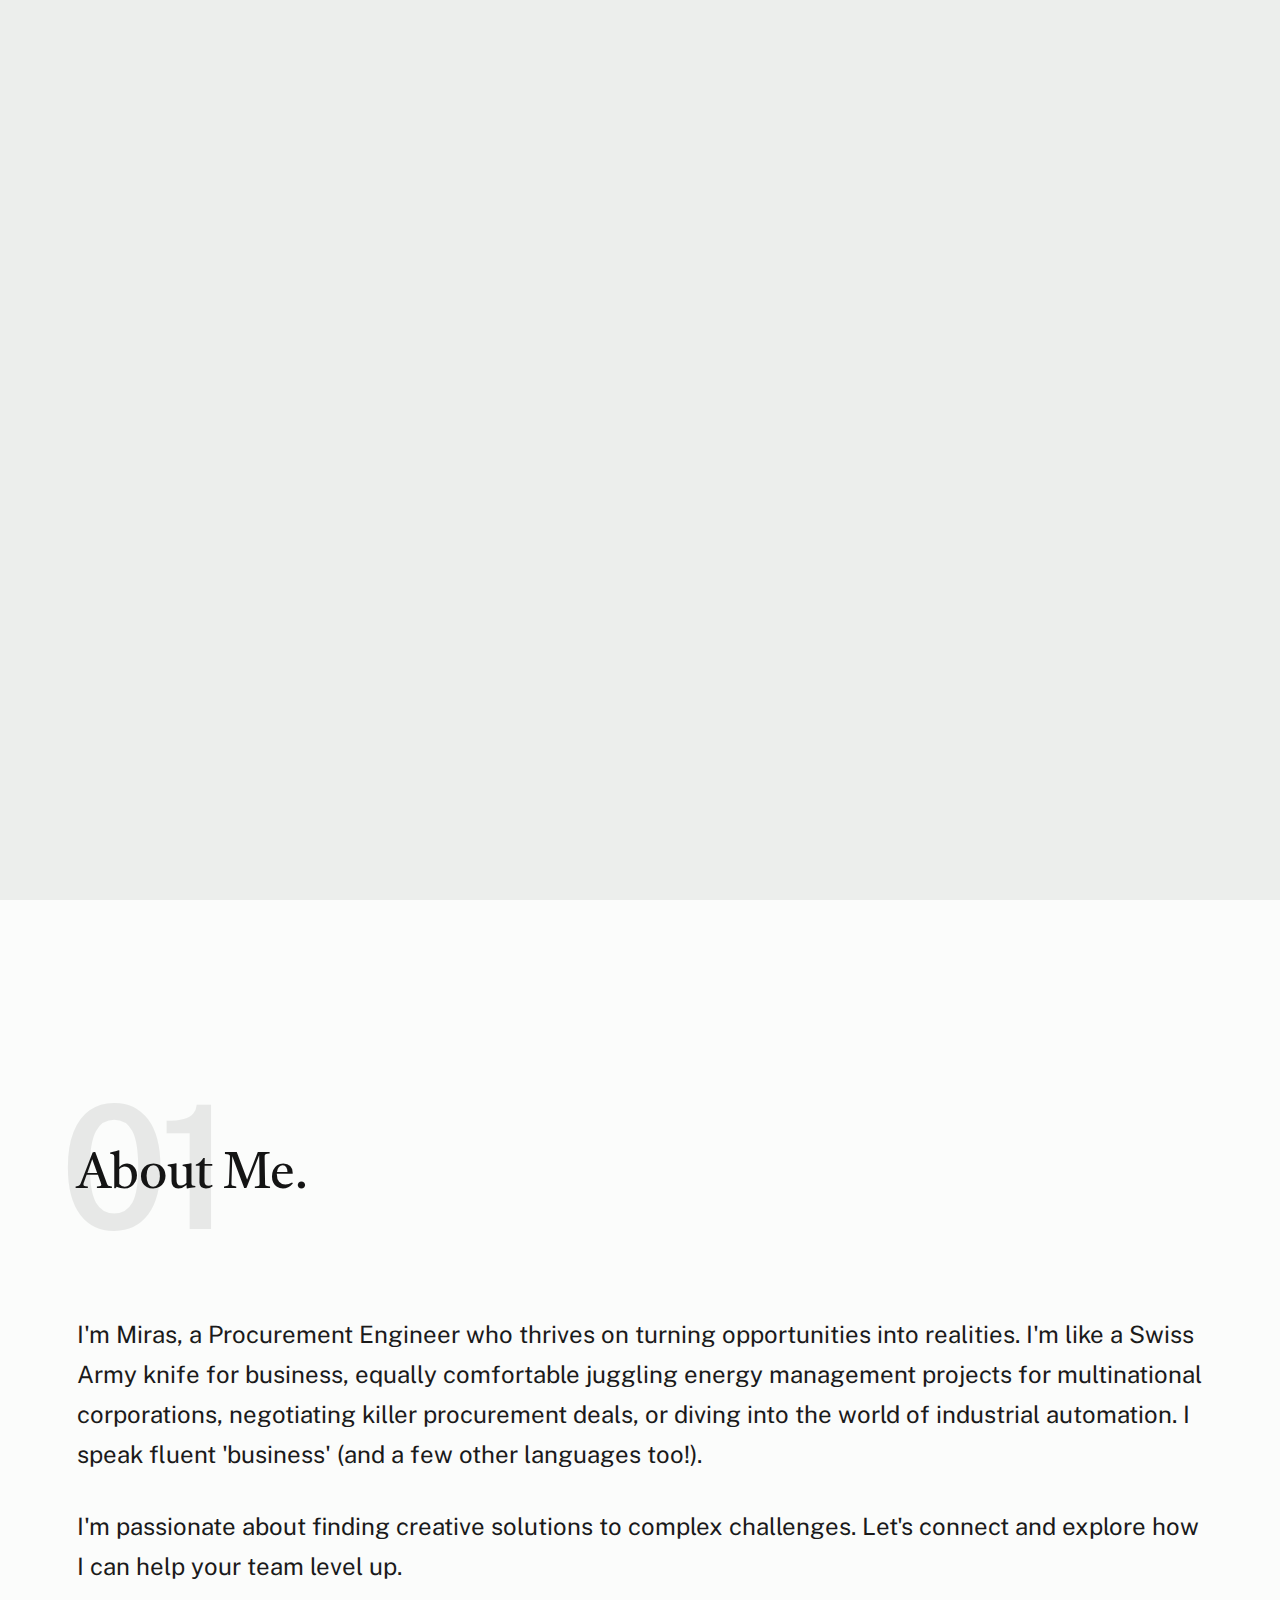
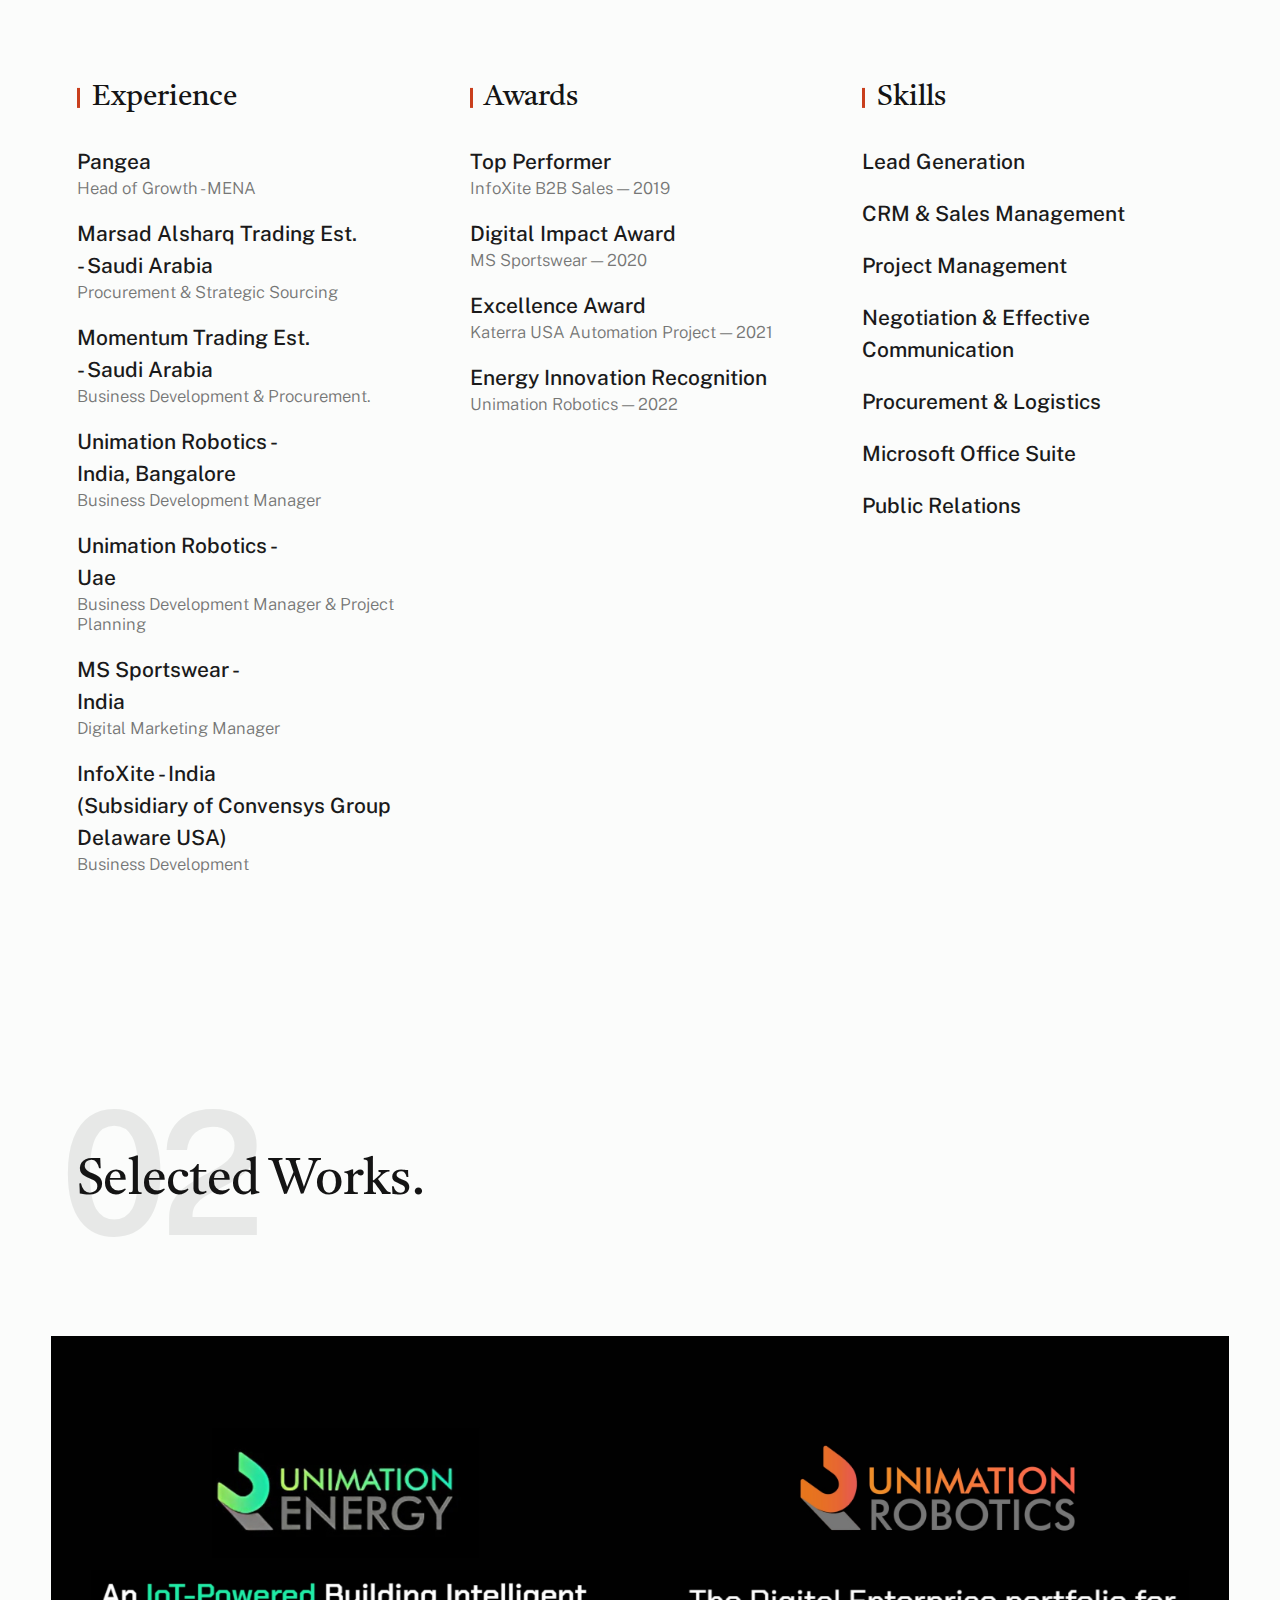
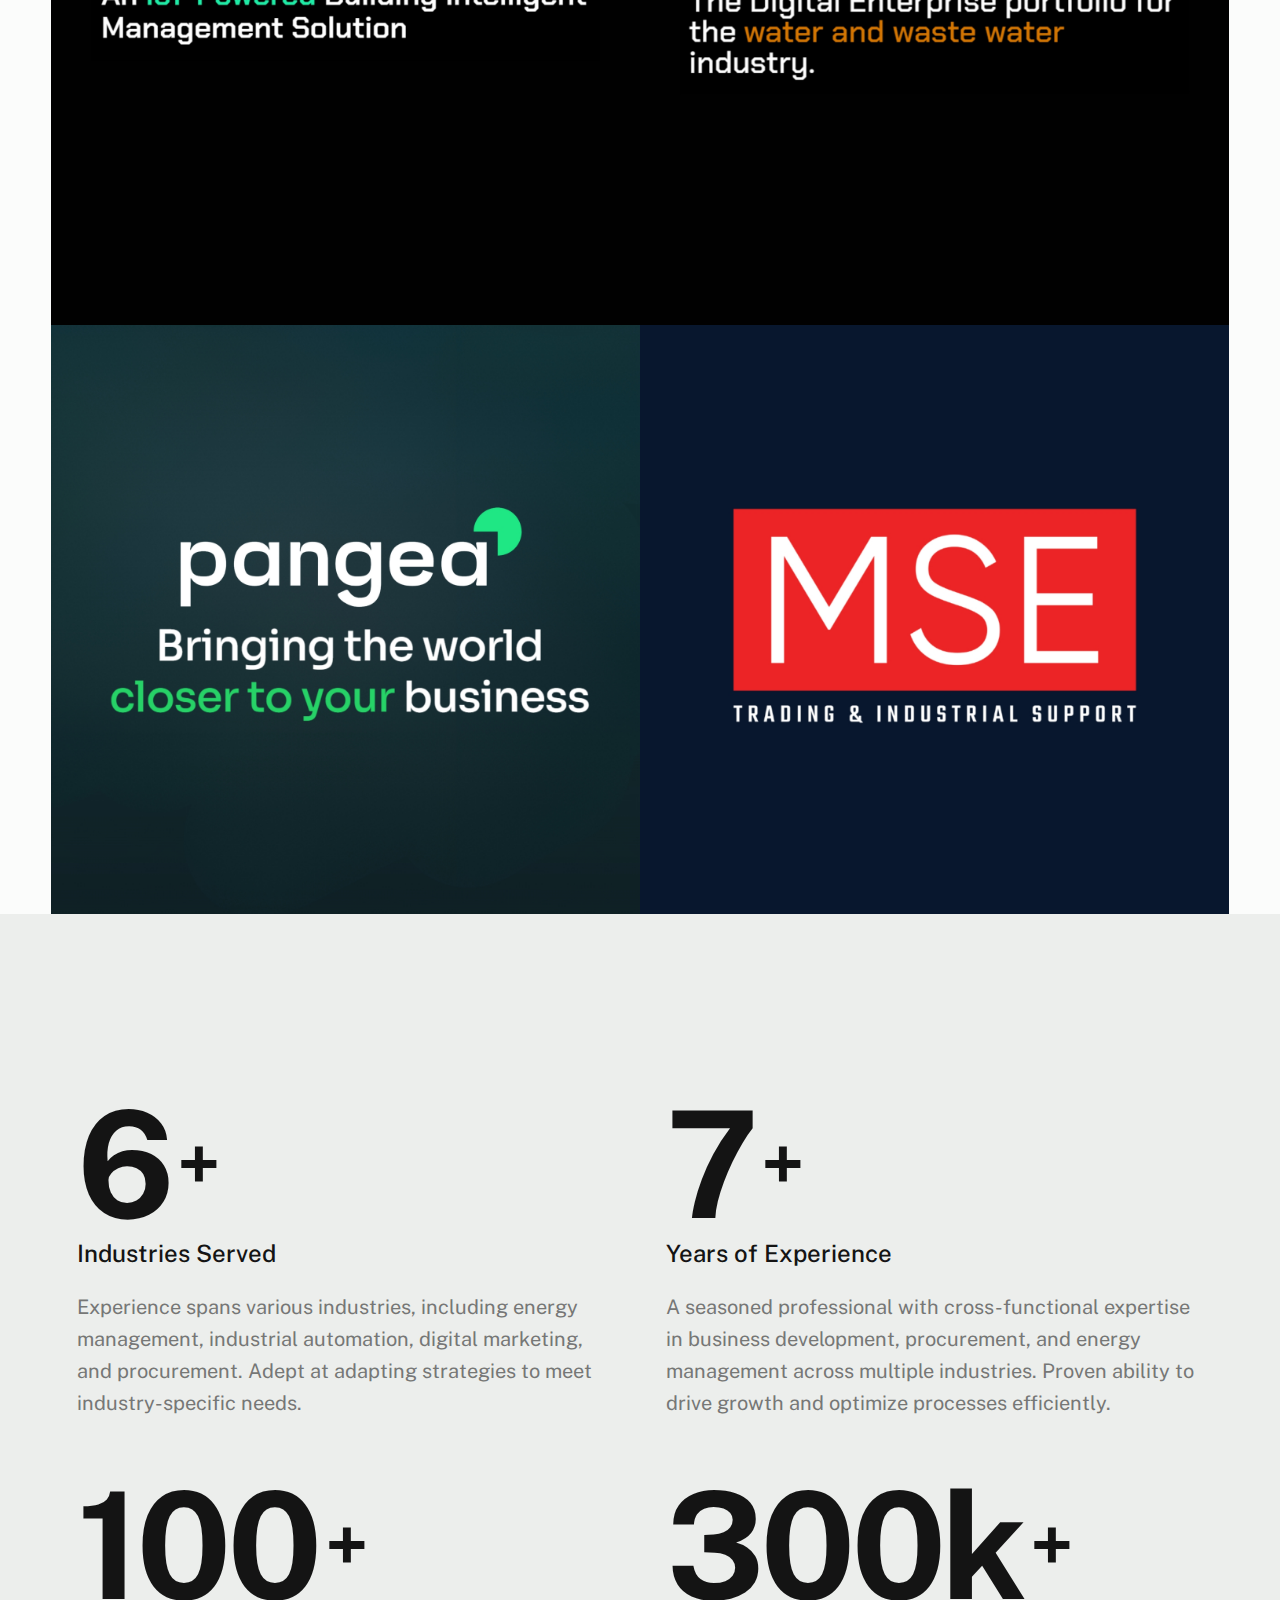
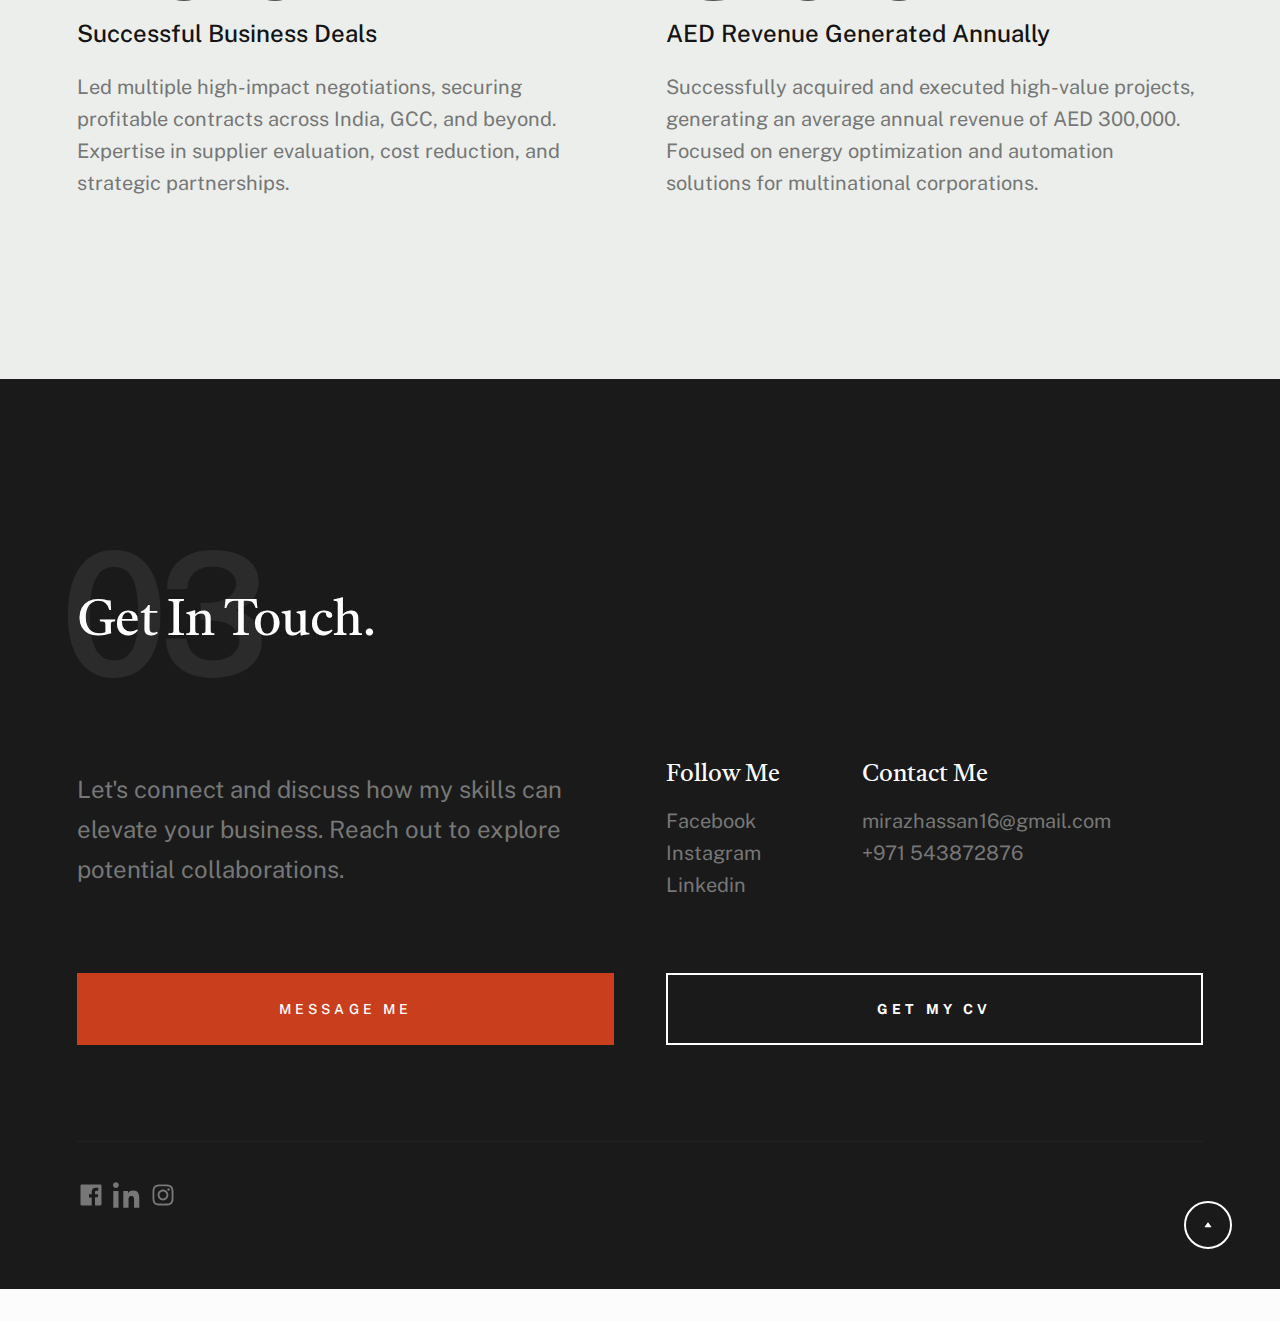
<file: index.html>
<!DOCTYPE html>
<html lang="en" class="no-js" >
<head>
    <meta charset="utf-8">
    <meta name="viewport" content="width=device-width, initial-scale=1">
    <title>Miraz Hassan</title>

    <script>
        document.documentElement.classList.remove('no-js');
        document.documentElement.classList.add('js');
    </script>
    <link rel="stylesheet" href="css/vendor.css">
    <link rel="stylesheet" href="css/styles.css">
    <link rel="apple-touch-icon" sizes="180x180" href="apple-touch-icon.png">
    <link rel="icon" type="image/png" sizes="32x32" href="favicon-32x32.png">
    <link rel="icon" type="image/png" sizes="16x16" href="favicon-16x16.png">
    <link rel="manifest" href="site.webmanifest">

</head>


<body id="top">
<!-- preloader -->
    <div id="preloader">
        <div id="loader" class="dots-fade">
            <div></div>
            <div></div>
            <div></div>
        </div>
    </div>


    <!-- page wrap -->
    <div id="page" class="s-pagewrap">


        <!-- # site header-->
        <header class="s-header">
            <div class="row s-header__inner">

                <div class="s-header__block">
                    <div class="s-header__logo">
                        <a class="logo" href="index.html">
                            <img src="images/logo.svg" alt="Homepage">
                        </a>
                    </div>

                    <a class="s-header__menu-toggle" href="#0"><span>Menu</span></a>
                </div> <!-- end s-header__block -->

                <nav class="s-header__nav">    
                    <ul class="s-header__menu-links">
                        <li class="current"><a class="smoothscroll" href="#intro">Intro</a></li>
                        <li><a class="smoothscroll" href="#about">About</a></li>
                        <li><a class="smoothscroll" href="#works">Works</a></li>
                        <li><a class="smoothscroll" href="#footer">Contact</a></li>
                    </ul>   
                </nav> 

            </div>
        </header>


        <!-- # intro -->
        <section id="intro" class="s-intro target-section">

            <div class="row s-intro__content width-sixteen-col">
                <div class="column lg-12 s-intro__content-inner grid-block grid-16">
                    
                    <div class="s-intro__content-text">

                        <div class="s-intro__content-pretitle text-pretitle">Hello</div>
                        <h1 class="s-intro__content-title">
                        I'm Miras Hasan <br>
                        Procurement <br>
                        Engineer
                        </h1>                            

                        <div class="s-intro__content-btns">
                            <a class="smoothscroll btn" href="#about">More About Me</a>
                            <a class="smoothscroll btn btn--stroke" href="#footer">Get In Touch</a>
                        </div>   

                    </div>                     
                    
                </div>  
            </div>

            <ul class="s-intro__social social-list">
                <li>
                    <a href="https://www.facebook.com/mirasz40">
                        <svg xmlns="http://www.w3.org/2000/svg" width="24" height="24" viewBox="0 0 24 24" style="fill:rgba(0, 0, 0, 1);transform:;-ms-filter:"><path d="M20,3H4C3.447,3,3,3.448,3,4v16c0,0.552,0.447,1,1,1h8.615v-6.96h-2.338v-2.725h2.338v-2c0-2.325,1.42-3.592,3.5-3.592 c0.699-0.002,1.399,0.034,2.095,0.107v2.42h-1.435c-1.128,0-1.348,0.538-1.348,1.325v1.735h2.697l-0.35,2.725h-2.348V21H20 c0.553,0,1-0.448,1-1V4C21,3.448,20.553,3,20,3z"></path></svg>
                        <span class="u-screen-reader-text">Facebook</span>
                    </a>
                </li>
                <li>
                    <a href="https://www.linkedin.com/in/miraz-hassan">
                        <svg xmlns="http://www.w3.org/2000/svg" width="24" height="24" viewBox="0 0 24 24" style="fill:rgba(0, 0, 0, 1);transform:;-ms-filter:"><path d="M4.983 3.5C4.983 2.12 3.873 1 2.491 1S0 2.12 0 3.5c0 1.38 1.11 2.5 2.491 2.5 1.382 0 2.492-1.12 2.492-2.5zM.24 8.5h4.5V23h-4.5V8.5zM8.482 8.5h4.311v2.004h.062c.601-1.137 2.073-2.337 4.268-2.337 4.561 0 5.407 3.004 5.407 6.908V23h-4.5v-6.573c0-1.566-.028-3.584-2.185-3.584-2.187 0-2.52 1.707-2.52 3.467V23h-4.5V8.5z"></path></svg>
                        <span class="u-screen-reader-text">Linkedin</span>
                    </a>
                </li>
                <li>
                    <a href="https://www.instagram.com/mirazhsn?igsh=MWVrZW0zZWltOTN3eQ%3D%3D&utm_source=qr">
                        <svg xmlns="http://www.w3.org/2000/svg" width="24" height="24" viewBox="0 0 24 24" style="fill:rgba(0, 0, 0, 1);transform:;-ms-filter:"><path d="M11.999,7.377c-2.554,0-4.623,2.07-4.623,4.623c0,2.554,2.069,4.624,4.623,4.624c2.552,0,4.623-2.07,4.623-4.624 C16.622,9.447,14.551,7.377,11.999,7.377L11.999,7.377z M11.999,15.004c-1.659,0-3.004-1.345-3.004-3.003 c0-1.659,1.345-3.003,3.004-3.003s3.002,1.344,3.002,3.003C15.001,13.659,13.658,15.004,11.999,15.004L11.999,15.004z"></path><circle cx="16.806" cy="7.207" r="1.078"></circle><path d="M20.533,6.111c-0.469-1.209-1.424-2.165-2.633-2.632c-0.699-0.263-1.438-0.404-2.186-0.42 c-0.963-0.042-1.268-0.054-3.71-0.054s-2.755,0-3.71,0.054C7.548,3.074,6.809,3.215,6.11,3.479C4.9,3.946,3.945,4.902,3.477,6.111 c-0.263,0.7-0.404,1.438-0.419,2.186c-0.043,0.962-0.056,1.267-0.056,3.71c0,2.442,0,2.753,0.056,3.71 c0.015,0.748,0.156,1.486,0.419,2.187c0.469,1.208,1.424,2.164,2.634,2.632c0.696,0.272,1.435,0.426,2.185,0.45 c0.963,0.042,1.268,0.055,3.71,0.055s2.755,0,3.71-0.055c0.747-0.015,1.486-0.157,2.186-0.419c1.209-0.469,2.164-1.424,2.633-2.633 c0.263-0.7,0.404-1.438,0.419-2.186c0.043-0.962,0.056-1.267,0.056-3.71s0-2.753-0.056-3.71C20.941,7.57,20.801,6.819,20.533,6.111z M19.315,15.643c-0.007,0.576-0.111,1.147-0.311,1.688c-0.305,0.787-0.926,1.409-1.712,1.711c-0.535,0.199-1.099,0.303-1.67,0.311 c-0.95,0.044-1.218,0.055-3.654,0.055c-2.438,0-2.687,0-3.655-0.055c-0.569-0.007-1.135-0.112-1.669-0.311 c-0.789-0.301-1.414-0.923-1.719-1.711c-0.196-0.534-0.302-1.099-0.311-1.669c-0.043-0.95-0.053-1.218-0.053-3.654 c0-2.437,0-2.686,0.053-3.655c0.007-0.576,0.111-1.146,0.311-1.687c0.305-0.789,0.93-1.41,1.719-1.712 c0.534-0.198,1.1-0.303,1.669-0.311c0.951-0.043,1.218-0.055,3.655-0.055c2.437,0,2.687,0,3.654,0.055 c0.571,0.007,1.135,0.112,1.67,0.311c0.786,0.303,1.407,0.925,1.712,1.712c0.196,0.534,0.302,1.099,0.311,1.669 c0.043,0.951,0.054,1.218,0.054,3.655c0,2.436,0,2.698-0.043,3.654H19.315z"></path></svg>
                        <span class="u-screen-reader-text">Instagram</span>
                    </a>
                </li>  
            </ul> <!-- end s-intro__social -->

            <div class="s-intro__content-media">                               
                <img src="images/intro-bg.jpg" srcset="images/intro-bg.jpg 1x, images/intro-bg.jpg 2x" alt="">
            </div> <!-- s-intro__content-media -->                

            <div class="s-intro__btn-download">
                <a class="btn btn--stroke" href="/images/folio/resume_miras.pdf">Get My CV</a>
            </div> <!-- end s-intro__btn-download -->
            
            <div class="s-intro__scroll-down">
                <a href="#about" class="smoothscroll">
                    <div class="scroll-icon">
                        <svg xmlns="http://www.w3.org/2000/svg" width="24" height="24" viewBox="0 0 24 24" style="fill: rgba(0, 0, 0, 1);transform: ;msFilter:;"><path d="M11.178 19.569a.998.998 0 0 0 1.644 0l9-13A.999.999 0 0 0 21 5H3a1.002 1.002 0 0 0-.822 1.569l9 13z"></path></svg>
                    </div>
                    <span class="scroll-text u-screen-reader-text">Scroll Down</span>
                </a>
            </div> <!-- s-intro__scroll-down -->

        </section> <!-- end s-intro -->


        <!-- # about
        ================================================== -->
        <section id="about" class="s-about target-section">

            <div class="row s-about__content">
                <div class="column xl-12">    
                    
                    <div class="section-header" data-num="01">
                        <h2 class="text-display-title">About Me.</h2>
                    </div> <!-- end section-header -->

                    <p class="attention-getter">
                        I'm Miras, a Procurement Engineer who thrives on turning opportunities into realities.  I'm like a Swiss Army knife for business, equally comfortable juggling energy management projects for multinational corporations, negotiating killer procurement deals, or diving into the world of industrial automation. I speak fluent 'business' (and a few other languages too!).
                    </p>

                    <p class="attention-getter">
                        I'm passionate about finding creative solutions to complex challenges.  Let's connect and explore how I can help your team level up.                     </p>

                    <div class="grid-list-items s-about__blocks">

                        <div class="grid-list-items__item s-about__block">
                            <h4 class="s-about__block-title">Experience</h4>
                            <ul class="s-about__list">
                                <li>
                                    Pangea <br>
                                    <span>Head of Growth - MENA</span>
                                </li>
                                <li>
                                    Marsad Alsharq Trading Est. <br> - Saudi Arabia
                                    <span>Procurement & Strategic Sourcing</span>
                                </li>
                                <li>
                                    Momentum Trading Est. <br> - Saudi Arabia
                                    <span>Business Development & Procurement.</span>
                                </li>
                                <li>
                                    Unimation Robotics -<br>India, Bangalore
                                    <span>Business Development Manager</span>
                                </li>
                                <li>
                                    Unimation Robotics -<br>Uae
                                    <span>Business Development Manager & Project Planning</span>
                                </li>
                                <li>
                                    MS Sportswear - <br>India
                                    <span>Digital Marketing Manager</span>
                                </li>
                                <li>
                                    InfoXite - India <br>(Subsidiary of Convensys Group Delaware USA)
                                    <span>Business Development</span>
                                </li>
                            </ul>
                        </div> <!--end s-about__block -->

                        <div class="grid-list-items__item s-about__block">
                            <h4 class="s-about__block-title">Awards</h4>

                            <ul class="s-about__list">
                                <li>
                                        Top Performer
                                        <span>InfoXite B2B Sales — 2019</span>
                                    </a>                                        
                                </li><li>
                                        Digital Impact Award
                                        <span>MS Sportswear — 2020</span>
                                    </a>                                        
                                </li>
                                <li>
                                        Excellence Award
                                        <span>Katerra USA Automation Project — 2021</span>
                                    </a>
                                </li>
                                <li>
                                        Energy Innovation Recognition   
                                        <span>Unimation Robotics — 2022</span>
                                    </a>
                                </li>
                            </ul>
                        </div> <!--end s-about__block -->
                        
                        <div class="grid-list-items__item s-about__block">
                            <h4 class="s-about__block-title">Skills</h4>

                            <ul class="s-about__list">
                                <li>
                                    Lead Generation
                                </li>
                                <li>
                                    CRM & Sales Management
                                </li>
                                <li>
                                    Project Management
                                </li>
                                <li>
                                    Negotiation & Effective Communication
                                </li>
                                <li>
                                    Procurement & Logistics
                                </li>
                                <li>
                                    Microsoft Office Suite
                                </li>
                                <li>
                                    Public Relations
                                </li>
                            </ul>
                        </div> 

                    </div>

                </div> 
            </div> 
            
        </section> 



        <!-- # works
        ================================================== -->
        <section id="works" class="s-works target-section">

            <div class="row">
                <div class="column xl-12">
                    <div class="section-header" data-num="02">
                        <h2 class="text-display-title">Selected Works.</h2>
                    </div> <!-- end section-header -->
                </div>
            </div>

            <div class="row folio-entries">

                <div class="column entry">
                    <a href="images/folio/gallery/intelligent_building_management_system.png" class="entry__link glightbox" data-glightbox="title: Intelligent Building Management System; description: .entry__desc-01">
                        <div class="entry__thumb">
                            <img src="images/folio/intelligent_building_management_system_1.jpg" srcset="images/folio/intelligent_building_management_system_1.jpg, images/folio/intelligent_building_management_system_1.jpg 2x" alt="">
                        </div>
                        <div class="entry__info">
                            <h4 class="entry__title">Intelligent Building Management System</h4>
                            <div class="entry__cat">Adani Ports and SEZ, Adani Group</div>
                        </div>
                    </a>

                    <div class="glightbox-desc entry__desc-01">
                        <p>
                        Successfully completed IoT solution 
                        for India's Largest Private Port 
                        Adani Ports and SEZ, 
                        <a href="https://www.linkedin.com/posts/unimation-energy%2E_iot-success-adanigroup-activity-7039495056768081920-C-cB?utm_source=share&utm_medium=member_desktop&rcm=ACoAAD1ZhUEBfLFCQxkT2chndk2-7otAyvS6kS0">Project Link</a>.
                        </p>
                    </div>
                </div> <!-- entry -->

                <div class="column entry">
                    <a href="images/folio/gallery/smart_water_management_solution.png" class="entry__link glightbox" data-glightbox="title: Smart Water Management solution; description: .entry__desc-02">
                        <div class="entry__thumb">
                            <img src="images/folio/smart_water_management_solution_1.jpg" srcset="images/folio/smart_water_management_solution_1.jpg, images/folio/smart_water_management_solution_1.jpg" alt="">
                        </div>
                        <div class="entry__info">
                            <h4 class="entry__title">Smart Water Management solution</h4>
                            <div class="entry__cat">Transpek Industries ltd</div>
                        </div>
                    </a>

                    <div class="glightbox-desc entry__desc-02">
                        <p>
                        Dedicated to offering a comfortable environment to live while saving Water and Energy
                        Transpek deployed UnimationCloud based real time monitoring and control of water 
                        management solutions
                        <a href="https://www.linkedin.com/posts/unimation-energy%2E_unimationenergy-waterindustry-watermanagement-activity-6869884137138913280-YNKU?utm_source=share&utm_medium=member_desktop&rcm=ACoAAD1ZhUEBfLFCQxkT2chndk2-7otAyvS6kS0">Project Link</a>.
                        </p>
                    </div>
                </div> <!-- entry -->

                <div class="column entry">
                    <a href="images/folio/gallery/pangea.png" class="entry__link glightbox" data-glightbox="title: Pangea; description: .entry__desc-03">
                        <div class="entry__thumb">
                            <img src="images/folio/pangea1.jpg" srcset="images/folio/pangea1.jpg, images/folio/pangea1.jpg" alt="">
                        </div>
                        <div class="entry__info">
                            <h4 class="entry__title">Pangea</h4>
                            <div class="entry__cat">Prospect Development</div>
                        </div>
                    </a>

                    <div class="glightbox-desc entry__desc-03">
                        <p>
                         Pangea brings businesses together across global markets. 
                         to scale businesses beyond borders, 
                         connect with the right prospects, 
                         and unlock new opportunities worldwide.
                        <a href="https://thepangea.in/?fbclid=PAZXh0bgNhZW0CMTEAAacoRNx4V3oMYOceWH2tur2ym8uCYDn45S051IgZC-EtdTH5sXrWJAJTyL-7uw_aem_xGUgg3emvcuCkQugDs1QPw#about">Project Link</a>.
                        </p>
                    </div>
                </div> <!-- entry -->

                <div class="column entry">
                    <a href="images/folio/gallery/mse1x.png" class="entry__link glightbox" data-glightbox="title:Marsad Alsharq Trading Est.; description: .entry__desc-04">
                        <div class="entry__thumb">
                            <img src="images/folio/mse.jpg" srcset="images/folio/mse.jpg, images/folio/mse.jpg" alt="">
                        </div>
                        <div class="entry__info">
                            <h4 class="entry__title">Marsad Alsharq Trading Est.</h4>
                            <div class="entry__cat">Trading & Industrial Support</div>
                        </div>
                    </a>

                    <div class="glightbox-desc entry__desc-04">
                        <p>
                        Global in industrial and refinery projects, utilizing safe and eco-friendly technologies.
                        <a href="https://msetrades.com">Project Link</a>.
                        </p>
                    </div>
                </div> <!-- entry -->
            </div> <!-- folio entries -->


          
        <!-- # numbers
        ================================================== -->
        <section id="numbers" class="s-numbers">

            <div class="row counter-items">
                <div class="column counter-items__item">
                    <div class="num">
                        6
                        <span>+</span>
                    </div>
                    <h5>Industries Served</h5>
                    <p>
                        Experience spans various industries, including energy management, 
                        industrial automation, digital marketing, and procurement. 
                        Adept at adapting strategies 
                        to meet industry-specific needs.
                    </p>
                </div> <!-- end counter-items__item -->

                <div class="column counter-items__item">
                    <div class="num">
                        7
                        <span>+</span>
                    </div>
                    <h5>Years of Experience</h5>
                    <p>
                        A seasoned professional with cross-functional expertise 
                        in business development, procurement, and energy management across multiple industries. 
                        Proven ability to drive growth and optimize processes efficiently. 
                    </p>
                </div> <!-- end counter-items__item -->

                <div class="column counter-items__item">
                    <div class="num">
                        100
                        <span>+</span>
                    </div>
                    <h5>Successful Business Deals</h5>
                    <p>
                        Led multiple high-impact negotiations, securing profitable contracts across India, GCC, and beyond. Expertise in supplier evaluation, cost reduction, and strategic partnerships.
                    </p>
                </div> <!-- end counter-items__item -->

                <div class="column counter-items__item">
                    <div class="num">
                        300k
                        <span>+</span>
                    </div>
                    <h5>AED Revenue Generated Annually</h5>
                    <p>
                        Successfully acquired and executed high-value projects, generating an average annual revenue of AED 300,000. Focused on energy optimization and automation solutions for multinational corporations.
                    </p>
                </div> <!-- end counter-items__item -->

            </div>  <!-- end counter-items -->

        </section> <!-- end s-numbers -->


        <!-- # footer 
        ================================================== -->
        <footer id="footer" class="s-footer target-section">

            <div class="row">
                <div class="column lg-12">
                    <div class="section-header light-on-dark" data-num="03">
                        <h2 class="text-display-title">Get In Touch.</h2>
                    </div> <!-- end section-header -->
                </div>
            </div>

            <div class="row s-footer__content">

                <div class="column xl-6 md-12 s-footer__block s-footer__about">                    
                    <p class="attention-getter">
                        Let's connect and discuss how my skills can elevate your business.  Reach out to explore potential collaborations.
                    </p>               
                </div> <!-- end section-footer__about -->

                <div class="column xl-6 md-12 s-footer__block s-footer__site-links">
                    <div class="row">
                        <div class="column xl-4 lg-5 md-6 tab-12">
                            <h5>Follow Me</h5>
                            <ul class="link-list">
                                <li><a href="">Facebook</a></li>
                                <li><a href="https://www.instagram.com/mirazhsn?igsh=MWVrZW0zZWltOTN3eQ%3D%3D&utm_source=qr">Instagram</a></li>
                                <li><a href="https://www.linkedin.com/in/miraz-hassan">Linkedin</a></li>
                            </ul>
                        </div>
                        <div class="column xl-6 md-6 tab-12">
                            <h5>Contact Me</h5>
                            <ul class="link-list">
                                <li><a href="mailto:mirazhassan16@gmail.com">mirazhassan16@gmail.com</a></li>
                                <li><a href="+971 543872876">+971 543872876</a></li>
                            </ul> 
                        </div>
                    </div>                    
                </div> <!-- end section-footer__site-links -->

            </div> <!-- end section-footer__content -->


            <div class="row s-footer__buttons">
               
                <div class="column xl-6 tab-12">
                    <a href="mailto:mirazhassan16@gmail.com" class="btn btn--primary btn--large u-fullwidth">Message Me</a>
                </div>
          
                <div class="column xl-6 tab-12">                    
                    <a href="/images/folio/resume_miras.pdf" class="btn btn--stroke btn--large u-fullwidth">Get My CV</a>
                </div>
            
            </div> <!-- end section-footer__buttons -->              
            
            <div class="row s-footer__bottom">
                
                <div class="column xl-6 lg-12">
                    <ul class="s-footer__social social-list">
                        <li>
                            <a href="https://www.facebook.com/mirasz40">
                                <svg xmlns="http://www.w3.org/2000/svg" width="24" height="24" viewBox="0 0 24 24" style="fill:rgba(0, 0, 0, 1);transform:;-ms-filter:"><path d="M20,3H4C3.447,3,3,3.448,3,4v16c0,0.552,0.447,1,1,1h8.615v-6.96h-2.338v-2.725h2.338v-2c0-2.325,1.42-3.592,3.5-3.592 c0.699-0.002,1.399,0.034,2.095,0.107v2.42h-1.435c-1.128,0-1.348,0.538-1.348,1.325v1.735h2.697l-0.35,2.725h-2.348V21H20 c0.553,0,1-0.448,1-1V4C21,3.448,20.553,3,20,3z"></path></svg>
                                <span class="u-screen-reader-text">Facebook</span>
                            </a>
                        </li>
                        <li>
                            <a href="https://www.linkedin.com/in/miraz-hassan">
                                <svg xmlns="http://www.w3.org/2000/svg" width="24" height="24" viewBox="0 0 24 24" style="fill:rgba(0, 0, 0, 1);transform:;-ms-filter:"><path d="M4.983 3.5C4.983 2.12 3.873 1 2.491 1S0 2.12 0 3.5c0 1.38 1.11 2.5 2.491 2.5 1.382 0 2.492-1.12 2.492-2.5zM.24 8.5h4.5V23h-4.5V8.5zM8.482 8.5h4.311v2.004h.062c.601-1.137 2.073-2.337 4.268-2.337 4.561 0 5.407 3.004 5.407 6.908V23h-4.5v-6.573c0-1.566-.028-3.584-2.185-3.584-2.187 0-2.52 1.707-2.52 3.467V23h-4.5V8.5z"></path></svg>
                                <span class="u-screen-reader-text">Linkedin</span>
                            </a>
                        </li>
                        <li>
                            <a href="https://www.instagram.com/mirazhsn?igsh=MWVrZW0zZWltOTN3eQ%3D%3D&utm_source=qr">
                                <svg xmlns="http://www.w3.org/2000/svg" width="24" height="24" viewBox="0 0 24 24" style="fill:rgba(0, 0, 0, 1);transform:;-ms-filter:"><path d="M11.999,7.377c-2.554,0-4.623,2.07-4.623,4.623c0,2.554,2.069,4.624,4.623,4.624c2.552,0,4.623-2.07,4.623-4.624 C16.622,9.447,14.551,7.377,11.999,7.377L11.999,7.377z M11.999,15.004c-1.659,0-3.004-1.345-3.004-3.003 c0-1.659,1.345-3.003,3.004-3.003s3.002,1.344,3.002,3.003C15.001,13.659,13.658,15.004,11.999,15.004L11.999,15.004z"></path><circle cx="16.806" cy="7.207" r="1.078"></circle><path d="M20.533,6.111c-0.469-1.209-1.424-2.165-2.633-2.632c-0.699-0.263-1.438-0.404-2.186-0.42 c-0.963-0.042-1.268-0.054-3.71-0.054s-2.755,0-3.71,0.054C7.548,3.074,6.809,3.215,6.11,3.479C4.9,3.946,3.945,4.902,3.477,6.111 c-0.263,0.7-0.404,1.438-0.419,2.186c-0.043,0.962-0.056,1.267-0.056,3.71c0,2.442,0,2.753,0.056,3.71 c0.015,0.748,0.156,1.486,0.419,2.187c0.469,1.208,1.424,2.164,2.634,2.632c0.696,0.272,1.435,0.426,2.185,0.45 c0.963,0.042,1.268,0.055,3.71,0.055s2.755,0,3.71-0.055c0.747-0.015,1.486-0.157,2.186-0.419c1.209-0.469,2.164-1.424,2.633-2.633 c0.263-0.7,0.404-1.438,0.419-2.186c0.043-0.962,0.056-1.267,0.056-3.71s0-2.753-0.056-3.71C20.941,7.57,20.801,6.819,20.533,6.111z M19.315,15.643c-0.007,0.576-0.111,1.147-0.311,1.688c-0.305,0.787-0.926,1.409-1.712,1.711c-0.535,0.199-1.099,0.303-1.67,0.311 c-0.95,0.044-1.218,0.055-3.654,0.055c-2.438,0-2.687,0-3.655-0.055c-0.569-0.007-1.135-0.112-1.669-0.311 c-0.789-0.301-1.414-0.923-1.719-1.711c-0.196-0.534-0.302-1.099-0.311-1.669c-0.043-0.95-0.053-1.218-0.053-3.654 c0-2.437,0-2.686,0.053-3.655c0.007-0.576,0.111-1.146,0.311-1.687c0.305-0.789,0.93-1.41,1.719-1.712 c0.534-0.198,1.1-0.303,1.669-0.311c0.951-0.043,1.218-0.055,3.655-0.055c2.437,0,2.687,0,3.654,0.055 c0.571,0.007,1.135,0.112,1.67,0.311c0.786,0.303,1.407,0.925,1.712,1.712c0.196,0.534,0.302,1.099,0.311,1.669 c0.043,0.951,0.054,1.218,0.054,3.655c0,2.436,0,2.698-0.043,3.654H19.315z"></path></svg>
                                <span class="u-screen-reader-text">Instagram</span>
                                
                            </a>
                        </li>
                    </ul> 
                </div> <!-- end section-footer__social -->

            </div> <!-- end section-footer__bottom -->          

            <div class="ss-go-top">
                <a class="smoothscroll" title="Back to Top" href="#top">                 
                    <svg xmlns="http://www.w3.org/2000/svg" width="24" height="24" viewBox="0 0 24 24" style="fill: rgba(0, 0, 0, 1);transform: ;msFilter:;"><path d="M5.536 21.886a1.004 1.004 0 0 0 1.033-.064l13-9a1 1 0 0 0 0-1.644l-13-9A1 1 0 0 0 5 3v18a1 1 0 0 0 .536.886z"></path></svg>
                </a>                                
                <span>Back To Top</span>   
            </div> <!-- end ss-go-top -->
            
        </footer> <!-- end s-footer -->

    </div> <!-- end page-wrap -->


    <!-- Java Script
    ================================================== -->
    <script src="js/plugins.js"></script>
    <script src="js/main.js"></script>

</body>

</html>
</file>
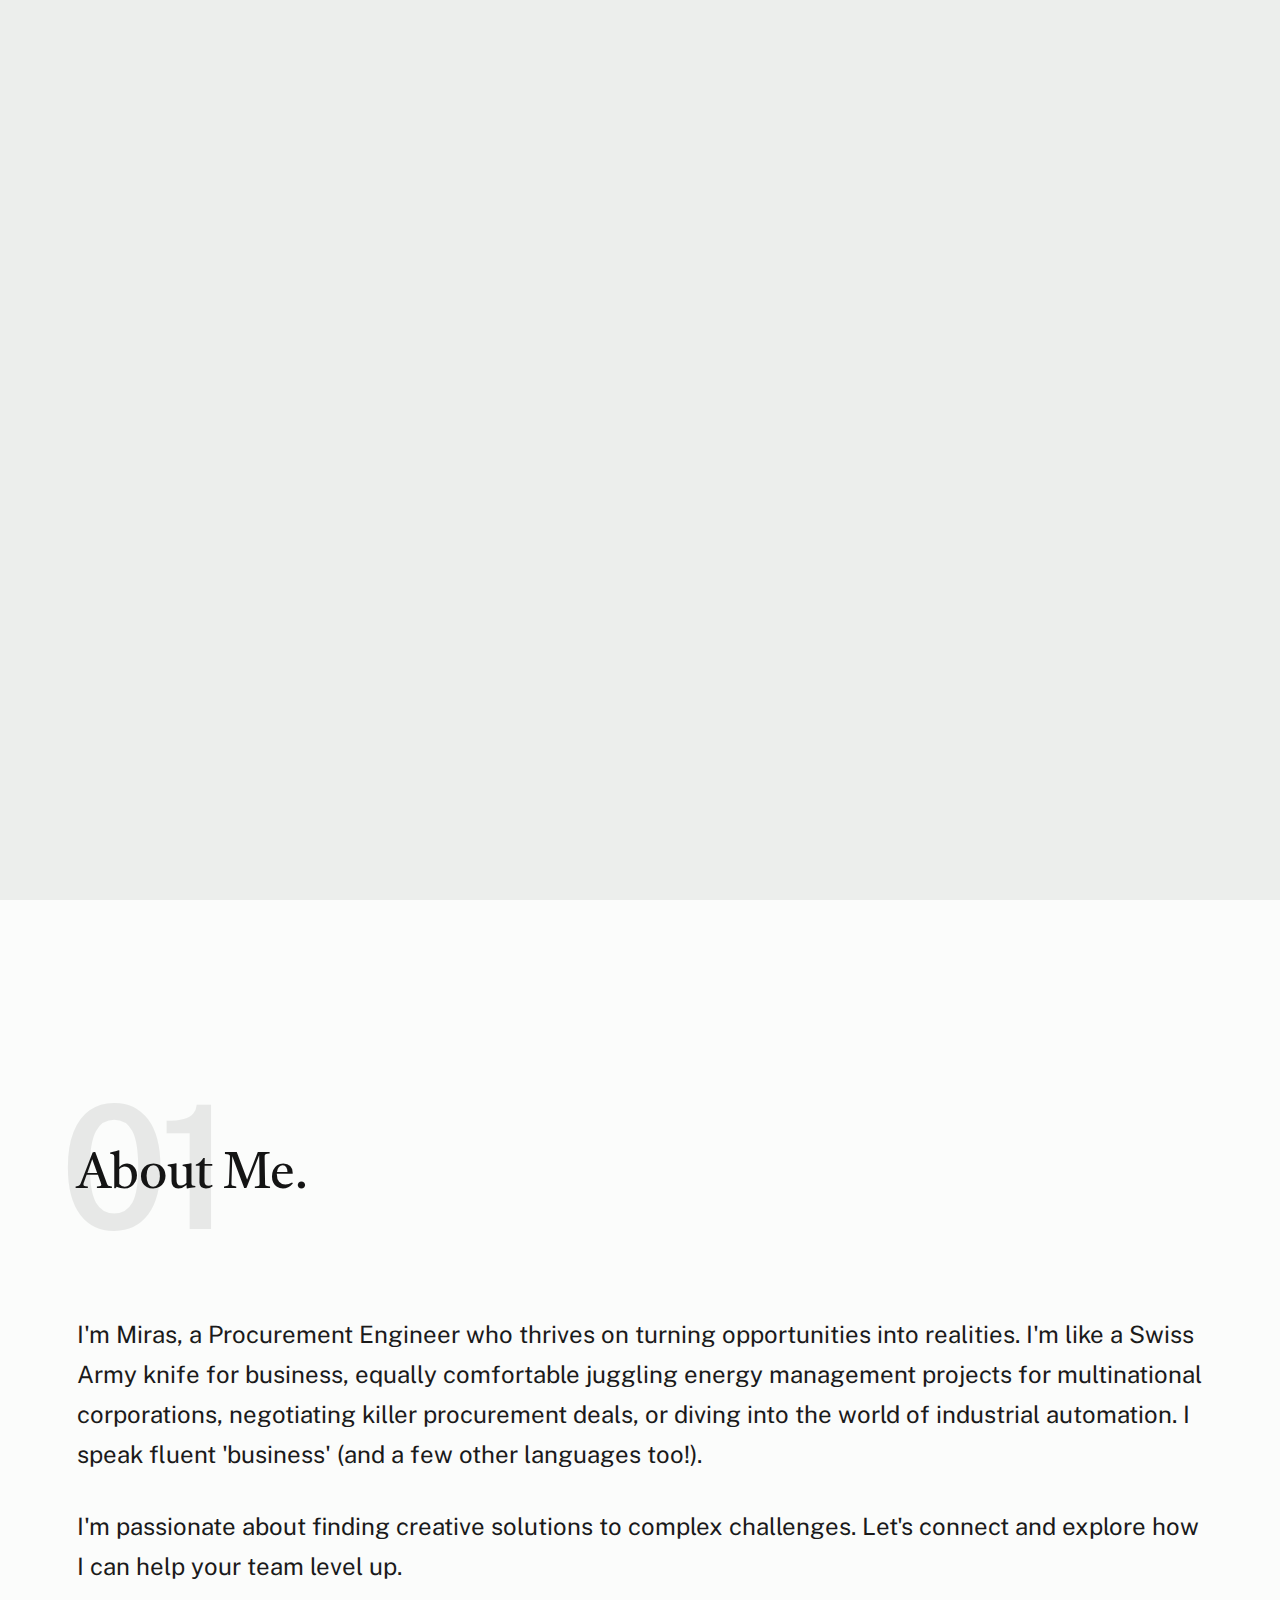
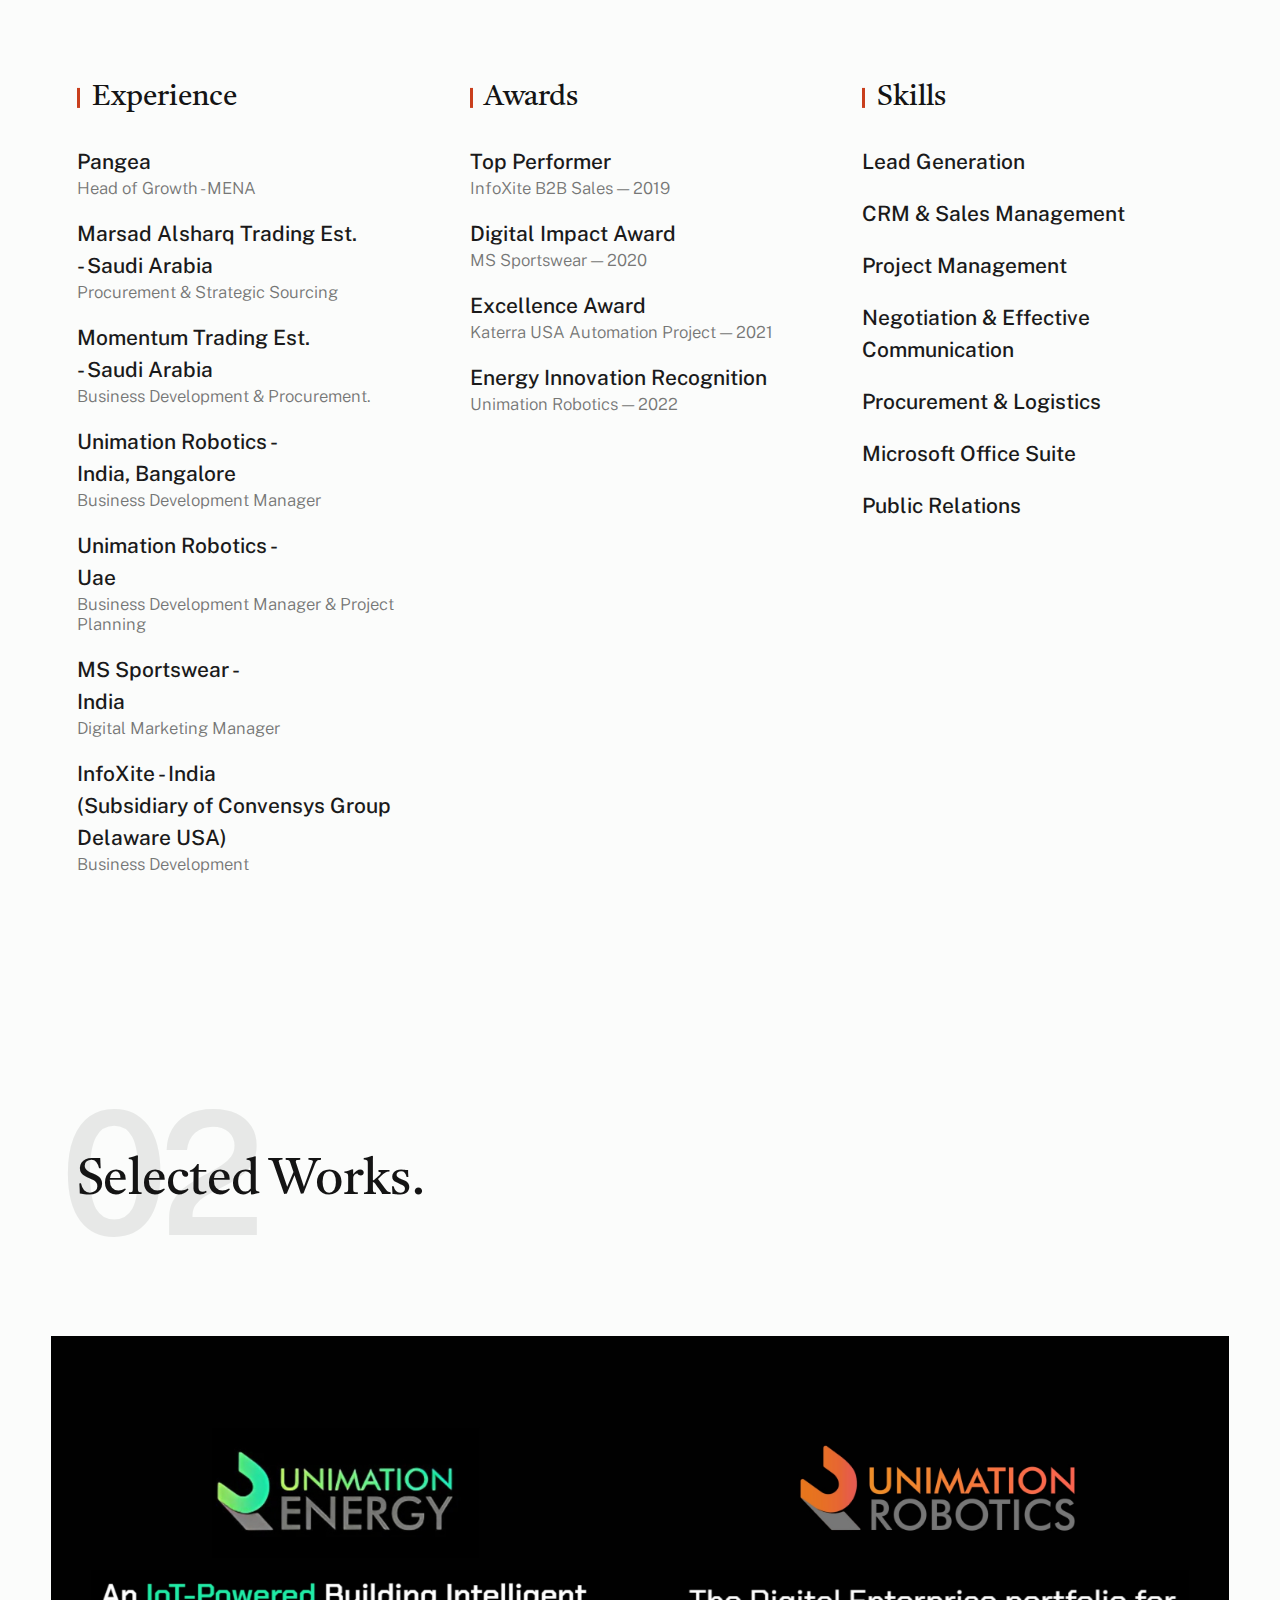
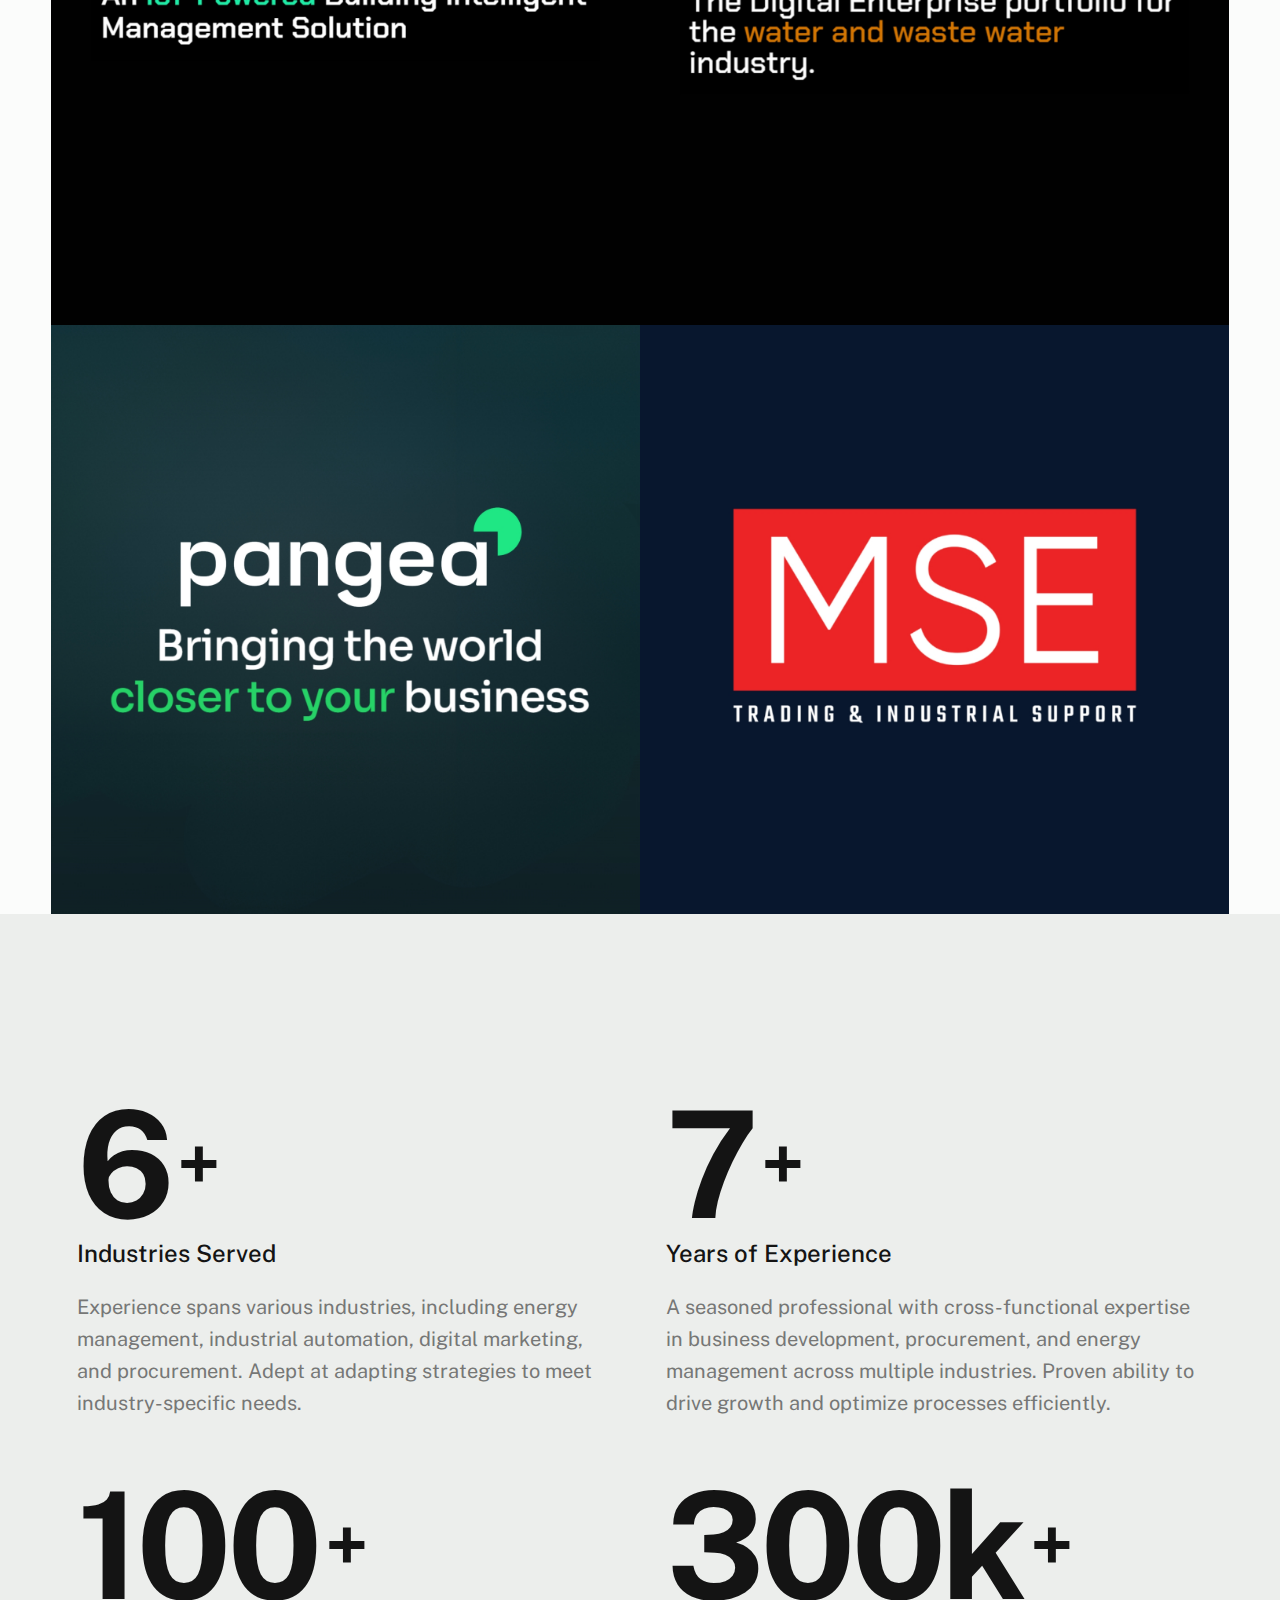
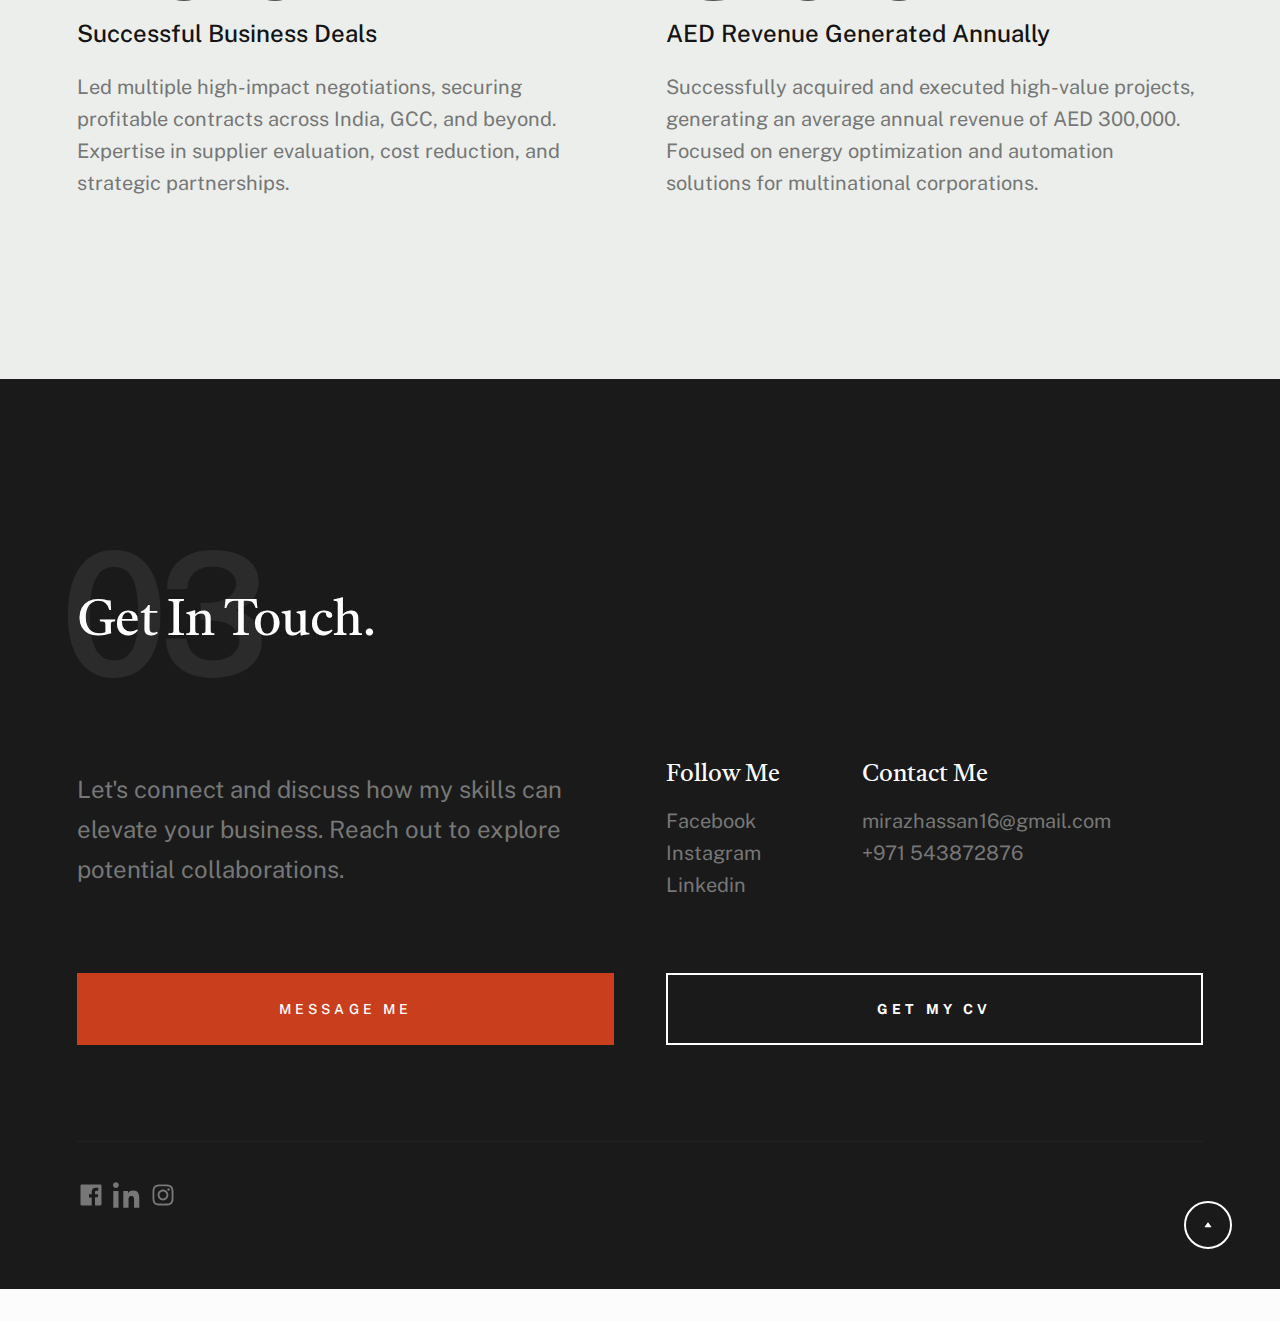
<file: mirashassan/index.html>
<!DOCTYPE html>
<html lang="en" class="no-js" >
<head>
    <meta charset="utf-8">
    <meta name="viewport" content="width=device-width, initial-scale=1">
    <title>Miraz Hassan</title>

    <script>
        document.documentElement.classList.remove('no-js');
        document.documentElement.classList.add('js');
    </script>
    <link rel="stylesheet" href="css/vendor.css">
    <link rel="stylesheet" href="css/styles.css">
    <link rel="apple-touch-icon" sizes="180x180" href="apple-touch-icon.png">
    <link rel="icon" type="image/png" sizes="32x32" href="favicon-32x32.png">
    <link rel="icon" type="image/png" sizes="16x16" href="favicon-16x16.png">
    <link rel="manifest" href="site.webmanifest">

</head>


<body id="top">
<!-- preloader -->
    <div id="preloader">
        <div id="loader" class="dots-fade">
            <div></div>
            <div></div>
            <div></div>
        </div>
    </div>


    <!-- page wrap -->
    <div id="page" class="s-pagewrap">


        <!-- # site header-->
        <header class="s-header">
            <div class="row s-header__inner">

                <div class="s-header__block">
                    <div class="s-header__logo">
                        <a class="logo" href="index.html">
                            <img src="images/logo.svg" alt="Homepage">
                        </a>
                    </div>

                    <a class="s-header__menu-toggle" href="#0"><span>Menu</span></a>
                </div> <!-- end s-header__block -->

                <nav class="s-header__nav">    
                    <ul class="s-header__menu-links">
                        <li class="current"><a class="smoothscroll" href="#intro">Intro</a></li>
                        <li><a class="smoothscroll" href="#about">About</a></li>
                        <li><a class="smoothscroll" href="#works">Works</a></li>
                        <li><a class="smoothscroll" href="#footer">Contact</a></li>
                    </ul>   
                </nav> 

            </div>
        </header>


        <!-- # intro -->
        <section id="intro" class="s-intro target-section">

            <div class="row s-intro__content width-sixteen-col">
                <div class="column lg-12 s-intro__content-inner grid-block grid-16">
                    
                    <div class="s-intro__content-text">

                        <div class="s-intro__content-pretitle text-pretitle">Hello</div>
                        <h1 class="s-intro__content-title">
                        I'm Miras Hasan <br>
                        Procurement <br>
                        Engineer
                        </h1>                            

                        <div class="s-intro__content-btns">
                            <a class="smoothscroll btn" href="#about">More About Me</a>
                            <a class="smoothscroll btn btn--stroke" href="#footer">Get In Touch</a>
                        </div>   

                    </div>                     
                    
                </div>  
            </div>

            <ul class="s-intro__social social-list">
                <li>
                    <a href="https://www.facebook.com/mirasz40">
                        <svg xmlns="http://www.w3.org/2000/svg" width="24" height="24" viewBox="0 0 24 24" style="fill:rgba(0, 0, 0, 1);transform:;-ms-filter:"><path d="M20,3H4C3.447,3,3,3.448,3,4v16c0,0.552,0.447,1,1,1h8.615v-6.96h-2.338v-2.725h2.338v-2c0-2.325,1.42-3.592,3.5-3.592 c0.699-0.002,1.399,0.034,2.095,0.107v2.42h-1.435c-1.128,0-1.348,0.538-1.348,1.325v1.735h2.697l-0.35,2.725h-2.348V21H20 c0.553,0,1-0.448,1-1V4C21,3.448,20.553,3,20,3z"></path></svg>
                        <span class="u-screen-reader-text">Facebook</span>
                    </a>
                </li>
                <li>
                    <a href="https://www.linkedin.com/in/miraz-hassan">
                        <svg xmlns="http://www.w3.org/2000/svg" width="24" height="24" viewBox="0 0 24 24" style="fill:rgba(0, 0, 0, 1);transform:;-ms-filter:"><path d="M4.983 3.5C4.983 2.12 3.873 1 2.491 1S0 2.12 0 3.5c0 1.38 1.11 2.5 2.491 2.5 1.382 0 2.492-1.12 2.492-2.5zM.24 8.5h4.5V23h-4.5V8.5zM8.482 8.5h4.311v2.004h.062c.601-1.137 2.073-2.337 4.268-2.337 4.561 0 5.407 3.004 5.407 6.908V23h-4.5v-6.573c0-1.566-.028-3.584-2.185-3.584-2.187 0-2.52 1.707-2.52 3.467V23h-4.5V8.5z"></path></svg>
                        <span class="u-screen-reader-text">Linkedin</span>
                    </a>
                </li>
                <li>
                    <a href="https://www.instagram.com/mirazhsn?igsh=MWVrZW0zZWltOTN3eQ%3D%3D&utm_source=qr">
                        <svg xmlns="http://www.w3.org/2000/svg" width="24" height="24" viewBox="0 0 24 24" style="fill:rgba(0, 0, 0, 1);transform:;-ms-filter:"><path d="M11.999,7.377c-2.554,0-4.623,2.07-4.623,4.623c0,2.554,2.069,4.624,4.623,4.624c2.552,0,4.623-2.07,4.623-4.624 C16.622,9.447,14.551,7.377,11.999,7.377L11.999,7.377z M11.999,15.004c-1.659,0-3.004-1.345-3.004-3.003 c0-1.659,1.345-3.003,3.004-3.003s3.002,1.344,3.002,3.003C15.001,13.659,13.658,15.004,11.999,15.004L11.999,15.004z"></path><circle cx="16.806" cy="7.207" r="1.078"></circle><path d="M20.533,6.111c-0.469-1.209-1.424-2.165-2.633-2.632c-0.699-0.263-1.438-0.404-2.186-0.42 c-0.963-0.042-1.268-0.054-3.71-0.054s-2.755,0-3.71,0.054C7.548,3.074,6.809,3.215,6.11,3.479C4.9,3.946,3.945,4.902,3.477,6.111 c-0.263,0.7-0.404,1.438-0.419,2.186c-0.043,0.962-0.056,1.267-0.056,3.71c0,2.442,0,2.753,0.056,3.71 c0.015,0.748,0.156,1.486,0.419,2.187c0.469,1.208,1.424,2.164,2.634,2.632c0.696,0.272,1.435,0.426,2.185,0.45 c0.963,0.042,1.268,0.055,3.71,0.055s2.755,0,3.71-0.055c0.747-0.015,1.486-0.157,2.186-0.419c1.209-0.469,2.164-1.424,2.633-2.633 c0.263-0.7,0.404-1.438,0.419-2.186c0.043-0.962,0.056-1.267,0.056-3.71s0-2.753-0.056-3.71C20.941,7.57,20.801,6.819,20.533,6.111z M19.315,15.643c-0.007,0.576-0.111,1.147-0.311,1.688c-0.305,0.787-0.926,1.409-1.712,1.711c-0.535,0.199-1.099,0.303-1.67,0.311 c-0.95,0.044-1.218,0.055-3.654,0.055c-2.438,0-2.687,0-3.655-0.055c-0.569-0.007-1.135-0.112-1.669-0.311 c-0.789-0.301-1.414-0.923-1.719-1.711c-0.196-0.534-0.302-1.099-0.311-1.669c-0.043-0.95-0.053-1.218-0.053-3.654 c0-2.437,0-2.686,0.053-3.655c0.007-0.576,0.111-1.146,0.311-1.687c0.305-0.789,0.93-1.41,1.719-1.712 c0.534-0.198,1.1-0.303,1.669-0.311c0.951-0.043,1.218-0.055,3.655-0.055c2.437,0,2.687,0,3.654,0.055 c0.571,0.007,1.135,0.112,1.67,0.311c0.786,0.303,1.407,0.925,1.712,1.712c0.196,0.534,0.302,1.099,0.311,1.669 c0.043,0.951,0.054,1.218,0.054,3.655c0,2.436,0,2.698-0.043,3.654H19.315z"></path></svg>
                        <span class="u-screen-reader-text">Instagram</span>
                    </a>
                </li>  
            </ul> <!-- end s-intro__social -->

            <div class="s-intro__content-media">                               
                <img src="images/intro-bg.jpg" srcset="images/intro-bg.jpg 1x, images/intro-bg.jpg 2x" alt="">
            </div> <!-- s-intro__content-media -->                

            <div class="s-intro__btn-download">
                <a class="btn btn--stroke" href="/mirashassan/images/resume_miras.pdf">Get My CV</a>
            </div> <!-- end s-intro__btn-download -->
            
            <div class="s-intro__scroll-down">
                <a href="#about" class="smoothscroll">
                    <div class="scroll-icon">
                        <svg xmlns="http://www.w3.org/2000/svg" width="24" height="24" viewBox="0 0 24 24" style="fill: rgba(0, 0, 0, 1);transform: ;msFilter:;"><path d="M11.178 19.569a.998.998 0 0 0 1.644 0l9-13A.999.999 0 0 0 21 5H3a1.002 1.002 0 0 0-.822 1.569l9 13z"></path></svg>
                    </div>
                    <span class="scroll-text u-screen-reader-text">Scroll Down</span>
                </a>
            </div> <!-- s-intro__scroll-down -->

        </section> <!-- end s-intro -->


        <!-- # about
        ================================================== -->
        <section id="about" class="s-about target-section">

            <div class="row s-about__content">
                <div class="column xl-12">    
                    
                    <div class="section-header" data-num="01">
                        <h2 class="text-display-title">About Me.</h2>
                    </div> <!-- end section-header -->

                    <p class="attention-getter">
                        I'm Miras, a Procurement Engineer who thrives on turning opportunities into realities.  I'm like a Swiss Army knife for business, equally comfortable juggling energy management projects for multinational corporations, negotiating killer procurement deals, or diving into the world of industrial automation. I speak fluent 'business' (and a few other languages too!).
                    </p>

                    <p class="attention-getter">
                        I'm passionate about finding creative solutions to complex challenges.  Let's connect and explore how I can help your team level up.                     </p>

                    <div class="grid-list-items s-about__blocks">

                        <div class="grid-list-items__item s-about__block">
                            <h4 class="s-about__block-title">Experience</h4>
                            <ul class="s-about__list">
                                <li>
                                    Pangea <br>
                                    <span>Head of Growth - MENA</span>
                                </li>
                                <li>
                                    Marsad Alsharq Trading Est. <br> - Saudi Arabia
                                    <span>Procurement & Strategic Sourcing</span>
                                </li>
                                <li>
                                    Momentum Trading Est. <br> - Saudi Arabia
                                    <span>Business Development & Procurement.</span>
                                </li>
                                <li>
                                    Unimation Robotics -<br>India, Bangalore
                                    <span>Business Development Manager</span>
                                </li>
                                <li>
                                    Unimation Robotics -<br>Uae
                                    <span>Business Development Manager & Project Planning</span>
                                </li>
                                <li>
                                    MS Sportswear - <br>India
                                    <span>Digital Marketing Manager</span>
                                </li>
                                <li>
                                    InfoXite - India <br>(Subsidiary of Convensys Group Delaware USA)
                                    <span>Business Development</span>
                                </li>
                            </ul>
                        </div> <!--end s-about__block -->

                        <div class="grid-list-items__item s-about__block">
                            <h4 class="s-about__block-title">Awards</h4>

                            <ul class="s-about__list">
                                <li>
                                        Top Performer
                                        <span>InfoXite B2B Sales — 2019</span>
                                    </a>                                        
                                </li><li>
                                        Digital Impact Award
                                        <span>MS Sportswear — 2020</span>
                                    </a>                                        
                                </li>
                                <li>
                                        Excellence Award
                                        <span>Katerra USA Automation Project — 2021</span>
                                    </a>
                                </li>
                                <li>
                                        Energy Innovation Recognition   
                                        <span>Unimation Robotics — 2022</span>
                                    </a>
                                </li>
                            </ul>
                        </div> <!--end s-about__block -->
                        
                        <div class="grid-list-items__item s-about__block">
                            <h4 class="s-about__block-title">Skills</h4>

                            <ul class="s-about__list">
                                <li>
                                    Lead Generation
                                </li>
                                <li>
                                    CRM & Sales Management
                                </li>
                                <li>
                                    Project Management
                                </li>
                                <li>
                                    Negotiation & Effective Communication
                                </li>
                                <li>
                                    Procurement & Logistics
                                </li>
                                <li>
                                    Microsoft Office Suite
                                </li>
                                <li>
                                    Public Relations
                                </li>
                            </ul>
                        </div> 

                    </div>

                </div> 
            </div> 
            
        </section> 



        <!-- # works
        ================================================== -->
        <section id="works" class="s-works target-section">

            <div class="row">
                <div class="column xl-12">
                    <div class="section-header" data-num="02">
                        <h2 class="text-display-title">Selected Works.</h2>
                    </div> <!-- end section-header -->
                </div>
            </div>

            <div class="row folio-entries">

                <div class="column entry">
                    <a href="images/folio/gallery/intelligent_building_management_system.png" class="entry__link glightbox" data-glightbox="title: Intelligent Building Management System; description: .entry__desc-01">
                        <div class="entry__thumb">
                            <img src="images/folio/intelligent_building_management_system_1.jpg" srcset="images/folio/intelligent_building_management_system_1.jpg, images/folio/intelligent_building_management_system_1.jpg 2x" alt="">
                        </div>
                        <div class="entry__info">
                            <h4 class="entry__title">Intelligent Building Management System</h4>
                            <div class="entry__cat">Adani Ports and SEZ, Adani Group</div>
                        </div>
                    </a>

                    <div class="glightbox-desc entry__desc-01">
                        <p>
                        Successfully completed IoT solution 
                        for India's Largest Private Port 
                        Adani Ports and SEZ, 
                        <a href="https://www.linkedin.com/posts/unimation-energy%2E_iot-success-adanigroup-activity-7039495056768081920-C-cB?utm_source=share&utm_medium=member_desktop&rcm=ACoAAD1ZhUEBfLFCQxkT2chndk2-7otAyvS6kS0">Project Link</a>.
                        </p>
                    </div>
                </div> <!-- entry -->

                <div class="column entry">
                    <a href="images/folio/gallery/smart_water_management_solution.png" class="entry__link glightbox" data-glightbox="title: Smart Water Management solution; description: .entry__desc-02">
                        <div class="entry__thumb">
                            <img src="images/folio/smart_water_management_solution_1.jpg" srcset="images/folio/smart_water_management_solution_1.jpg, images/folio/smart_water_management_solution_1.jpg" alt="">
                        </div>
                        <div class="entry__info">
                            <h4 class="entry__title">Smart Water Management solution</h4>
                            <div class="entry__cat">Transpek Industries ltd</div>
                        </div>
                    </a>

                    <div class="glightbox-desc entry__desc-02">
                        <p>
                        Dedicated to offering a comfortable environment to live while saving Water and Energy
                        Transpek deployed UnimationCloud based real time monitoring and control of water 
                        management solutions
                        <a href="https://www.linkedin.com/posts/unimation-energy%2E_unimationenergy-waterindustry-watermanagement-activity-6869884137138913280-YNKU?utm_source=share&utm_medium=member_desktop&rcm=ACoAAD1ZhUEBfLFCQxkT2chndk2-7otAyvS6kS0">Project Link</a>.
                        </p>
                    </div>
                </div> <!-- entry -->

                <div class="column entry">
                    <a href="images/folio/gallery/pangea.png" class="entry__link glightbox" data-glightbox="title: Pangea; description: .entry__desc-03">
                        <div class="entry__thumb">
                            <img src="images/folio/pangea1.jpg" srcset="images/folio/pangea1.jpg, images/folio/pangea1.jpg" alt="">
                        </div>
                        <div class="entry__info">
                            <h4 class="entry__title">Pangea</h4>
                            <div class="entry__cat">Prospect Development</div>
                        </div>
                    </a>

                    <div class="glightbox-desc entry__desc-03">
                        <p>
                         Pangea brings businesses together across global markets. 
                         to scale businesses beyond borders, 
                         connect with the right prospects, 
                         and unlock new opportunities worldwide.
                        <a href="https://thepangea.in/?fbclid=PAZXh0bgNhZW0CMTEAAacoRNx4V3oMYOceWH2tur2ym8uCYDn45S051IgZC-EtdTH5sXrWJAJTyL-7uw_aem_xGUgg3emvcuCkQugDs1QPw#about">Project Link</a>.
                        </p>
                    </div>
                </div> <!-- entry -->

                <div class="column entry">
                    <a href="images/folio/gallery/mse1x.png" class="entry__link glightbox" data-glightbox="title:Marsad Alsharq Trading Est.; description: .entry__desc-04">
                        <div class="entry__thumb">
                            <img src="images/folio/mse.jpg" srcset="images/folio/mse.jpg, images/folio/mse.jpg" alt="">
                        </div>
                        <div class="entry__info">
                            <h4 class="entry__title">Marsad Alsharq Trading Est.</h4>
                            <div class="entry__cat">Trading & Industrial Support</div>
                        </div>
                    </a>

                    <div class="glightbox-desc entry__desc-04">
                        <p>
                        Global in industrial and refinery projects, utilizing safe and eco-friendly technologies.
                        <a href="https://msetrades.com">Project Link</a>.
                        </p>
                    </div>
                </div> <!-- entry -->
            </div> <!-- folio entries -->


          
        <!-- # numbers
        ================================================== -->
        <section id="numbers" class="s-numbers">

            <div class="row counter-items">
                <div class="column counter-items__item">
                    <div class="num">
                        6
                        <span>+</span>
                    </div>
                    <h5>Industries Served</h5>
                    <p>
                        Experience spans various industries, including energy management, 
                        industrial automation, digital marketing, and procurement. 
                        Adept at adapting strategies 
                        to meet industry-specific needs.
                    </p>
                </div> <!-- end counter-items__item -->

                <div class="column counter-items__item">
                    <div class="num">
                        7
                        <span>+</span>
                    </div>
                    <h5>Years of Experience</h5>
                    <p>
                        A seasoned professional with cross-functional expertise 
                        in business development, procurement, and energy management across multiple industries. 
                        Proven ability to drive growth and optimize processes efficiently. 
                    </p>
                </div> <!-- end counter-items__item -->

                <div class="column counter-items__item">
                    <div class="num">
                        100
                        <span>+</span>
                    </div>
                    <h5>Successful Business Deals</h5>
                    <p>
                        Led multiple high-impact negotiations, securing profitable contracts across India, GCC, and beyond. Expertise in supplier evaluation, cost reduction, and strategic partnerships.
                    </p>
                </div> <!-- end counter-items__item -->

                <div class="column counter-items__item">
                    <div class="num">
                        300k
                        <span>+</span>
                    </div>
                    <h5>AED Revenue Generated Annually</h5>
                    <p>
                        Successfully acquired and executed high-value projects, generating an average annual revenue of AED 300,000. Focused on energy optimization and automation solutions for multinational corporations.
                    </p>
                </div> <!-- end counter-items__item -->

            </div>  <!-- end counter-items -->

        </section> <!-- end s-numbers -->


        <!-- # footer 
        ================================================== -->
        <footer id="footer" class="s-footer target-section">

            <div class="row">
                <div class="column lg-12">
                    <div class="section-header light-on-dark" data-num="03">
                        <h2 class="text-display-title">Get In Touch.</h2>
                    </div> <!-- end section-header -->
                </div>
            </div>

            <div class="row s-footer__content">

                <div class="column xl-6 md-12 s-footer__block s-footer__about">                    
                    <p class="attention-getter">
                        Let's connect and discuss how my skills can elevate your business.  Reach out to explore potential collaborations.
                    </p>               
                </div> <!-- end section-footer__about -->

                <div class="column xl-6 md-12 s-footer__block s-footer__site-links">
                    <div class="row">
                        <div class="column xl-4 lg-5 md-6 tab-12">
                            <h5>Follow Me</h5>
                            <ul class="link-list">
                                <li><a href="">Facebook</a></li>
                                <li><a href="https://www.instagram.com/mirazhsn?igsh=MWVrZW0zZWltOTN3eQ%3D%3D&utm_source=qr">Instagram</a></li>
                                <li><a href="https://www.linkedin.com/in/miraz-hassan">Linkedin</a></li>
                            </ul>
                        </div>
                        <div class="column xl-6 md-6 tab-12">
                            <h5>Contact Me</h5>
                            <ul class="link-list">
                                <li><a href="mailto:mirazhassan16@gmail.com">mirazhassan16@gmail.com</a></li>
                                <li><a href="+971 543872876">+971 543872876</a></li>
                            </ul> 
                        </div>
                    </div>                    
                </div> <!-- end section-footer__site-links -->

            </div> <!-- end section-footer__content -->


            <div class="row s-footer__buttons">
               
                <div class="column xl-6 tab-12">
                    <a href="mailto:mirazhassan16@gmail.com" class="btn btn--primary btn--large u-fullwidth">Message Me</a>
                </div>
          
                <div class="column xl-6 tab-12">                    
                    <a href="/mirashassan/images/resume_miras.pdf" class="btn btn--stroke btn--large u-fullwidth">Get My CV</a>
                </div>
            
            </div> <!-- end section-footer__buttons -->              
            
            <div class="row s-footer__bottom">
                
                <div class="column xl-6 lg-12">
                    <ul class="s-footer__social social-list">
                        <li>
                            <a href="https://www.facebook.com/mirasz40">
                                <svg xmlns="http://www.w3.org/2000/svg" width="24" height="24" viewBox="0 0 24 24" style="fill:rgba(0, 0, 0, 1);transform:;-ms-filter:"><path d="M20,3H4C3.447,3,3,3.448,3,4v16c0,0.552,0.447,1,1,1h8.615v-6.96h-2.338v-2.725h2.338v-2c0-2.325,1.42-3.592,3.5-3.592 c0.699-0.002,1.399,0.034,2.095,0.107v2.42h-1.435c-1.128,0-1.348,0.538-1.348,1.325v1.735h2.697l-0.35,2.725h-2.348V21H20 c0.553,0,1-0.448,1-1V4C21,3.448,20.553,3,20,3z"></path></svg>
                                <span class="u-screen-reader-text">Facebook</span>
                            </a>
                        </li>
                        <li>
                            <a href="https://www.linkedin.com/in/miraz-hassan">
                                <svg xmlns="http://www.w3.org/2000/svg" width="24" height="24" viewBox="0 0 24 24" style="fill:rgba(0, 0, 0, 1);transform:;-ms-filter:"><path d="M4.983 3.5C4.983 2.12 3.873 1 2.491 1S0 2.12 0 3.5c0 1.38 1.11 2.5 2.491 2.5 1.382 0 2.492-1.12 2.492-2.5zM.24 8.5h4.5V23h-4.5V8.5zM8.482 8.5h4.311v2.004h.062c.601-1.137 2.073-2.337 4.268-2.337 4.561 0 5.407 3.004 5.407 6.908V23h-4.5v-6.573c0-1.566-.028-3.584-2.185-3.584-2.187 0-2.52 1.707-2.52 3.467V23h-4.5V8.5z"></path></svg>
                                <span class="u-screen-reader-text">Linkedin</span>
                            </a>
                        </li>
                        <li>
                            <a href="https://www.instagram.com/mirazhsn?igsh=MWVrZW0zZWltOTN3eQ%3D%3D&utm_source=qr">
                                <svg xmlns="http://www.w3.org/2000/svg" width="24" height="24" viewBox="0 0 24 24" style="fill:rgba(0, 0, 0, 1);transform:;-ms-filter:"><path d="M11.999,7.377c-2.554,0-4.623,2.07-4.623,4.623c0,2.554,2.069,4.624,4.623,4.624c2.552,0,4.623-2.07,4.623-4.624 C16.622,9.447,14.551,7.377,11.999,7.377L11.999,7.377z M11.999,15.004c-1.659,0-3.004-1.345-3.004-3.003 c0-1.659,1.345-3.003,3.004-3.003s3.002,1.344,3.002,3.003C15.001,13.659,13.658,15.004,11.999,15.004L11.999,15.004z"></path><circle cx="16.806" cy="7.207" r="1.078"></circle><path d="M20.533,6.111c-0.469-1.209-1.424-2.165-2.633-2.632c-0.699-0.263-1.438-0.404-2.186-0.42 c-0.963-0.042-1.268-0.054-3.71-0.054s-2.755,0-3.71,0.054C7.548,3.074,6.809,3.215,6.11,3.479C4.9,3.946,3.945,4.902,3.477,6.111 c-0.263,0.7-0.404,1.438-0.419,2.186c-0.043,0.962-0.056,1.267-0.056,3.71c0,2.442,0,2.753,0.056,3.71 c0.015,0.748,0.156,1.486,0.419,2.187c0.469,1.208,1.424,2.164,2.634,2.632c0.696,0.272,1.435,0.426,2.185,0.45 c0.963,0.042,1.268,0.055,3.71,0.055s2.755,0,3.71-0.055c0.747-0.015,1.486-0.157,2.186-0.419c1.209-0.469,2.164-1.424,2.633-2.633 c0.263-0.7,0.404-1.438,0.419-2.186c0.043-0.962,0.056-1.267,0.056-3.71s0-2.753-0.056-3.71C20.941,7.57,20.801,6.819,20.533,6.111z M19.315,15.643c-0.007,0.576-0.111,1.147-0.311,1.688c-0.305,0.787-0.926,1.409-1.712,1.711c-0.535,0.199-1.099,0.303-1.67,0.311 c-0.95,0.044-1.218,0.055-3.654,0.055c-2.438,0-2.687,0-3.655-0.055c-0.569-0.007-1.135-0.112-1.669-0.311 c-0.789-0.301-1.414-0.923-1.719-1.711c-0.196-0.534-0.302-1.099-0.311-1.669c-0.043-0.95-0.053-1.218-0.053-3.654 c0-2.437,0-2.686,0.053-3.655c0.007-0.576,0.111-1.146,0.311-1.687c0.305-0.789,0.93-1.41,1.719-1.712 c0.534-0.198,1.1-0.303,1.669-0.311c0.951-0.043,1.218-0.055,3.655-0.055c2.437,0,2.687,0,3.654,0.055 c0.571,0.007,1.135,0.112,1.67,0.311c0.786,0.303,1.407,0.925,1.712,1.712c0.196,0.534,0.302,1.099,0.311,1.669 c0.043,0.951,0.054,1.218,0.054,3.655c0,2.436,0,2.698-0.043,3.654H19.315z"></path></svg>
                                <span class="u-screen-reader-text">Instagram</span>
                                
                            </a>
                        </li>
                    </ul> 
                </div> <!-- end section-footer__social -->

            </div> <!-- end section-footer__bottom -->          

            <div class="ss-go-top">
                <a class="smoothscroll" title="Back to Top" href="#top">                 
                    <svg xmlns="http://www.w3.org/2000/svg" width="24" height="24" viewBox="0 0 24 24" style="fill: rgba(0, 0, 0, 1);transform: ;msFilter:;"><path d="M5.536 21.886a1.004 1.004 0 0 0 1.033-.064l13-9a1 1 0 0 0 0-1.644l-13-9A1 1 0 0 0 5 3v18a1 1 0 0 0 .536.886z"></path></svg>
                </a>                                
                <span>Back To Top</span>   
            </div> <!-- end ss-go-top -->
            
        </footer> <!-- end s-footer -->

    </div> <!-- end page-wrap -->


    <!-- Java Script
    ================================================== -->
    <script src="js/plugins.js"></script>
    <script src="js/main.js"></script>

</body>
</html>
</file>
<file: css/vendor.css>
code[class*=language-],
pre[class*=language-] {
    color          : #f8f8f2;
    background     : none;
    text-shadow    : 0 1px rgba(0, 0, 0, 0.3);
    font-family    : var(--font-mono);
    font-size      : calc(var(--text-size) * 0.9444);
    text-align     : left;
    white-space    : pre;
    word-spacing   : normal;
    word-break     : normal;
    word-wrap      : normal;
    line-height    : var(--vspace-1);
    -moz-tab-size  : 4;
    -o-tab-size    : 4;
    tab-size       : 4;
    -webkit-hyphens: none;
    hyphens        : none;
}

/* Code blocks */
pre[class*=language-] {
    padding : var(--vspace-0_5) 0 var(--vspace-1);
    margin  : var(--vspace-1) 0;
    overflow: auto;
}

:not(pre)>code[class*=language-],
pre[class*=language-] {
    background: #272822;
}

/* Inline code */
:not(pre)>code[class*=language-] {
    padding    : 0.1em;
    white-space: normal;
}

.token.comment,
.token.prolog,
.token.doctype,
.token.cdata {
    color: slategray;
}

.token.punctuation {
    color: #f8f8f2;
}

.token.namespace {
    opacity: 0.7;
}

.token.property,
.token.tag,
.token.constant,
.token.symbol,
.token.deleted {
    color: #f92672;
}

.token.boolean,
.token.number {
    color: #ae81ff;
}

.token.selector,
.token.attr-name,
.token.string,
.token.char,
.token.builtin,
.token.inserted {
    color: #a6e22e;
}

.token.operator,
.token.entity,
.token.url,
.language-css .token.string,
.style .token.string,
.token.variable {
    color: #f8f8f2;
}

.token.atrule,
.token.attr-value,
.token.function,
.token.class-name {
    color: #e6db74;
}

.token.keyword {
    color: #66d9ef;
}

.token.regex,
.token.important {
    color: #fd971f;
}

.token.important,
.token.bold {
    font-weight: bold;
}

.token.italic {
    font-style: italic;
}

.token.entity {
    cursor: help;
}


/* ===================================================================
 * # Swiper 6.4.5
 *   Most modern mobile touch slider and framework with hardware accelerated transitions
 *   https://swiperjs.com
 *
 *   Copyright 2014-2020 Vladimir Kharlampidi
 *
 *   Released under the MIT License
 *
 *   Released on: December 18, 2020
 * ------------------------------------------------------------------- */
@font-face {
    font-family: "swiper-icons";
    src        : url("data:application/font-woff;charset=utf-8;base64, [base64]//wADZ2x5ZgAAAywAAADMAAAD2MHtryVoZWFkAAABbAAAADAAAAA2E2+eoWhoZWEAAAGcAAAAHwAAACQC9gDzaG10eAAAAigAAAAZAAAArgJkABFsb2NhAAAC0AAAAFoAAABaFQAUGG1heHAAAAG8AAAAHwAAACAAcABAbmFtZQAAA/gAAAE5AAACXvFdBwlwb3N0AAAFNAAAAGIAAACE5s74hXjaY2BkYGAAYpf5Hu/j+W2+MnAzMYDAzaX6QjD6/4//Bxj5GA8AuRwMYGkAPywL13jaY2BkYGA88P8Agx4j+/8fQDYfA1AEBWgDAIB2BOoAeNpjYGRgYNBh4GdgYgABEMnIABJzYNADCQAACWgAsQB42mNgYfzCOIGBlYGB0YcxjYGBwR1Kf2WQZGhhYGBiYGVmgAFGBiQQkOaawtDAoMBQxXjg/wEGPcYDDA4wNUA2CCgwsAAAO4EL6gAAeNpj2M0gyAACqxgGNWBkZ2D4/wMA+xkDdgAAAHjaY2BgYGaAYBkGRgYQiAHyGMF8FgYHIM3DwMHABGQrMOgyWDLEM1T9/w8UBfEMgLzE////P/5//f/V/xv+r4eaAAeMbAxwIUYmIMHEgKYAYjUcsDAwsLKxc3BycfPw8jEQA/[base64]/uznmfPFBNODM2K7MTQ45YEAZqGP81AmGGcF3iPqOop0r1SPTaTbVkfUe4HXj97wYE+yNwWYxwWu4v1ugWHgo3S1XdZEVqWM7ET0cfnLGxWfkgR42o2PvWrDMBSFj/IHLaF0zKjRgdiVMwScNRAoWUoH78Y2icB/yIY09An6AH2Bdu/UB+yxopYshQiEvnvu0dURgDt8QeC8PDw7Fpji3fEA4z/PEJ6YOB5hKh4dj3EvXhxPqH/SKUY3rJ7srZ4FZnh1PMAtPhwP6fl2PMJMPDgeQ4rY8YT6Gzao0eAEA409DuggmTnFnOcSCiEiLMgxCiTI6Cq5DZUd3Qmp10vO0LaLTd2cjN4fOumlc7lUYbSQcZFkutRG7g6JKZKy0RmdLY680CDnEJ+UMkpFFe1RN7nxdVpXrC4aTtnaurOnYercZg2YVmLN/d/gczfEimrE/fs/bOuq29Zmn8tloORaXgZgGa78yO9/cnXm2BpaGvq25Dv9S4E9+5SIc9PqupJKhYFSSl47+Qcr1mYNAAAAeNptw0cKwkAAAMDZJA8Q7OUJvkLsPfZ6zFVERPy8qHh2YER+3i/BP83vIBLLySsoKimrqKqpa2hp6+jq6RsYGhmbmJqZSy0sraxtbO3sHRydnEMU4uR6yx7JJXveP7WrDycAAAAAAAH//wACeNpjYGRgYOABYhkgZgJCZgZNBkYGLQZtIJsFLMYAAAw3ALgAeNolizEKgDAQBCchRbC2sFER0YD6qVQiBCv/H9ezGI6Z5XBAw8CBK/m5iQQVauVbXLnOrMZv2oLdKFa8Pjuru2hJzGabmOSLzNMzvutpB3N42mNgZGBg4GKQYzBhYMxJLMlj4GBgAYow/P/PAJJhLM6sSoWKfWCAAwDAjgbRAAB42mNgYGBkAIIbCZo5IPrmUn0hGA0AO8EFTQAA") format("woff");
    font-weight: 400;
    font-style : normal;
}

:root {
    --swiper-theme-color: #007aff;
}

.swiper-container {
    margin-left : auto;
    margin-right: auto;
    position    : relative;
    overflow    : hidden;
    list-style  : none;
    padding     : 0;
    /* Fix of Webkit flickering */
    z-index     : 1;
}

.swiper-container-vertical>.swiper-wrapper {
    flex-direction: column;
}

.swiper-wrapper {
    position           : relative;
    width              : 100%;
    height             : 100%;
    z-index            : 1;
    display            : flex;
    transition-property: transform;
    box-sizing         : content-box;
}

.swiper-container-android .swiper-slide,
.swiper-wrapper {
    transform: translate3d(0px, 0, 0);
}

.swiper-container-multirow>.swiper-wrapper {
    flex-wrap: wrap;
}

.swiper-container-multirow-column>.swiper-wrapper {
    flex-wrap     : wrap;
    flex-direction: column;
}

.swiper-container-free-mode>.swiper-wrapper {
    transition-timing-function: ease-out;
    margin                    : 0 auto;
}

.swiper-slide {
    flex-shrink        : 0;
    width              : 100%;
    height             : 100%;
    position           : relative;
    transition-property: transform;
}

.swiper-slide-invisible-blank {
    visibility: hidden;
}

/* Auto Height */
.swiper-container-autoheight,
.swiper-container-autoheight .swiper-slide {
    height: auto;
}

.swiper-container-autoheight .swiper-wrapper {
    align-items        : flex-start;
    transition-property: transform, height;
}

/* 3D Effects */
.swiper-container-3d {
    perspective: 1200px;
}

.swiper-container-3d .swiper-wrapper,
.swiper-container-3d .swiper-slide,
.swiper-container-3d .swiper-slide-shadow-left,
.swiper-container-3d .swiper-slide-shadow-right,
.swiper-container-3d .swiper-slide-shadow-top,
.swiper-container-3d .swiper-slide-shadow-bottom,
.swiper-container-3d .swiper-cube-shadow {
    transform-style: preserve-3d;
}

.swiper-container-3d .swiper-slide-shadow-left,
.swiper-container-3d .swiper-slide-shadow-right,
.swiper-container-3d .swiper-slide-shadow-top,
.swiper-container-3d .swiper-slide-shadow-bottom {
    position      : absolute;
    left          : 0;
    top           : 0;
    width         : 100%;
    height        : 100%;
    pointer-events: none;
    z-index       : 10;
}

.swiper-container-3d .swiper-slide-shadow-left {
    background-image: linear-gradient(to left, rgba(0, 0, 0, 0.5), rgba(0, 0, 0, 0));
}

.swiper-container-3d .swiper-slide-shadow-right {
    background-image: linear-gradient(to right, rgba(0, 0, 0, 0.5), rgba(0, 0, 0, 0));
}

.swiper-container-3d .swiper-slide-shadow-top {
    background-image: linear-gradient(to top, rgba(0, 0, 0, 0.5), rgba(0, 0, 0, 0));
}

.swiper-container-3d .swiper-slide-shadow-bottom {
    background-image: linear-gradient(to bottom, rgba(0, 0, 0, 0.5), rgba(0, 0, 0, 0));
}

/* CSS Mode */
.swiper-container-css-mode>.swiper-wrapper {
    overflow          : auto;
    scrollbar-width   : none;
    /* For Firefox */
    -ms-overflow-style: none;
    /* For Internet Explorer and Edge */
}

.swiper-container-css-mode>.swiper-wrapper::-webkit-scrollbar {
    display: none;
}

.swiper-container-css-mode>.swiper-wrapper>.swiper-slide {
    scroll-snap-align: start start;
}

.swiper-container-horizontal.swiper-container-css-mode>.swiper-wrapper {
    scroll-snap-type: x mandatory;
}

.swiper-container-vertical.swiper-container-css-mode>.swiper-wrapper {
    scroll-snap-type: y mandatory;
}

:root {
    --swiper-navigation-size : 44px;
    /*
    --swiper-navigation-color: var(--swiper-theme-color);
    */
}

.swiper-button-prev,
.swiper-button-next {
    position       : absolute;
    top            : 50%;
    width          : calc(var(--swiper-navigation-size) / 44 * 27);
    height         : var(--swiper-navigation-size);
    margin-top     : calc(-1 * var(--swiper-navigation-size) / 2);
    z-index        : 10;
    cursor         : pointer;
    display        : flex;
    align-items    : center;
    justify-content: center;
    color          : var(--swiper-navigation-color, var(--swiper-theme-color));
}

.swiper-button-prev.swiper-button-disabled,
.swiper-button-next.swiper-button-disabled {
    opacity       : 0.35;
    cursor        : auto;
    pointer-events: none;
}

.swiper-button-prev:after,
.swiper-button-next:after {
    font-family   : swiper-icons;
    font-size     : var(--swiper-navigation-size);
    text-transform: none !important;
    letter-spacing: 0;
    text-transform: none;
    font-variant  : initial;
    line-height   : 1;
}

.swiper-button-prev,
.swiper-container-rtl .swiper-button-next {
    left : 10px;
    right: auto;
}

.swiper-button-prev:after,
.swiper-container-rtl .swiper-button-next:after {
    content: "prev";
}

.swiper-button-next,
.swiper-container-rtl .swiper-button-prev {
    right: 10px;
    left : auto;
}

.swiper-button-next:after,
.swiper-container-rtl .swiper-button-prev:after {
    content: "next";
}

.swiper-button-prev.swiper-button-white,
.swiper-button-next.swiper-button-white {
    --swiper-navigation-color: #ffffff;
}

.swiper-button-prev.swiper-button-black,
.swiper-button-next.swiper-button-black {
    --swiper-navigation-color: #000000;
}

.swiper-button-lock {
    display: none;
}

:root {
    /*
    --swiper-pagination-color: var(--swiper-theme-color);
    */
}

.swiper-pagination {
    position  : absolute;
    text-align: center;
    transition: 300ms opacity;
    transform : translate3d(0, 0, 0);
    z-index   : 10;
}

.swiper-pagination.swiper-pagination-hidden {
    opacity: 0;
}

/* Common Styles */
.swiper-pagination-fraction,
.swiper-pagination-custom,
.swiper-container-horizontal>.swiper-pagination-bullets {
    bottom: 10px;
    left  : 0;
    width : 100%;
}

/* Bullets */
.swiper-pagination-bullets-dynamic {
    overflow : hidden;
    font-size: 0;
}

.swiper-pagination-bullets-dynamic .swiper-pagination-bullet {
    transform: scale(0.33);
    position : relative;
}

.swiper-pagination-bullets-dynamic .swiper-pagination-bullet-active {
    transform: scale(1);
}

.swiper-pagination-bullets-dynamic .swiper-pagination-bullet-active-main {
    transform: scale(1);
}

.swiper-pagination-bullets-dynamic .swiper-pagination-bullet-active-prev {
    transform: scale(0.66);
}

.swiper-pagination-bullets-dynamic .swiper-pagination-bullet-active-prev-prev {
    transform: scale(0.33);
}

.swiper-pagination-bullets-dynamic .swiper-pagination-bullet-active-next {
    transform: scale(0.66);
}

.swiper-pagination-bullets-dynamic .swiper-pagination-bullet-active-next-next {
    transform: scale(0.33);
}

.swiper-pagination-bullet {
    width        : 8px;
    height       : 8px;
    display      : inline-block;
    border-radius: 100%;
    background   : #000;
    opacity      : 0.2;
}

button.swiper-pagination-bullet {
    border            : none;
    margin            : 0;
    padding           : 0;
    box-shadow        : none;
    -webkit-appearance: none;
    -moz-appearance   : none;
    appearance        : none;
}

.swiper-pagination-clickable .swiper-pagination-bullet {
    cursor: pointer;
}

.swiper-pagination-bullet-active {
    opacity   : 1;
    background: var(--swiper-pagination-color, var(--swiper-theme-color));
}

.swiper-container-vertical>.swiper-pagination-bullets {
    right    : 10px;
    top      : 50%;
    transform: translate3d(0px, -50%, 0);
}

.swiper-container-vertical>.swiper-pagination-bullets .swiper-pagination-bullet {
    margin : 6px 0;
    display: block;
}

.swiper-container-vertical>.swiper-pagination-bullets.swiper-pagination-bullets-dynamic {
    top      : 50%;
    transform: translateY(-50%);
    width    : 8px;
}

.swiper-container-vertical>.swiper-pagination-bullets.swiper-pagination-bullets-dynamic .swiper-pagination-bullet {
    display   : inline-block;
    transition: 200ms transform, 200ms top;
}

.swiper-container-horizontal>.swiper-pagination-bullets .swiper-pagination-bullet {
    margin: 0 4px;
}

.swiper-container-horizontal>.swiper-pagination-bullets.swiper-pagination-bullets-dynamic {
    left       : 50%;
    transform  : translateX(-50%);
    white-space: nowrap;
}

.swiper-container-horizontal>.swiper-pagination-bullets.swiper-pagination-bullets-dynamic .swiper-pagination-bullet {
    transition: 200ms transform, 200ms left;
}

.swiper-container-horizontal.swiper-container-rtl>.swiper-pagination-bullets-dynamic .swiper-pagination-bullet {
    transition: 200ms transform, 200ms right;
}

/* Progress */
.swiper-pagination-progressbar {
    background: rgba(0, 0, 0, 0.25);
    position  : absolute;
}

.swiper-pagination-progressbar .swiper-pagination-progressbar-fill {
    background      : var(--swiper-pagination-color, var(--swiper-theme-color));
    position        : absolute;
    left            : 0;
    top             : 0;
    width           : 100%;
    height          : 100%;
    transform       : scale(0);
    transform-origin: left top;
}

.swiper-container-rtl .swiper-pagination-progressbar .swiper-pagination-progressbar-fill {
    transform-origin: right top;
}

.swiper-container-horizontal>.swiper-pagination-progressbar,
.swiper-container-vertical>.swiper-pagination-progressbar.swiper-pagination-progressbar-opposite {
    width : 100%;
    height: 4px;
    left  : 0;
    top   : 0;
}

.swiper-container-vertical>.swiper-pagination-progressbar,
.swiper-container-horizontal>.swiper-pagination-progressbar.swiper-pagination-progressbar-opposite {
    width : 4px;
    height: 100%;
    left  : 0;
    top   : 0;
}

.swiper-pagination-white {
    --swiper-pagination-color: #ffffff;
}

.swiper-pagination-black {
    --swiper-pagination-color: #000000;
}

.swiper-pagination-lock {
    display: none;
}

/* Scrollbar */
.swiper-scrollbar {
    border-radius   : 10px;
    position        : relative;
    -ms-touch-action: none;
    background      : rgba(0, 0, 0, 0.1);
}

.swiper-container-horizontal>.swiper-scrollbar {
    position: absolute;
    left    : 1%;
    bottom  : 3px;
    z-index : 50;
    height  : 5px;
    width   : 98%;
}

.swiper-container-vertical>.swiper-scrollbar {
    position: absolute;
    right   : 3px;
    top     : 1%;
    z-index : 50;
    width   : 5px;
    height  : 98%;
}

.swiper-scrollbar-drag {
    height       : 100%;
    width        : 100%;
    position     : relative;
    background   : rgba(0, 0, 0, 0.5);
    border-radius: 10px;
    left         : 0;
    top          : 0;
}

.swiper-scrollbar-cursor-drag {
    cursor: move;
}

.swiper-scrollbar-lock {
    display: none;
}

.swiper-zoom-container {
    width          : 100%;
    height         : 100%;
    display        : flex;
    justify-content: center;
    align-items    : center;
    text-align     : center;
}

.swiper-zoom-container>img,
.swiper-zoom-container>svg,
.swiper-zoom-container>canvas {
    max-width    : 100%;
    max-height   : 100%;
    -o-object-fit: contain;
    object-fit   : contain;
}

.swiper-slide-zoomed {
    cursor: move;
}

/* Preloader */
:root {
    /*
    --swiper-preloader-color: var(--swiper-theme-color);
    */
}

.swiper-lazy-preloader {
    width           : 42px;
    height          : 42px;
    position        : absolute;
    left            : 50%;
    top             : 50%;
    margin-left     : -21px;
    margin-top      : -21px;
    z-index         : 10;
    transform-origin: 50%;
    animation       : swiper-preloader-spin 1s infinite linear;
    box-sizing      : border-box;
    border          : 4px solid var(--swiper-preloader-color, var(--swiper-theme-color));
    border-radius   : 50%;
    border-top-color: transparent;
}

.swiper-lazy-preloader-white {
    --swiper-preloader-color: #fff;
}

.swiper-lazy-preloader-black {
    --swiper-preloader-color: #000;
}

@keyframes swiper-preloader-spin {
    100% {
        transform: rotate(360deg);
    }
}

/* a11y */
.swiper-container .swiper-notification {
    position      : absolute;
    left          : 0;
    top           : 0;
    pointer-events: none;
    opacity       : 0;
    z-index       : -1000;
}

.swiper-container-fade.swiper-container-free-mode .swiper-slide {
    transition-timing-function: ease-out;
}

.swiper-container-fade .swiper-slide {
    pointer-events     : none;
    transition-property: opacity;
}

.swiper-container-fade .swiper-slide .swiper-slide {
    pointer-events: none;
}

.swiper-container-fade .swiper-slide-active,
.swiper-container-fade .swiper-slide-active .swiper-slide-active {
    pointer-events: auto;
}

.swiper-container-cube {
    overflow: visible;
}

.swiper-container-cube .swiper-slide {
    pointer-events             : none;
    -webkit-backface-visibility: hidden;
    backface-visibility        : hidden;
    z-index                    : 1;
    visibility                 : hidden;
    transform-origin           : 0 0;
    width                      : 100%;
    height                     : 100%;
}

.swiper-container-cube .swiper-slide .swiper-slide {
    pointer-events: none;
}

.swiper-container-cube.swiper-container-rtl .swiper-slide {
    transform-origin: 100% 0;
}

.swiper-container-cube .swiper-slide-active,
.swiper-container-cube .swiper-slide-active .swiper-slide-active {
    pointer-events: auto;
}

.swiper-container-cube .swiper-slide-active,
.swiper-container-cube .swiper-slide-next,
.swiper-container-cube .swiper-slide-prev,
.swiper-container-cube .swiper-slide-next+.swiper-slide {
    pointer-events: auto;
    visibility    : visible;
}

.swiper-container-cube .swiper-slide-shadow-top,
.swiper-container-cube .swiper-slide-shadow-bottom,
.swiper-container-cube .swiper-slide-shadow-left,
.swiper-container-cube .swiper-slide-shadow-right {
    z-index                    : 0;
    -webkit-backface-visibility: hidden;
    backface-visibility        : hidden;
}

.swiper-container-cube .swiper-cube-shadow {
    position  : absolute;
    left      : 0;
    bottom    : 0px;
    width     : 100%;
    height    : 100%;
    background: #000;
    opacity   : 0.6;
    filter    : blur(50px);
    z-index   : 0;
}

.swiper-container-flip {
    overflow: visible;
}

.swiper-container-flip .swiper-slide {
    pointer-events             : none;
    -webkit-backface-visibility: hidden;
    backface-visibility        : hidden;
    z-index                    : 1;
}

.swiper-container-flip .swiper-slide .swiper-slide {
    pointer-events: none;
}

.swiper-container-flip .swiper-slide-active,
.swiper-container-flip .swiper-slide-active .swiper-slide-active {
    pointer-events: auto;
}

.swiper-container-flip .swiper-slide-shadow-top,
.swiper-container-flip .swiper-slide-shadow-bottom,
.swiper-container-flip .swiper-slide-shadow-left,
.swiper-container-flip .swiper-slide-shadow-right {
    z-index                    : 0;
    -webkit-backface-visibility: hidden;
    backface-visibility        : hidden;
}


/* ==========================================================================
 * # GLightbox
 *
 * GLightbox 3.2.0
 * https://biati-digital.github.io/glightbox/
 * -------------------------------------------------------------------------- 
 */
.glightbox-container {
    width                      : 100%;
    height                     : 100%;
    position                   : fixed;
    top                        : 0;
    left                       : 0;
    z-index                    : 999999 !important;
    overflow                   : hidden;
    touch-action               : none;
    -webkit-text-size-adjust   : 100%;
    -moz-text-size-adjust      : 100%;
    text-size-adjust           : 100%;
    -webkit-backface-visibility: hidden;
    backface-visibility        : hidden;
    outline                    : none;
}

.glightbox-container.inactive {
    display: none;
}

.glightbox-container .gcontainer {
    position: relative;
    width   : 100%;
    height  : 100%;
    z-index : 9999;
    overflow: hidden;
}

.glightbox-container .gslider {
    transition     : transform 0.4s ease;
    height         : 100%;
    left           : 0;
    top            : 0;
    width          : 100%;
    position       : relative;
    overflow       : hidden;
    display        : flex !important;
    justify-content: center;
    align-items    : center;
    transform      : translate3d(0, 0, 0);
}

.glightbox-container .gslide {
    width              : 100%;
    position           : absolute;
    -webkit-user-select: none;
    -moz-user-select   : none;
    user-select        : none;
    display            : flex;
    align-items        : center;
    justify-content    : center;
    opacity            : 0;
}

.glightbox-container .gslide.current {
    opacity : 1;
    z-index : 99999;
    position: relative;
}

.glightbox-container .gslide.prev {
    opacity: 1;
    z-index: 9999;
}

.glightbox-container .gslide-inner-content {
    width: 100%;
}

.glightbox-container .ginner-container {
    position       : relative;
    width          : 100%;
    display        : flex;
    justify-content: center;
    flex-direction : column;
    max-width      : 100%;
    margin         : auto;
    height         : 100vh;
}

.glightbox-container .ginner-container.gvideo-container {
    width: 100%;
}

.glightbox-container .ginner-container.desc-bottom,
.glightbox-container .ginner-container.desc-top {
    flex-direction: column;
}

.glightbox-container .ginner-container.desc-left,
.glightbox-container .ginner-container.desc-right {
    max-width: 100% !important;
}

.gslide iframe,
.gslide video {
    outline                   : none !important;
    border                    : none;
    min-height                : 165px;
    -webkit-overflow-scrolling: touch;
    touch-action              : auto;
}

.gslide:not(.current) {
    pointer-events: none;
}

.gslide-image {
    align-items: center;
}

.gslide-image img {
    max-height         : 100vh;
    display            : block;
    padding            : 0;
    float              : none;
    outline            : none;
    border             : none;
    -webkit-user-select: none;
    -moz-user-select   : none;
    user-select        : none;
    max-width          : 100vw;
    width              : auto;
    height             : auto;
    -o-object-fit      : cover;
    object-fit         : cover;
    touch-action       : none;
    margin             : auto;
    min-width          : 200px;
}

.desc-top .gslide-image img,
.desc-bottom .gslide-image img {
    width: auto;
}

.desc-left .gslide-image img,
.desc-right .gslide-image img {
    width    : auto;
    max-width: 100%;
}

.gslide-image img.zoomable {
    position: relative;
}

.gslide-image img.dragging {
    cursor    : grabbing !important;
    transition: none;
}

.gslide-video {
    position : relative;
    max-width: 100vh;
    width    : 100% !important;
}

.gslide-video .plyr__poster-enabled.plyr--loading .plyr__poster {
    display: none;
}

.gslide-video .gvideo-wrapper {
    width       : 100%;
    /* max-width: 160vmin; */
    margin      : auto;
}

.gslide-video::before {
    content   : "";
    position  : absolute;
    width     : 100%;
    height    : 100%;
    background: rgba(255, 0, 0, 0.34);
    display   : none;
}

.gslide-video.playing::before {
    display: none;
}

.gslide-video.fullscreen {
    max-width: 100% !important;
    min-width: 100%;
    height   : 75vh;
}

.gslide-video.fullscreen video {
    max-width: 100% !important;
    width    : 100% !important;
}

.gslide-inline {
    background: #fff;
    text-align: left;
    max-height: calc(100vh - 40px);
    overflow  : auto;
    max-width : 100%;
    margin    : auto;
}

.gslide-inline .ginlined-content {
    padding: 20px;
    width  : 100%;
}

.gslide-inline .dragging {
    cursor    : grabbing !important;
    transition: none;
}

.ginlined-content {
    overflow: auto;
    display : block !important;
    opacity : 1;
}

.gslide-external {
    display   : flex;
    width     : 100%;
    min-width : 100%;
    background: #fff;
    padding   : 0;
    overflow  : auto;
    max-height: 75vh;
    height    : 100%;
}

.gslide-media {
    display: flex;
    width  : auto;
}

.zoomed .gslide-media {
    box-shadow: none !important;
}

.desc-top .gslide-media,
.desc-bottom .gslide-media {
    margin        : 0 auto;
    flex-direction: column;
}

.gslide-description {
    position: relative;
    flex    : 1 0 100%;
}

.gslide-description.description-left,
.gslide-description.description-right {
    max-width: 100%;
}

.gslide-description.description-bottom,
.gslide-description.description-top {
    margin: 0 auto;
    width : 100%;
}

.gslide-description p {
    margin-bottom: 12px;
}

.gslide-description p:last-child {
    margin-bottom: 0;
}

.zoomed .gslide-description {
    display: none;
}

.glightbox-button-hidden {
    display: none;
}

/*
 * Description for mobiles
 * something like facebook does the description
 * for the photos
*/
.glightbox-mobile .glightbox-container .gslide-description {
    height        : auto !important;
    width         : 100%;
    position      : absolute;
    bottom        : 0;
    padding       : 19px 11px;
    max-width     : 100vw !important;
    order         : 2 !important;
    max-height    : 78vh;
    overflow      : auto !important;
    background    : linear-gradient(to bottom, rgba(0, 0, 0, 0) 0%, rgba(0, 0, 0, 0.75) 100%);
    transition    : opacity 0.3s linear;
    padding-bottom: 50px;
}

.glightbox-mobile .glightbox-container .gslide-title {
    color    : #fff;
    font-size: 1em;
}

.glightbox-mobile .glightbox-container .gslide-desc {
    color: #a1a1a1;
}

.glightbox-mobile .glightbox-container .gslide-desc a {
    color      : #fff;
    font-weight: bold;
}

.glightbox-mobile .glightbox-container .gslide-desc * {
    color: inherit;
}

.glightbox-mobile .glightbox-container .gslide-desc .desc-more {
    color  : #fff;
    opacity: 0.4;
}

.gdesc-open .gslide-media {
    transition: opacity 0.5s ease;
    opacity   : 0.4;
}

.gdesc-open .gdesc-inner {
    padding-bottom: 30px;
}

.gdesc-closed .gslide-media {
    transition: opacity 0.5s ease;
    opacity   : 1;
}

.greset {
    transition: all 0.3s ease;
}

.gabsolute {
    position: absolute;
}

.grelative {
    position: relative;
}

.glightbox-desc {
    display: none !important;
}

.glightbox-open {
    overflow: hidden;
}

.gloader {
    height            : 25px;
    width             : 25px;
    animation         : lightboxLoader 0.8s infinite linear;
    border            : 2px solid #fff;
    border-right-color: transparent;
    border-radius     : 50%;
    position          : absolute;
    display           : block;
    z-index           : 9999;
    left              : 0;
    right             : 0;
    margin            : 0 auto;
    top               : 47%;
}

.goverlay {
    width      : 100%;
    height     : calc(100vh + 1px);
    position   : fixed;
    top        : -1px;
    left       : 0;
    background : #000;
    will-change: opacity;
}

.glightbox-mobile .goverlay {
    background: #000;
}

.gprev,
.gnext,
.gclose {
    z-index        : 99999;
    cursor         : pointer;
    width          : 26px;
    height         : 44px;
    border         : none;
    display        : flex;
    justify-content: center;
    align-items    : center;
    flex-direction : column;
}

.gprev svg,
.gnext svg,
.gclose svg {
    display: block;
    width  : 25px;
    height : auto;
    margin : 0;
    padding: 0;
}

.gprev.disabled,
.gnext.disabled,
.gclose.disabled {
    opacity: 0.2;
}

.gprev .garrow,
.gnext .garrow,
.gclose .garrow {
    stroke: #fff;
}

.gbtn.focused {
    outline: 2px solid #0f3d81;
}

iframe.wait-autoplay {
    opacity: 0;
}

.glightbox-closing .gnext,
.glightbox-closing .gprev,
.glightbox-closing .gclose {
    opacity: 0 !important;
}

/*Skin */
.glightbox-clean .gslide-description {
    background: #fff;
}

.glightbox-clean .gdesc-inner {
    padding: 22px 20px;
}

.glightbox-clean .gslide-title {
    font-size    : 1em;
    font-weight  : normal;
    font-family  : arial;
    color        : #000;
    margin-bottom: 19px;
    line-height  : 1.4em;
}

.glightbox-clean .gslide-desc {
    font-size    : 0.86em;
    margin-bottom: 0;
    font-family  : arial;
    line-height  : 1.4em;
}

.glightbox-clean .gslide-video {
    background: #000;
}

.glightbox-clean .gprev,
.glightbox-clean .gnext,
.glightbox-clean .gclose {
    background-color: rgba(0, 0, 0, 0.75);
    border-radius   : 4px;
}

.glightbox-clean .gprev path,
.glightbox-clean .gnext path,
.glightbox-clean .gclose path {
    fill: #fff;
}

.glightbox-clean .gprev {
    position: absolute;
    top     : -100%;
    left    : 30px;
    width   : 40px;
    height  : 50px;
}

.glightbox-clean .gnext {
    position: absolute;
    top     : -100%;
    right   : 30px;
    width   : 40px;
    height  : 50px;
}

.glightbox-clean .gclose {
    width   : 35px;
    height  : 35px;
    top     : 15px;
    right   : 10px;
    position: absolute;
}

.glightbox-clean .gclose svg {
    width : 18px;
    height: auto;
}

.glightbox-clean .gclose:hover {
    opacity: 1;
}

/*CSS Animations*/
.gfadeIn {
    animation: gfadeIn 0.5s ease;
}

.gfadeOut {
    animation: gfadeOut 0.5s ease;
}

.gslideOutLeft {
    animation: gslideOutLeft 0.3s ease;
}

.gslideInLeft {
    animation: gslideInLeft 0.3s ease;
}

.gslideOutRight {
    animation: gslideOutRight 0.3s ease;
}

.gslideInRight {
    animation: gslideInRight 0.3s ease;
}

.gzoomIn {
    animation: gzoomIn 0.5s ease;
}

.gzoomOut {
    animation: gzoomOut 0.5s ease;
}

@keyframes lightboxLoader {
    0% {
        transform: rotate(0deg);
    }

    100% {
        transform: rotate(360deg);
    }
}

@keyframes gfadeIn {
    from {
        opacity: 0;
    }

    to {
        opacity: 1;
    }
}

@keyframes gfadeOut {
    from {
        opacity: 1;
    }

    to {
        opacity: 0;
    }
}

@keyframes gslideInLeft {
    from {
        opacity  : 0;
        transform: translate3d(-60%, 0, 0);
    }

    to {
        visibility: visible;
        transform : translate3d(0, 0, 0);
        opacity   : 1;
    }
}

@keyframes gslideOutLeft {
    from {
        opacity   : 1;
        visibility: visible;
        transform : translate3d(0, 0, 0);
    }

    to {
        transform : translate3d(-60%, 0, 0);
        opacity   : 0;
        visibility: hidden;
    }
}

@keyframes gslideInRight {
    from {
        opacity   : 0;
        visibility: visible;
        transform : translate3d(60%, 0, 0);
    }

    to {
        transform: translate3d(0, 0, 0);
        opacity  : 1;
    }
}

@keyframes gslideOutRight {
    from {
        opacity   : 1;
        visibility: visible;
        transform : translate3d(0, 0, 0);
    }

    to {
        transform: translate3d(60%, 0, 0);
        opacity  : 0;
    }
}

@keyframes gzoomIn {
    from {
        opacity  : 0;
        transform: scale3d(0.3, 0.3, 0.3);
    }

    to {
        opacity: 1;
    }
}

@keyframes gzoomOut {
    from {
        opacity: 1;
    }

    50% {
        opacity  : 0;
        transform: scale3d(0.3, 0.3, 0.3);
    }

    to {
        opacity: 0;
    }
}

@media (min-width: 769px) {
    .glightbox-container .ginner-container {
        width         : auto;
        height        : auto;
        flex-direction: row;
    }

    .glightbox-container .ginner-container.desc-top .gslide-description {
        order: 0;
    }

    .glightbox-container .ginner-container.desc-top .gslide-image,
    .glightbox-container .ginner-container.desc-top .gslide-image img {
        order: 1;
    }

    .glightbox-container .ginner-container.desc-left .gslide-description {
        order: 0;
    }

    .glightbox-container .ginner-container.desc-left .gslide-image {
        order: 1;
    }

    .gslide-image img {
        max-height: 97vh;
        max-width : 100%;
    }

    .gslide-image img.zoomable {
        cursor: zoom-in;
    }

    .zoomed .gslide-image img.zoomable {
        cursor: grab;
    }

    .gslide-inline {
        max-height: 95vh;
    }

    .gslide-external {
        max-height: 100vh;
    }

    .gslide-description.description-left,
    .gslide-description.description-right {
        max-width: 275px;
    }

    .glightbox-open {
        height: auto;
    }

    .goverlay {
        background: rgba(0, 0, 0, 0.92);
    }

    .glightbox-clean .gslide-media {
        box-shadow: 1px 2px 9px 0px rgba(0, 0, 0, 0.65);
    }

    .glightbox-clean .description-left .gdesc-inner,
    .glightbox-clean .description-right .gdesc-inner {
        position  : absolute;
        height    : 100%;
        overflow-y: auto;
    }

    .glightbox-clean .gprev,
    .glightbox-clean .gnext,
    .glightbox-clean .gclose {
        background-color: rgba(0, 0, 0, 0.32);
    }

    .glightbox-clean .gprev:hover,
    .glightbox-clean .gnext:hover,
    .glightbox-clean .gclose:hover {
        background-color: rgba(0, 0, 0, 0.7);
    }

    .glightbox-clean .gprev {
        top: 45%;
    }

    .glightbox-clean .gnext {
        top: 45%;
    }
}

@media (min-width: 992px) {
    .glightbox-clean .gclose {
        right: 24px;
    }
}

@media screen and (max-height: 420px) {
    .goverlay {
        background: #000;
    }
}
</file>
<file: css/styles.css>
@charset "UTF-8";

/* =================================================================== 
 * Hudson Main Stylesheet
 * Template Ver. 1.0.0
 * 04-03-2023
 * ------------------------------------------------------------------
 *
 * TOC:
 * # SETTINGS
 *      ## fonts 
 *      ## colors
 *      ## spacing and typescale
 *      ## grid variables
 * # CSS RESET
 * # GRID
 * # BASE SETUP
 * # UTILITY CLASSES
 * # TYPOGRAPHY 
 *      ## base type styles
 *      ## additional typography & helper classes
 *      ## lists
 *      ## media 
 *      ## spacing
 * # PRELOADER
 *      ## page loaded
 * # FORM 
 *      ## style placeholder text
 * # BUTTONS
 * # TABLE
 * # COMPONENTS
 *      ## pagination
 *      ## alert box 
 *      ## skillbars
 *      ## stats tabs
 * # PROJECT-WIDE SHARED STYLES
 *      ## section header
 *      ## social list
 *      ## swiper overrides
 *      ## glightbox overrides
 * # GRID-BASED LAYOUTS
 *      ## grid block
 *      ## list grid
 * # PAGE WRAP
 * # SITE HEADER
 *      ## logo
 *      ## main navigation
 *      ## mobile menu toggle
 * # INTRO
 *      ## intro content
 *      ## intro btn cv download
 *      ## intro social
 *      ## intro scroll down
 *      ## intro transitions
 * # ABOUT
 *      ## about blocks
 * # WORKS
 *      ## folio entries 
 *      ## testimonials
 * # NUMBERS
 * # FOOTER
 *      ## copyright
 *      ## go top
 *
 * ------------------------------------------------------------------ */


/* ===================================================================
 * # SETTINGS
 *
 *
 * ------------------------------------------------------------------- */

/* ------------------------------------------------------------------- 
 * ## fonts 
 * ------------------------------------------------------------------- */
@import url("https://fonts.googleapis.com/css2?family=Castoro:ital@0;1&family=Public+Sans:ital,wght@0,300;0,400;0,500;0,600;0,700;1,300;1,400;1,500;1,600;1,700&display=swap");

:root {
    --font-1: "Public Sans", Sans-serif;
    --font-2: "Castoro", Serif;

  /* monospace
   */
    --font-mono: Consolas, "Andale Mono", Courier, "Courier New", monospace;
}

/* ------------------------------------------------------------------- 
 * ## colors
 * ------------------------------------------------------------------- */
:root {

  /* color-1(#C73E1D)
   * color-2(#2F352B)
   * color-3(#1A1A1A)
   */
    --color-1: hsla(12, 75%, 45%, 1);
    --color-2: hsla(96, 10%, 19%, 1);
    --color-3: hsla(0, 0%, 10%, 1);

  /* theme color variations
   */
    --color-1-lightest: hsla(12, 75%, 75%, 1);
    --color-1-lighter : hsla(12, 75%, 65%, 1);
    --color-1-light   : hsla(12, 75%, 55%, 1);
    --color-1-dark    : hsla(12, 75%, 35%, 1);
    --color-1-darker  : hsla(12, 75%, 25%, 1);
    --color-1-darkest : hsla(12, 75%, 15%, 1);

    --color-2-lightest: hsla(96, 10%, 49%, 1);
    --color-2-lighter : hsla(96, 10%, 39%, 1);
    --color-2-light   : hsla(96, 10%, 29%, 1);
    --color-2-dark    : hsla(96, 10%, 10%, 1);
    --color-2-darker  : hsla(96, 10%, 1%, 1);

    --color-3-light: hsla(0, 0%, 16%, 1);
    --color-3-dark : hsla(0, 0%, 8%, 1);

  /* feedback colors
   * color-error(#ffd1d2), color-success(#c8e675), 
   * color-info(#d7ecfb), color-notice(#fff099)
   */
    --color-error          : hsla(359, 100%, 91%, 1);
    --color-success        : hsla(76, 69%, 68%, 1);
    --color-info           : hsla(205, 82%, 91%, 1);
    --color-notice         : hsla(51, 100%, 80%, 1);
    --color-error-content  : hsla(359, 50%, 50%, 1);
    --color-success-content: hsla(76, 29%, 28%, 1);
    --color-info-content   : hsla(205, 32%, 31%, 1);
    --color-notice-content : hsla(51, 30%, 30%, 1);

  /* neutrals
   * generated using 
   * Tint & Shade Generator 
   * (https://maketintsandshades.com/)
   */
    --color-black  : #000000;
    --color-gray-19: #181818;
    --color-gray-18: #2f302f;
    --color-gray-17: #474747;
    --color-gray-16: #5e5f5e;
    --color-gray-15: #767776;
    --color-gray-14: #8e8f8e;
    --color-gray-13: #a5a7a5;
    --color-gray-12: #bdbebd;
    --color-gray-11: #d4d6d4;
    --color-gray-10: #eceeec;
    --color-gray-9 : #eef0ee;
    --color-gray-8 : #f0f1f0;
    --color-gray-7 : #f2f3f2;
    --color-gray-6 : #f4f5f4;
    --color-gray-5 : #f6f7f6;
    --color-gray-4 : #f7f8f7;
    --color-gray-3 : #f9faf9;
    --color-gray-2 : #fbfcfb;
    --color-gray-1 : #fbfcfb;
    --color-white  : #ffffff;

  /* text
   */
    --color-text       : var(--color-gray-19);
    --color-text-dark  : var(--color-3-dark);
    --color-text-light : var(--color-gray-15);
    --color-placeholder: var(--color-gray-13);

  /* link
   */
    --color-link       : var(--color-1);
    --color-link-hover : var(--color-2-lighter);
    --color-link-active: var(--color-2-lighter);

  /* buttons
   */
    --color-btn                   : var(--color-gray-10);
    --color-btn-text              : var(--color-text);
    --color-btn-hover             : var(--color-gray-11);
    --color-btn-hover-text        : var(--color-text);
    --color-btn-primary           : var(--color-1);
    --color-btn-primary-text      : var(--color-white);
    --color-btn-primary-hover     : var(--color-1-light);
    --color-btn-primary-hover-text: var(--color-white);
    --color-btn-stroke            : var(--color-text-dark);
    --color-btn-stroke-text       : var(--color-text-dark);
    --color-btn-stroke-hover      : var(--color-text-dark);
    --color-btn-stroke-hover-text : var(--color-white);

  /* preloader
   */
    --color-preloader-bg: var(--color-gray-10);
    --color-loader      : var(--color-3);
    --color-loader-light: var(--color-gray-14);

  /* others
   */
    --color-body-bg: var(--color-gray-1);
    --color-border : rgba(0, 0, 0, .1);
    --border-radius: 5px;
}

/* ------------------------------------------------------------------- 
 * ## spacing and typescale
 * ------------------------------------------------------------------- */
:root {

  /* spacing
   * base font size: 20px 
   * vertical space unit : 32px
   */
    --base-size     : 62.5%;
    --multiplier    : 1;
    --base-font-size: calc(2rem * var(--multiplier));
    --space         : calc(3.2rem * var(--multiplier));

  /* vertical spacing 
   */
    --vspace-0_125: calc(0.125 * var(--space));
    --vspace-0_25 : calc(0.25 * var(--space));
    --vspace-0_375: calc(0.375 * var(--space));
    --vspace-0_5  : calc(0.5 * var(--space));
    --vspace-0_625: calc(0.625 * var(--space));
    --vspace-0_75 : calc(0.75 * var(--space));
    --vspace-0_875: calc(0.875 * var(--space));
    --vspace-1    : calc(var(--space));
    --vspace-1_25 : calc(1.25 * var(--space));
    --vspace-1_5  : calc(1.5 * var(--space));
    --vspace-1_75 : calc(1.75 * var(--space));
    --vspace-2    : calc(2 * var(--space));
    --vspace-2_5  : calc(2.5 * var(--space));
    --vspace-3    : calc(3 * var(--space));
    --vspace-3_5  : calc(3.5 * var(--space));
    --vspace-4    : calc(4 * var(--space));
    --vspace-4_5  : calc(4.5 * var(--space));
    --vspace-5    : calc(5 * var(--space));
    --vspace-5_5  : calc(5.5 * var(--space));
    --vspace-6    : calc(6 * var(--space));
    --vspace-6_5  : calc(6.5 * var(--space));
    --vspace-7    : calc(7 * var(--space));
    --vspace-7_5  : calc(7.5 * var(--space));
    --vspace-8    : calc(8 * var(--space));
    --vspace-8_5  : calc(8.5 * var(--space));
    --vspace-9    : calc(9 * var(--space));
    --vspace-9_5  : calc(9.5 * var(--space));
    --vspace-10   : calc(10 * var(--space));

  /* type scale
   * ratio 1        :2 | base: 20px
   * -------------------------------------------------------
   *
   * --text-huge-3    = (148.60px)
   * --text-huge-2    = (123.83px)
   * --text-huge-1    = (103.20px)
   * --text-display-3 = (86.00px)
   * --text-display-2 = (71.66px)
   * --text-display-1 = (59.72px)
   * --text-xxxl      = (49.77px)
   * --text-xxl       = (41.47px)
   * --text-xl        = (34.56px)
   * --text-lg        = (28.80px)
   * --text-md        = (24.00px)
   * --text-size      = (20.00px) BASE
   * --text-sm        = (16.67px)
   * --text-xs        = (13.89px)
   *
   * ---------------------------------------------------------
   */
    --text-scale-ratio: 1.2;
    --text-size       : var(--base-font-size);
    --text-xs         : calc((var(--text-size) / var(--text-scale-ratio)) / var(--text-scale-ratio));
    --text-sm         : calc(var(--text-xs) * var(--text-scale-ratio));
    --text-md         : calc(var(--text-sm) * var(--text-scale-ratio) * var(--text-scale-ratio));
    --text-lg         : calc(var(--text-md) * var(--text-scale-ratio));
    --text-xl         : calc(var(--text-lg) * var(--text-scale-ratio));
    --text-xxl        : calc(var(--text-xl) * var(--text-scale-ratio));
    --text-xxxl       : calc(var(--text-xxl) * var(--text-scale-ratio));
    --text-display-1  : calc(var(--text-xxxl) * var(--text-scale-ratio));
    --text-display-2  : calc(var(--text-display-1) * var(--text-scale-ratio));
    --text-display-3  : calc(var(--text-display-2) * var(--text-scale-ratio));
    --text-huge-1     : calc(var(--text-display-3) * var(--text-scale-ratio));
    --text-huge-2     : calc(var(--text-huge-1) * var(--text-scale-ratio));
    --text-huge-3     : calc(var(--text-huge-2) * var(--text-scale-ratio));

  /* default button height
   */
    --vspace-btn: var(--vspace-1_75);
}

/* on mobile devices below 600px, change the value of '--multiplier' 
 * to adjust the values of base font size and vertical space unit.
 */
@media screen and (max-width: 600px) {
    :root {
        --multiplier: .9375;
    }
}

/* ------------------------------------------------------------------- 
 * ## grid variables
 * ------------------------------------------------------------------- */
:root {

  /* widths for rows and containers
   */
    --width-sixteen-cols: 1760px;
    --width-default     : 1280px;
    --width-wide        : 1600px;
    --width-wider       : 1800px;
    --width-narrow      : 1200px;
    --width-narrower    : 1000px;
    --width-narrowest   : 800px;
    --width-full        : 100%;
    --width-grid-max    : var(--width-default);

  /* gutter
   */
    --gutter: 2.6rem;
}

/* on large screen devices
 */
@media screen and (max-width: 1000px) {
    :root {
        --gutter: 2.2rem;
    }
}

/* on small devices
 */
@media screen and (max-width: 600px) {
    :root {
        --gutter: 1rem;
    }
}


/* ====================================================================
 * # CSS RESET
 *
 *
 * --------------------------------------------------------------------
 * http://meyerweb.com/eric/tools/css/reset/ 
 * v2.0 | 20110126
 * License: none (public domain)
 * -------------------------------------------------------------------- */
html,
body,
div,
span,
applet,
object,
iframe,
h1,
h2,
h3,
h4,
h5,
h6,
p,
blockquote,
pre,
a,
abbr,
acronym,
address,
big,
cite,
code,
del,
dfn,
em,
img,
ins,
kbd,
q,
s,
samp,
small,
strike,
strong,
sub,
sup,
tt,
var,
b,
u,
i,
center,
dl,
dt,
dd,
ol,
ul,
li,
fieldset,
form,
label,
legend,
table,
caption,
tbody,
tfoot,
thead,
tr,
th,
td,
article,
aside,
canvas,
details,
embed,
figure,
figcaption,
footer,
header,
hgroup,
menu,
nav,
output,
ruby,
section,
summary,
time,
mark,
audio,
video {
    margin        : 0;
    padding       : 0;
    border        : 0;
    font-size     : 100%;
    font          : inherit;
    vertical-align: baseline;
}

/* HTML5 display-role reset for older browsers */
article,
aside,
details,
figcaption,
figure,
footer,
header,
hgroup,
menu,
nav,
section {
    display: block;
}

body {
    line-height: 1;
}

ol,
ul {
    list-style: none;
}

blockquote,
q {
    quotes: none;
}

blockquote:before,
blockquote:after,
q:before,
q:after {
    content: "";
    content: none;
}

table {
    border-collapse: collapse;
    border-spacing : 0;
}


/* ===================================================================
 * # GRID v5.0.0
 *
 *
 * -------------------------------------------------------------------
 * - Grid system based on the flex display property.
 *
 * - Grid breakpoints are based on MAXIMUM WIDTH media queries, 
 *   meaning they apply to that one breakpoint and ALL THOSE BELOW IT.
 *
 * - Grid columns without a specified width will automatically layout 
 *   as equal width columns.
 *
 * - On viewports 400px and below, all grid columns will stacked 
 *   vertically
 *
 * ------------------------------------------------------------------- */

/* row 
 */
.row {
    display  : flex;
    flex-flow: row wrap;
    width    : min(92%, var(--width-grid-max));
    margin   : 0 auto;
}

.row .row {
    width       : auto;
    margin-left : calc(var(--gutter) * -1);
    margin-right: calc(var(--gutter) * -1);
}

/* column
 */
.column {
    flex   : 1;
    padding: 0 var(--gutter);
}

.collapse>.column,
.column.collapse {
    padding: 0;
}

/* row utility classes
 */
.row.row-wrap {
    flex-wrap: wrap;
}

.row.row-nowrap {
    flex-wrap: nowrap;
}

.row.row-y-top {
    align-items: flex-start;
}

.row.row-y-bottom {
    align-items: flex-end;
}

.row.row-y-center {
    align-items: center;
}

.row.row-stretch {
    align-items: stretch;
}

.row.row-baseline {
    align-items: baseline;
}

.row.row-x-left {
    justify-content: flex-start;
}

.row.row-x-right {
    justify-content: flex-end;
}

.row.row-x-center {
    justify-content: center;
}

.row.row-center {
    align-items    : center;
    justify-content: center;
}

/* ------------------------- -------------------------------------------
 * ## extra large devices (1201px and above)
 * -------------------------------------------------------------------- */
.xl-1 {
    flex : none;
    width: 8.3333333333%;
}

.xl-2 {
    flex : none;
    width: 16.6666666667%;
}

.xl-3 {
    flex : none;
    width: 25%;
}

.xl-4 {
    flex : none;
    width: 33.3333333333%;
}

.xl-5 {
    flex : none;
    width: 41.6666666667%;
}

.xl-6 {
    flex : none;
    width: 50%;
}

.xl-7 {
    flex : none;
    width: 58.3333333333%;
}

.xl-8 {
    flex : none;
    width: 66.6666666667%;
}

.xl-9 {
    flex : none;
    width: 75%;
}

.xl-10 {
    flex : none;
    width: 83.3333333333%;
}

.xl-11 {
    flex : none;
    width: 91.6666666667%;
}

.xl-12 {
    flex : none;
    width: 100%;
}

/* --------------------------------------------------------------------
 * ## large devices (1001px to 1200px)
 * -------------------------------------------------------------------- */
@media screen and (max-width: 1200px) {
    .lg-1 {
        flex : none;
        width: 8.3333333333%;
    }

    .lg-2 {
        flex : none;
        width: 16.6666666667%;
    }

    .lg-3 {
        flex : none;
        width: 25%;
    }

    .lg-4 {
        flex : none;
        width: 33.3333333333%;
    }

    .lg-5 {
        flex : none;
        width: 41.6666666667%;
    }

    .lg-6 {
        flex : none;
        width: 50%;
    }

    .lg-7 {
        flex : none;
        width: 58.3333333333%;
    }

    .lg-8 {
        flex : none;
        width: 66.6666666667%;
    }

    .lg-9 {
        flex : none;
        width: 75%;
    }

    .lg-10 {
        flex : none;
        width: 83.3333333333%;
    }

    .lg-11 {
        flex : none;
        width: 91.6666666667%;
    }

    .lg-12 {
        flex : none;
        width: 100%;
    }
}

/* --------------------------------------------------------------------
 * ## medium devices (801px to 1000px)
 * -------------------------------------------------------------------- */
@media screen and (max-width: 1000px) {
    .md-1 {
        flex : none;
        width: 8.3333333333%;
    }

    .md-2 {
        flex : none;
        width: 16.6666666667%;
    }

    .md-3 {
        flex : none;
        width: 25%;
    }

    .md-4 {
        flex : none;
        width: 33.3333333333%;
    }

    .md-5 {
        flex : none;
        width: 41.6666666667%;
    }

    .md-6 {
        flex : none;
        width: 50%;
    }

    .md-7 {
        flex : none;
        width: 58.3333333333%;
    }

    .md-8 {
        flex : none;
        width: 66.6666666667%;
    }

    .md-9 {
        flex : none;
        width: 75%;
    }

    .md-10 {
        flex : none;
        width: 83.3333333333%;
    }

    .md-11 {
        flex : none;
        width: 91.6666666667%;
    }

    .md-12 {
        flex : none;
        width: 100%;
    }
}

/* --------------------------------------------------------------------
 * ## tablet devices (601px to 800px)  
 * -------------------------------------------------------------------- */
@media screen and (max-width: 800px) {
    .tab-1 {
        flex : none;
        width: 8.3333333333%;
    }

    .tab-2 {
        flex : none;
        width: 16.6666666667%;
    }

    .tab-3 {
        flex : none;
        width: 25%;
    }

    .tab-4 {
        flex : none;
        width: 33.3333333333%;
    }

    .tab-5 {
        flex : none;
        width: 41.6666666667%;
    }

    .tab-6 {
        flex : none;
        width: 50%;
    }

    .tab-7 {
        flex : none;
        width: 58.3333333333%;
    }

    .tab-8 {
        flex : none;
        width: 66.6666666667%;
    }

    .tab-9 {
        flex : none;
        width: 75%;
    }

    .tab-10 {
        flex : none;
        width: 83.3333333333%;
    }

    .tab-11 {
        flex : none;
        width: 91.6666666667%;
    }

    .tab-12 {
        flex : none;
        width: 100%;
    }
}

/* --------------------------------------------------------------------
 * ## mobile devices (401px to 600px)  
 * -------------------------------------------------------------------- */
@media screen and (max-width: 600px) {
    .row {
        width        : 100%;
        padding-left : 6vw;
        padding-right: 6vw;
    }

    .row .row {
        padding-left : 0;
        padding-right: 0;
    }

    .mob-1 {
        flex : none;
        width: 8.3333333333%;
    }

    .mob-2 {
        flex : none;
        width: 16.6666666667%;
    }

    .mob-3 {
        flex : none;
        width: 25%;
    }

    .mob-4 {
        flex : none;
        width: 33.3333333333%;
    }

    .mob-5 {
        flex : none;
        width: 41.6666666667%;
    }

    .mob-6 {
        flex : none;
        width: 50%;
    }

    .mob-7 {
        flex : none;
        width: 58.3333333333%;
    }

    .mob-8 {
        flex : none;
        width: 66.6666666667%;
    }

    .mob-9 {
        flex : none;
        width: 75%;
    }

    .mob-10 {
        flex : none;
        width: 83.3333333333%;
    }

    .mob-11 {
        flex : none;
        width: 91.6666666667%;
    }

    .mob-12 {
        flex : none;
        width: 100%;
    }
}

/* --------------------------------------------------------------------
 * ## small mobile devices (up to 400px)
 * -------------------------------------------------------------------- */

 /* stack columns vertically
 */
@media screen and (max-width: 400px) {
    .row .row {
        margin-left : 0;
        margin-right: 0;
    }

    .column {
        flex        : none;
        width       : 100%;
        margin-left : 0;
        margin-right: 0;
        padding     : 0;
    }
}

/* --------------------------------------------------------------------
 * ## additional column stackpoints 
 * -------------------------------------------------------------------- */
@media screen and (max-width: 900px) {
    .stack-on-900 {
        flex        : none;
        width       : 100%;
        margin-left : 0;
        margin-right: 0;
    }
}

@media screen and (max-width: 700px) {
    .stack-on-700 {
        flex        : none;
        width       : 100%;
        margin-left : 0;
        margin-right: 0;
    }
}

@media screen and (max-width: 550px) {
    .stack-on-550 {
        flex        : none;
        width       : 100%;
        margin-left : 0;
        margin-right: 0;
    }
}


/* ===================================================================
 * # BASE SETUP
 *
 *
 * ------------------------------------------------------------------- */
html {
    font-size : var(--base-size);
    box-sizing: border-box;
}

*,
*::before,
*::after {
    box-sizing: inherit;
}

body {
    background-color          : var(--color-body-bg);
    -webkit-overflow-scrolling: touch;
    -webkit-text-size-adjust  : 100%;
    -webkit-font-smoothing    : antialiased;
    -moz-osx-font-smoothing   : grayscale;
}

p {
    font-size     : inherit;
    text-rendering: optimizeLegibility;
}

a {
    text-decoration: none;
}

svg,
img,
video {
    max-width: 100%;
    height   : auto;
}

pre {
    overflow: auto;
}

/* Remove margins and paddings for common elements 
 */
div,
dl,
dt,
dd,
ul,
ol,
li,
h1,
h2,
h3,
h4,
h5,
h6,
pre,
form,
p,
blockquote,
th,
td {
    margin : 0;
    padding: 0;
}

/* Remove default styles for input elements 
 */
input[type=email],
input[type=number],
input[type=search],
input[type=text],
input[type=tel],
input[type=url],
input[type=password],
textarea {
    -webkit-appearance: none;
    -moz-appearance   : none;
    appearance        : none;
}


/* ===================================================================
 * # UTILITY CLASSES
 *
 *
 * ------------------------------------------------------------------- */

/* flex item alignment classes
 */
.u-flexitem-center {
    margin    : auto;
    align-self: center;
}

.u-flexitem-left {
    margin-right: auto;
    align-self  : center;
}

.u-flexitem-right {
    margin-left: auto;
    align-self : center;
}

.u-flexitem-x-center {
    margin-right: auto;
    margin-left : auto;
}

.u-flexitem-x-left {
    margin-right: auto;
}

.u-flexitem-x-right {
    margin-left: auto;
}

.u-flexitem-y-center {
    align-self: center;
}

.u-flexitem-y-top {
    align-self: flex-start;
}

.u-flexitem-y-bottom {
    align-self: flex-end;
}

/* misc helper classes
 */
.u-screen-reader-text {
    clip             : rect(1px, 1px, 1px, 1px);
    -webkit-clip-path: inset(50%);
    clip-path        : inset(50%);
    height           : 1px;
    width            : 1px;
    margin           : -1px;
    overflow         : hidden;
    padding          : 0;
    border           : 0;
    position         : absolute;
    word-wrap        : normal !important;
}

.u-clearfix:after {
    content: "";
    display: table;
    clear  : both;
}

.u-flex-center {
    align-items    : center;
    justify-content: center;
}

.u-hidden {
    display: none;
}

.u-invisible {
    visibility: hidden;
}

.u-antialiased {
    -webkit-font-smoothing : antialiased;
    -moz-osx-font-smoothing: grayscale;
}

.u-overflow-hidden {
    overflow: hidden;
}

.u-remove-top {
    margin-top: 0;
}

.u-remove-bottom {
    margin-bottom: 0;
}

.u-add-half-bottom {
    margin-bottom: var(--vspace-0_5);
}

.u-add-bottom {
    margin-bottom: var(--vspace-1);
}

.u-no-border {
    border: none;
}

.u-fullwidth {
    width: 100%;
}

.u-pull-left {
    float: left;
}

.u-pull-right {
    float: right;
}


/* ===================================================================
 * # TYPOGRAPHY 
 *
 *
 * ------------------------------------------------------------------- 
 * type scale - ratio 1:2 | base: 20px
 * -------------------------------------------------------------------
 *
 * --text-huge-3    = (148.60px)
 * --text-huge-2    = (123.83px)
 * --text-huge-1    = (103.20px)
 * --text-display-3 = (86.00px)
 * --text-display-2 = (71.66px)
 * --text-display-1 = (59.72px)
 * --text-xxxl      = (49.77px)
 * --text-xxl       = (41.47px)
 * --text-xl        = (34.56px)
 * --text-lg        = (28.80px)
 * --text-md        = (24.00px)
 * --text-size      = (20.00px) BASE
 * --text-sm        = (16.67px)
 * --text-xs        = (13.89px)
 *
 * -------------------------------------------------------------------- */

/* --------------------------------------------------------------------
 * ## base type styles
 * -------------------------------------------------------------------- */
body {
    font-family: var(--font-1);
    font-size  : var(--base-font-size);
    font-weight: 400;
    line-height: var(--vspace-1);
    color      : var(--color-text);
}

/* links
 */
a {
    color     : var(--color-link);
    transition: all 0.3s ease-in-out;
}

a:focus,
a:hover,
a:active {
    color: var(--color-link-hover);
}

a:hover,
a:active {
    outline: 0;
}

/* headings
 */
h1,
h2,
h3,
h4,
h5,
h6,
.h1,
.h2,
.h3,
.h4,
.h5,
.h6 {
    font-family           : var(--font-2);
    font-weight           : 400;
    color                 : var(--color-text-dark);
    font-variant-ligatures: common-ligatures;
    text-rendering        : optimizeLegibility;
}

h1,
.h1 {
    margin-top   : var(--vspace-2_5);
    margin-bottom: var(--vspace-0_75);
}

h2,
.h2,
h3,
.h3,
h4,
.h4 {
    margin-top   : var(--vspace-2);
    margin-bottom: var(--vspace-0_75);
}

h5,
.h5,
h6,
.h6 {
    margin-top   : var(--vspace-1_75);
    margin-bottom: var(--vspace-0_5);
}

h1,
.h1 {
    font-size     : var(--text-display-2);
    line-height   : calc(2.25 * var(--space));
    letter-spacing: -0.02em;
}

@media screen and (max-width: 500px) {

    h1,
    .h1 {
        font-size  : var(--text-xxxl);
        line-height: calc(1.625 * var(--space));
    }
}

h2,
.h2 {
    font-size     : var(--text-xxl);
    line-height   : calc(1.375 * var(--space));
    letter-spacing: -0.02em;
}

h3,
.h3 {
    font-size  : var(--text-xl);
    line-height: calc(1.125 * var(--space));
}

h4,
.h4 {
    font-size  : var(--text-lg);
    line-height: var(--vspace-1);
}

h5,
.h5 {
    font-size  : var(--text-md);
    line-height: var(--vspace-0_875);
}

h6,
.h6 {
    font-family   : var(--font-1);
    font-weight   : 600;
    font-size     : var(--text-sm);
    line-height   : var(--vspace-0_75);
    text-transform: uppercase;
    letter-spacing: 0.25rem;
}

/* emphasis, italic,
 * strong, bold and small text
 */
em,
i,
strong,
b {
    font-size  : inherit;
    line-height: inherit;
}

em,
i {
    font-style: italic;
}

strong,
b {
    font-weight: 600;
    color      : var(--color-text-dark);
}

small {
    font-size  : 80%;
    font-weight: 400;
    line-height: var(--vspace-0_5);
}

/* blockquotes
 */
blockquote {
    margin     : 0 0 var(--vspace-1) 0;
    padding    : var(--vspace-1) var(--vspace-1_5);
    border-left: 2px solid var(--color-text-dark);
    position   : relative;
}

blockquote p {
    font-family: var(--font-1);
    font-weight: 400;
    font-size  : var(--text-lg);
    font-style : normal;
    line-height: var(--vspace-1_25);
    color      : var(--color-text-dark);
    padding    : 0;
}

blockquote cite {
    display    : block;
    font-family: var(--font-1);
    font-weight: 400;
    font-size  : var(--text-sm);
    line-height: var(--vspace-0_75);
    font-style : normal;
}

blockquote cite:before {
    content: "— ";
}

blockquote cite,
blockquote cite a,
blockquote cite a:visited {
    color : var(--color-text-light);
    border: none;
}

@media screen and (max-width: 500px) {
    blockquote {
        padding: var(--vspace-0_75) var(--vspace-0_75);
    }

    blockquote p {
        font-size  : var(--text-md);
        line-height: var(--vspace-1);
    }
}

/* figures
 */
figure img,
p img {
    margin        : 0;
    vertical-align: bottom;
}

figure {
    display     : block;
    margin-left : 0;
    margin-right: 0;
}

figure img+figcaption {
    margin-top: var(--vspace-1);
}

figcaption {
    /* font-style: italic; */
    font-size    : var(--text-sm);
    text-align   : center;
    margin-bottom: 0;
}

/* preformatted, code
 */
var,
kbd,
samp,
code,
pre {
    font-family: var(--font-mono);
}

pre {
    padding   : var(--vspace-0_75) var(--vspace-1) var(--vspace-1);
    background: var(--color-gray-5);
    overflow-x: auto;
}

code {
    font-size    : var(--text-sm);
    line-height  : 1.6rem;
    margin       : 0 0.2rem;
    padding      : calc((var(--vspace-1) - 1.6rem) / 2 - 0.1rem) 0.7rem;
    white-space  : nowrap;
    background   : var(--color-gray-5);
    border       : 1px solid var(--color-gray-10);
    color        : var(--color-text);
    border-radius: 3px;
}

pre>code {
    display    : block;
    white-space: pre;
    line-height: var(--vspace-1);
    padding    : 0;
    margin     : 0;
    border     : none;
}

/* deleted text, abbreviation,
 * & mark text
 */
del {
    text-decoration: line-through;
}

abbr {
    font-family   : var(--font-1);
    font-weight   : 600;
    font-variant  : small-caps;
    text-transform: lowercase;
    letter-spacing: 0.1em;
    color         : var(--color-text-dark);
}

abbr[title],
dfn[title] {
    border-bottom  : 1px dotted;
    cursor         : help;
    text-decoration: none;
}

mark {
    background: var(--color-1-lightest);
    color     : var(--color-text);
}

/* horizontal rule
 */
hr {
    border      : solid var(--color-border);
    border-width: 0.1rem 0 0;
    clear       : both;
    margin      : var(--vspace-2) 0 calc(var(--vspace-2) - 1px);
    height      : 0;
}

hr.fancy {
    border    : none;
    margin    : var(--vspace-2) 0;
    height    : var(--vspace-1);
    text-align: center;
}

hr.fancy::before {
    content       : "*****";
    letter-spacing: 0.3em;
}

/* --------------------------------------------------------------------
 * ## additional typography & helper classes
 * -------------------------------------------------------------------- */
.lead,
.attention-getter {
    font-family: var(--font-1);
    font-size  : var(--text-md);
    line-height: var(--vspace-1_25);
}

@media screen and (max-width: 800px) {

    .lead,
    .attention-getter {
        font-size  : calc(var(--text-size) * 1.1);
        line-height: calc(1.125 * var(--space));
    }
}

@media screen and (max-width: 400px) {

    .lead,
    .attention-getter {
        font-size  : var(--text-size);
        line-height: var(--vspace-1);
    }
}

.pull-quote {
    position  : relative;
    padding   : 0;
    margin-top: 0;
    text-align: center;
}

.pull-quote blockquote {
    border     : none;
    margin     : 0 auto;
    max-width  : 62rem;
    padding-top: var(--vspace-2_5);
    position   : relative;
}

.pull-quote blockquote p {
    font-weight: 400;
    color      : var(--color-text-dark);
}

.pull-quote blockquote:before {
    content          : "";
    display          : block;
    height           : var(--vspace-1);
    width            : var(--vspace-1);
    background-repeat: no-repeat;
    background       : center center;
    background-size  : contain;
    background-image : url(../images/icons/icon-quote.svg);
    transform        : translate(-50%, 0, 0);
    position         : absolute;
    top              : var(--vspace-1);
    left             : 50%;
}

.drop-cap:first-letter {
    float         : left;
    font-family   : var(--font-1);
    font-weight   : 700;
    font-size     : calc(3 * var(--space));
    line-height   : 1;
    padding       : 0 0.125em 0 0;
    text-transform: uppercase;
    background    : transparent;
    color         : var(--color-text-dark);
}

.text-center {
    text-align: center;
}

.text-left {
    text-align: left;
}

.text-right {
    text-align: right;
}

/* --------------------------------------------------------------------
 * ## lists
 * -------------------------------------------------------------------- */
ol {
    list-style: decimal;
}

ul {
    list-style: disc;
}

li {
    display: list-item;
}

ol,
ul {
    margin-left: 1.6rem;
}

ul li {
    padding-left: 0.4rem;
}

ul ul,
ul ol,
ol ol,
ol ul {
    margin: 1.6rem 0 1.6rem 1.6rem;
}

ul.disc li {
    display   : list-item;
    list-style: none;
    padding   : 0 0 0 0.8rem;
    position  : relative;
}

ul.disc li::before {
    content       : "";
    display       : inline-block;
    width         : 6px;
    height        : 6px;
    border-radius : 50%;
    background    : var(--color-1);
    position      : absolute;
    left          : -0.8em;
    top           : calc(50% - 4px);
    vertical-align: middle;
}

dt {
    margin: 0;
    color : var(--color-1);
}

dt strong {
    color: var(--color-1);
}

dd {
    margin: 0 0 0 2rem;
}

/* definition list line style 
 */
.lining dt,
.lining dd {
    display: inline;
    margin : 0;
}

.lining dt+dt:before,
.lining dd+dt:before {
    content    : "\a";
    white-space: pre;
}

.lining dd+dd:before {
    content: ", ";
}

.lining dd+dd:before {
    content: ", ";
}

.lining dd:before {
    content    : ": ";
    margin-left: -0.2em;
}

/* definition list dictionary style 
 */
.dictionary-style dt {
    display      : inline;
    counter-reset: definitions;
}

.dictionary-style dt+dt:before {
    content    : ", ";
    margin-left: -0.2em;
}

.dictionary-style dd {
    display          : block;
    counter-increment: definitions;
}

.dictionary-style dd:before {
    content: counter(definitions, decimal) ". ";
}

/* ------------------------------------------------------------------- 
 * ## media 
 * ------------------------------------------------------------------- */

/* floated image
 */
img.u-pull-right {
    margin: var(--vspace-0_5) 0 var(--vspace-0_5) var(--vspace-0_875);
}

img.u-pull-left {
    margin: var(--vspace-0_5) var(--vspace-0_875) var(--vspace-0_5) 0;
}

/* responsive video container
 */
.video-container {
    --aspect-ratio: 16/9;
    position      : relative;
    height        : 0;
    overflow      : hidden;
    padding-bottom: calc(100% / (var(--aspect-ratio)));
}

.video-container iframe,
.video-container object,
.video-container embed,
.video-container video {
    position: absolute;
    top     : 0;
    left    : 0;
    width   : 100%;
    height  : 100%;
}

/* --------------------------------------------------------------------
 * ## spacing
 * -------------------------------------------------------------------- */
fieldset,
button,
.btn {
    margin-bottom: var(--vspace-0_5);
}

input,
textarea,
select,
pre,
blockquote,
figure,
figcaption,
table,
p,
ul,
ol,
dl,
form,
img,
.video-container,
.ss-custom-select {
    margin-bottom: var(--vspace-1);
}


/* ===================================================================
 * # PRELOADER
 * 
 * 
 * -------------------------------------------------------------------
 * - markup:
 *
 * <div id="preloader">
 *     <div id="loader" class="dots-fade">
 *         <div></div>
 *         <div></div>
 *         <div></div>
 *     </div>
 * </div>
 *
 * - loader class:
 * <dots-fade | dots-jump | dots-pulse>
 *
 * ------------------------------------------------------------------- */
#preloader {
    position       : fixed;
    display        : flex;
    flex-flow      : row wrap;
    justify-content: center;
    align-items    : center;
    background     : var(--color-preloader-bg);
    z-index        : 500;
    height         : 100vh;
    width          : 100%;
    opacity        : 1;
    overflow       : hidden;
}

.no-js #preloader {
    display: none;
}

#loader {
    position: relative;
    width   : 4px;
    height  : 4px;
    padding : 0;
    display : inline-block;
}

#loader>div {
    content      : "";
    background   : var(--color-loader);
    width        : 4px;
    height       : 4px;
    position     : absolute;
    top          : 0;
    left         : 0;
    border-radius: 50%;
}

#loader>div:nth-of-type(1) {
    left: 15px;
}

#loader>div:nth-of-type(3) {
    left: -15px;
}

/* dots jump */
.dots-jump>div {
    animation      : dots-jump 1.2s infinite ease;
    animation-delay: 0.2s;
}

.dots-jump>div:nth-of-type(1) {
    animation-delay: 0.4s;
}

.dots-jump>div:nth-of-type(3) {
    animation-delay: 0s;
}

@keyframes dots-jump {
    0% {
        top: 0;
    }

    40% {
        top: -6px;
    }

    80% {
        top: 0;
    }
}

/* dots fade */
.dots-fade>div {
    animation      : dots-fade 1.6s infinite ease;
    animation-delay: 0.4s;
}

.dots-fade>div:nth-of-type(1) {
    animation-delay: 0.8s;
}

.dots-fade>div:nth-of-type(3) {
    animation-delay: 0s;
}

@keyframes dots-fade {
    0% {
        opacity: 1;
    }

    40% {
        opacity: 0.2;
    }

    80% {
        opacity: 1;
    }
}

/* dots pulse */
.dots-pulse>div {
    animation      : dots-pulse 1.2s infinite ease;
    animation-delay: 0.2s;
}

.dots-pulse>div:nth-of-type(1) {
    animation-delay: 0.4s;
}

.dots-pulse>div:nth-of-type(3) {
    animation-delay: 0s;
}

@keyframes dots-pulse {
    0% {
        transform: scale(1);
    }

    40% {
        transform: scale(1.3);
    }

    80% {
        transform: scale(1);
    }
}

/* ------------------------------------------------------------------- 
 * ## page loaded
 * ------------------------------------------------------------------- */
.ss-loaded #preloader {
    opacity   : 0;
    visibility: hidden;
    transition: all 0.6s 0.9s ease-in-out;
}

.ss-loaded #preloader #loader {
    opacity   : 0;
    transition: opacity 0.6s ease-in-out;
}


/* ===================================================================
 * # FORM 
 *
 *
 * ------------------------------------------------------------------- */
fieldset {
    border: none;
}

input[type=email],
input[type=number],
input[type=search],
input[type=text],
input[type=tel],
input[type=url],
input[type=password],
textarea,
select {
    --input-height     : var(--vspace-2);
    --input-line-height: var(--vspace-1);
    --input-vpadding   : calc((var(--input-height) - var(--input-line-height)) / 2);
    display            : block;
    height             : var(--input-height);
    padding            : var(--input-vpadding) 0 calc(var(--input-vpadding) - 1px);
    border             : 0;
    outline            : 0;
    color              : var(--color-text-light);
    font-family        : var(--font-1);
    font-size          : calc(var(--text-size) * 0.8);
    line-height        : var(--input-line-height);
    max-width          : 100%;
    background         : transparent;
    border-bottom      : 1px solid var(--color-text-light);
    transition         : all 0.3s ease-in-out;
}

.ss-custom-select {
    position: relative;
    padding : 0;
}

.ss-custom-select select {
    -webkit-appearance: none;
    -moz-appearance   : none;
    appearance        : none;
    text-indent       : 0.01px;
    text-overflow     : "";
    margin            : 0;
    vertical-align    : middle;
    line-height       : var(--vspace-1);
}

.ss-custom-select select option {
    padding-left    : 2rem;
    padding-right   : 2rem;
    background-color: var(--color-body);
}

.ss-custom-select select::-ms-expand {
    display: none;
}

.ss-custom-select::after {
    border-bottom   : 1px solid rgb(20, 20, 20);
    border-right    : 1px solid rgb(20, 20, 20);
    content         : "";
    display         : block;
    height          : 8px;
    width           : 8px;
    margin-top      : -7px;
    pointer-events  : none;
    position        : absolute;
    right           : 2.4rem;
    top             : 50%;
    transition      : all 0.15s ease-in-out;
    transform-origin: 66% 66%;
    transform       : rotate(45deg);
}

textarea {
    min-height: calc(8 * var(--space));
}

input[type=email]:focus,
input[type=number]:focus,
input[type=search]:focus,
input[type=text]:focus,
input[type=tel]:focus,
input[type=url]:focus,
input[type=password]:focus,
textarea:focus,
select:focus {
    color        : var(--color-text);
    border-bottom: 1px solid var(--color-1);
}

label,
legend {
    font-family  : var(--font-1);
    font-weight  : 600;
    font-size    : var(--text-sm);
    line-height  : var(--vspace-0_5);
    margin-bottom: var(--vspace-0_5);
    color        : var(--color-text-dark);
    display      : block;
}

input[type=checkbox],
input[type=radio] {
    display: inline;
}

label>.label-text {
    display    : inline-block;
    margin-left: 1rem;
    font-family: var(--font-1);
    line-height: inherit;
}

label>input[type=checkbox],
label>input[type=radio] {
    margin  : 0;
    position: relative;
    top     : 2px;
}

/* ------------------------------------------------------------------- 
 * ## style placeholder text
 * ------------------------------------------------------------------- */
::-moz-placeholder {
    /* Mozilla Firefox 19+ */
    color  : var(--color-placeholder);
    opacity: 1;
}

::placeholder {
    /* Most modern browsers support this now. */
    color: var(--color-placeholder);
}

/* ------------------------------------------------------------------- 
 * ## change autocomplete styles in Chrome
 * ------------------------------------------------------------------- */
input:-webkit-autofill,
input:-webkit-autofill:hover,
input:-webkit-autofill:focus,
textarea:-webkit-autofill,
textarea:-webkit-autofill:hover,
textarea:-webkit-autofill:focus,
select:-webkit-autofill,
select:-webkit-autofill:hover,
select:-webkit-autofill:focus {
    -webkit-text-fill-color: var(--color-1);
    -webkit-transition     : background-color 5000s ease-in-out 0s;
    transition             : background-color 5000s ease-in-out 0s;
}


/* ===================================================================
 * # BUTTONS
 *
 *
 * ------------------------------------------------------------------- */
.btn,
button,
input[type=submit],
input[type=reset],
input[type=button] {
    --btn-height           : var(--vspace-btn);
    display                : inline-block;
    font-family            : var(--font-1);
    font-weight            : 500;
    font-size              : calc(var(--text-size) * 0.6);
    text-transform         : uppercase;
    letter-spacing         : 0.3em;
    height                 : var(--btn-height);
    line-height            : calc(var(--btn-height) - 4px);
    padding                : 0 3.6rem;
    margin                 : 0 0.4rem var(--vspace-0_5) 0;
    color                  : var(--color-btn-text);
    text-decoration        : none;
    text-align             : center;
    white-space            : nowrap;
    cursor                 : pointer;
    transition             : all 0.3s;
    background-color       : var(--color-btn);
    border                 : 2px solid var(--color-btn);
    -webkit-font-smoothing : antialiased;
    -moz-osx-font-smoothing: grayscale;
}

.btn:focus,
button:focus,
input[type=submit]:focus,
input[type=reset]:focus,
input[type=button]:focus,
.btn:hover,
button:hover,
input[type=submit]:hover,
input[type=reset]:hover,
input[type=button]:hover {
    background-color: var(--color-btn-hover);
    border-color    : var(--color-btn-hover);
    color           : var(--color-btn-hover-text);
    outline         : 0;
}

/* button primary
 */
.btn.btn--primary,
button.btn--primary,
input[type=submit].btn--primary,
input[type=reset].btn--primary,
input[type=button].btn--primary {
    background  : var(--color-btn-primary);
    border-color: var(--color-btn-primary);
    color       : var(--color-btn-primary-text);
}

.btn.btn--primary:focus,
button.btn--primary:focus,
input[type=submit].btn--primary:focus,
input[type=reset].btn--primary:focus,
input[type=button].btn--primary:focus,
.btn.btn--primary:hover,
button.btn--primary:hover,
input[type=submit].btn--primary:hover,
input[type=reset].btn--primary:hover,
input[type=button].btn--primary:hover {
    background  : var(--color-btn-primary-hover);
    border-color: var(--color-btn-primary-hover);
    color       : var(--color-btn-primary-hover-text);
}

/* button modifiers
 */
.btn.u-fullwidth,
button.u-fullwidth {
    width       : 100%;
    margin-right: 0;
}

.btn--small,
button.btn--small {
    --btn-height: calc(var(--vspace-btn) - 1.6rem);
}

.btn--medium,
button.btn--medium {
    --btn-height: calc(var(--vspace-btn) + .8rem);
}

.btn--large,
button.btn--large {
    --btn-height: calc(var(--vspace-btn) + 1.6rem);
    font-size   : var(--text-xs);
}

.btn--stroke,
button.btn--stroke {
    background : transparent !important;
    font-weight: 700;
    border     : 2px solid var(--color-btn-stroke);
    color      : var(--color-btn-stroke-text);
}

.btn--stroke:focus,
button.btn--stroke:focus,
.btn--stroke:hover,
button.btn--stroke:hover {
    background: var(--color-btn-stroke-hover) !important;
    border    : 2px solid var(--color-btn-stroke-hover);
    color     : var(--color-btn-stroke-hover-text);
}

.btn--pill,
button.btn--pill {
    padding-left : 3.2rem !important;
    padding-right: 3.2rem !important;
    border-radius: 1000px !important;
}


/* ===================================================================
 * # TABLE
 *
 *
 * ------------------------------------------------------------------- */
table {
    border-width   : 0;
    width          : 100%;
    max-width      : 100%;
    font-family    : var(--font-1);
    border-collapse: collapse;
}

th,
td {
    padding      : var(--vspace-0_5) 3.2rem calc(var(--vspace-0_5) - 1px);
    text-align   : left;
    border-bottom: 1px solid var(--color-border);
}

th {
    padding    : var(--vspace-0_5) 3.2rem;
    color      : var(--color-text-dark);
    font-family: var(--font-1);
    font-weight: 600;
    font-size  : var(--text-sm);
}

th:first-child,
td:first-child {
    padding-left: 0;
}

th:last-child,
td:last-child {
    padding-right: 0;
}

.table-responsive {
    overflow-x                : auto;
    -webkit-overflow-scrolling: touch;
}


/* ===================================================================
 * # COMPONENTS
 *
 *
 * ------------------------------------------------------------------- */

/* -------------------------------------------------------------------
 * ## pagination
 * ------------------------------------------------------------------- */
.pgn {
    --pgn-num-height: calc(var(--vspace-1) + .4rem);
    margin          : 0 auto var(--vspace-1);
    text-align      : center;
}

.pgn ul {
    display        : inline-flex;
    flex-flow      : row wrap;
    justify-content: center;
    list-style     : none;
    margin-left    : 0;
    position       : relative;
    padding        : 0 6rem;
}

.pgn ul li {
    margin : 0;
    padding: 0;
}

.pgn__num {
    font-family  : var(--font-1);
    font-weight  : 600;
    font-size    : var(--text-size);
    line-height  : var(--vspace-1);
    display      : block;
    padding      : 0.2rem 1.2rem;
    height       : var(--pgn-num-height);
    margin       : 0.2rem 0.2rem;
    color        : var(--color-text-dark);
    border-radius: var(--border-radius);
    transition   : all, 0.3s, ease-in-out;
}

.pgn__num:focus,
.pgn__num:hover {
    background: var(--color-text-dark);
    color     : var(--color-white);
}

.pgn .current,
.pgn .current:focus,
.pgn .current:hover {
    background: var(--color-text-dark);
    color     : var(--color-white);
}

.pgn .inactive,
.pgn .inactive:focus,
.pgn .inactive:hover {
    opacity: 0.4;
    cursor : default;
}

.pgn__prev,
.pgn__next {
    display        : inline-flex;
    flex-flow      : row wrap;
    justify-content: center;
    align-items    : center;
    height         : var(--pgn-num-height);
    width          : 4.8rem;
    line-height    : var(--vspace-1);
    border-radius  : 4px;
    padding        : 0;
    margin         : 0;
    opacity        : 1;
    font           : 0/0 a;
    text-shadow    : none;
    color          : transparent;
    transition     : all, 0.3s, ease-in-out;
    position       : absolute;
    top            : 50%;
    transform      : translate(0, -50%);
}

.pgn__prev:focus,
.pgn__prev:hover,
.pgn__next:focus,
.pgn__next:hover {
    background: var(--color-text-dark);
}

.pgn__prev svg,
.pgn__next svg {
    height    : 2.4rem;
    width     : 2.4rem;
    transition: all, 0.3s, ease-in-out;
}

.pgn__prev svg path,
.pgn__next svg path {
    fill: var(--color-text-dark);
}

.pgn__prev:focus svg path,
.pgn__prev:hover svg path,
.pgn__next:focus svg path,
.pgn__next:hover svg path {
    fill: white;
}

.pgn__prev {
    left: 0;
}

.pgn__next {
    right: 0;
}

.pgn__prev.inactive,
.pgn__next.inactive {
    opacity: 0.4;
    cursor : default;
}

.pgn__prev.inactive:focus,
.pgn__prev.inactive:hover,
.pgn__next.inactive:focus,
.pgn__next.inactive:hover {
    background-color: transparent;
}

/* ------------------------------------------------------------------- 
 * responsive:
 * pagination
 * ------------------------------------------------------------------- */
@media screen and (max-width: 600px) {
    .pgn ul {
        padding: 0 5.2rem;
    }
}

/* ------------------------------------------------------------------- 
 * ## alert box 
 * ------------------------------------------------------------------- */
.alert-box {
    padding      : var(--vspace-0_75) 4rem var(--vspace-0_75) 3.2rem;
    margin-bottom: var(--vspace-1);
    border-radius: var(--border-radius);
    font-family  : var(--font-1);
    font-weight  : 500;
    font-size    : var(--text-sm);
    line-height  : var(--vspace-0_75);
    opacity      : 1;
    visibility   : visible;
    position     : relative;
}

.alert-box__close {
    position: absolute;
    display : block;
    right   : 1.6rem;
    top     : 1.6rem;
    cursor  : pointer;
    width   : 12px;
    height  : 12px;
}

.alert-box__close::before,
.alert-box__close::after {
    content : "";
    display : inline-block;
    width   : 1px;
    height  : 12px;
    position: absolute;
    top     : 0;
    left    : 5px;
}

.alert-box__close::before {
    transform: rotate(45deg);
}

.alert-box__close::after {
    transform: rotate(-45deg);
}

.alert-box--error {
    background-color: var(--color-error);
    color           : var(--color-error-content);
}

.alert-box--error .alert-box__close::before,
.alert-box--error .alert-box__close::after {
    background-color: var(--color-error-content);
}

.alert-box--success {
    background-color: var(--color-success);
    color           : var(--color-success-content);
}

.alert-box--success .alert-box__close::before,
.alert-box--success .alert-box__close::after {
    background-color: var(--color-success-content);
}

.alert-box--info {
    background-color: var(--color-info);
    color           : var(--color-info-content);
}

.alert-box--info .alert-box__close::before,
.alert-box--info .alert-box__close::after {
    background-color: var(--color-info-content);
}

.alert-box--notice {
    background-color: var(--color-notice);
    color           : var(--color-notice-content);
}

.alert-box--notice .alert-box__close::before,
.alert-box--notice .alert-box__close::after {
    background-color: var(--color-notice-content);
}

.alert-box.hideit {
    opacity   : 0;
    visibility: hidden;
    transition: all 0.5s;
}

/* ------------------------------------------------------------------- 
 * ## skillbars
 * ------------------------------------------------------------------- */
.skill-bars {
    list-style: none;
    margin    : var(--vspace-2) 0 var(--vspace-1);
}

.skill-bars li {
    height       : 0.4rem;
    background   : var(--color-gray-5);
    width        : 100%;
    margin-bottom: calc(var(--vspace-2) - 0.4rem);
    padding      : 0;
    position     : relative;
}

.skill-bars li strong {
    position      : absolute;
    left          : 0;
    top           : calc(var(--vspace-1) * 1.25 * -1);
    font-family   : var(--font-1);
    font-weight   : 600;
    color         : var(--color-text);
    text-transform: uppercase;
    letter-spacing: 0.2em;
    font-size     : var(--text-xs);
    line-height   : var(--vspace-0_75);
}

.skill-bars li .progress {
    background: var(--color-text);
    position  : relative;
    height    : 100%;
}

.skill-bars li .progress span {
    display      : block;
    font-family  : var(--font-1);
    color        : white;
    font-size    : 1rem;
    line-height  : 1;
    background   : var(--color-text);
    padding      : var(--vspace-0_25);
    border-radius: 4px;
    position     : absolute;
    right        : 0;
    top          : calc((var(--vspace-1) + 0.8rem) * -1);
}

.skill-bars li .progress span::after {
    position        : absolute;
    left            : 50%;
    bottom          : -10px;
    margin-left     : -5px;
    width           : 0;
    height          : 0;
    border          : 5px solid transparent;
    border-top-color: var(--color-text, var(--color-black));
    content         : "";
}

.skill-bars li .percent5 {
    width: 5%;
}

.skill-bars li .percent10 {
    width: 10%;
}

.skill-bars li .percent15 {
    width: 15%;
}

.skill-bars li .percent20 {
    width: 20%;
}

.skill-bars li .percent25 {
    width: 25%;
}

.skill-bars li .percent30 {
    width: 30%;
}

.skill-bars li .percent35 {
    width: 35%;
}

.skill-bars li .percent40 {
    width: 40%;
}

.skill-bars li .percent45 {
    width: 45%;
}

.skill-bars li .percent50 {
    width: 50%;
}

.skill-bars li .percent55 {
    width: 55%;
}

.skill-bars li .percent60 {
    width: 60%;
}

.skill-bars li .percent65 {
    width: 65%;
}

.skill-bars li .percent70 {
    width: 70%;
}

.skill-bars li .percent75 {
    width: 75%;
}

.skill-bars li .percent80 {
    width: 80%;
}

.skill-bars li .percent85 {
    width: 85%;
}

.skill-bars li .percent90 {
    width: 90%;
}

.skill-bars li .percent95 {
    width: 95%;
}

.skill-bars li .percent100 {
    width: 100%;
}

/* --------------------------------------------------------------------
 * ## stats tabs
 * -------------------------------------------------------------------- */
.stats-tabs {
    padding: 0;
    margin : var(--vspace-1) 0;
}

.stats-tabs li {
    display     : inline-block;
    margin      : 0 1.6rem var(--vspace-0_5) 0;
    padding     : 0 1.5rem 0 0;
    border-right: 1px solid var(--color-border);
}

.stats-tabs li:last-child {
    margin : 0;
    padding: 0;
    border : none;
}

.stats-tabs li a {
    display    : block;
    font-family: var(--font-1);
    font-size  : var(--text-lg);
    font-weight: 600;
    line-height: var(--vspace-1_5);
    border     : none;
    color      : var(--color-text-dark);
}

.stats-tabs li a:hover {
    color: var(--color-1);
}

.stats-tabs li a em {
    display    : block;
    margin     : 0;
    font-family: var(--font-1);
    font-size  : var(--text-sm);
    line-height: var(--vspace-0_5);
    font-weight: 400;
    font-style : normal;
    color      : var(--color-text-light);
}


/* ===================================================================
 * # PROJECT-WIDE SHARED STYLES
 *
 *
 * ------------------------------------------------------------------- */
.width-sixteen-col {
    --width-grid-max: var(--width-sixteen-cols);
}

.width-narrower {
    --width-grid-max: var(--width-narrower);
}

.text-body-sm {
    font-size  : calc(var(--text-size) * 0.95);
    line-height: calc(0.9375 * var(--space));
}

.text-pretitle {
    font-family   : var(--font-1);
    font-weight   : 600;
    font-size     : var(--text-size);
    line-height   : var(--vspace-1);
    text-transform: uppercase;
    letter-spacing: 0.15em;
    color         : var(--color-1);
    transform     : translate(0.2em, 0);
    margin-top    : 0;
}

.text-display-title {
    font-size     : var(--text-display-1);
    line-height   : 1.0717;
    letter-spacing: -0.015em;
    margin-top    : 0;
    margin-bottom : var(--vspace-1_5);
}

/* ------------------------------------------------------------------- 
 * ## section header
 * ------------------------------------------------------------------- */
.section-header {
    display      : flex;
    align-items  : flex-start;
    margin-bottom: var(--vspace-3_5);
    position     : relative;
}

.section-header .text-display-title {
    padding-top  : 0.5em;
    margin-bottom: 0;
    position     : relative;
}

.section-header::before {
    content       : attr(data-num);
    font-family   : var(--font-1);
    font-weight   : 600;
    font-size     : 10em;
    letter-spacing: -0.05em;
    line-height   : 1;
    color         : var(--color-gray-11);
    margin-right  : var(--vspace-0_5);
    position      : absolute;
    top           : -0.25em;
    left          : -0.1em;
    opacity       : 0.5;
}

.section-header.light-on-dark .text-display-title {
    color: white;
}

.section-header.light-on-dark::before {
    color: rgba(255, 255, 255, 0.15);
}

/* ------------------------------------------------------------------- 
 * ## social list
 * ------------------------------------------------------------------- */
.social-list {
    display    : flex;
    align-items: center;
    list-style : none;
    margin     : 0;
}

.social-list li {
    padding-left: 0;
    margin-right: 0.8rem;
}

.social-list li:last-child {
    margin-right: 0;
}

.social-list a {
    display    : flex;
    align-items: center;
}

.social-list a:focus svg path,
.social-list a:focus svg circle,
.social-list a:hover svg path,
.social-list a:hover svg circle {
    fill: var(--color-white);
}

.social-list svg {
    height: var(--vspace-0_875);
    width : var(--vspace-0_875);
}

.social-list svg path,
.social-list svg circle {
    fill      : rgba(255, 255, 255, 0.5);
    transition: all 0.5s;
}

/* ------------------------------------------------------------------- 
 * ## swiper overrides
 * ------------------------------------------------------------------- */
.swiper-container .swiper-pagination-bullets .swiper-pagination-bullet {
    margin: 0 1.2rem;
}

.swiper-container .swiper-pagination-bullet {
    width     : 8px;
    height    : 8px;
    background: var(--color-gray-11);
    opacity   : 1;
}

.swiper-container .swiper-pagination-bullet-active {
    background: var(--color-gray-19);
    opacity   : 1;
}

.swiper-container .swiper-pagination-bullet:only-child {
    visibility: hidden;
}

/* ------------------------------------------------------------------- 
 * ## glightbox overrides
 * ------------------------------------------------------------------- */
.glightbox-container a {
    font-weight  : 500 !important;
    color        : var(--color-1);
    border-bottom: 1px dotted var(--color-1);
}

.glightbox-container .gslide-inner-content {
    width      : min(100%, 1050px);
    padding-top: 10vh;
}

.glightbox-container .gslide-description {
    background: rgb(0, 0, 0);
    width     : 100%;
    text-align: center;
}

.glightbox-container .gdesc-inner {
    padding: var(--vspace-1_25) var(--vspace-0_75) var(--vspace-2);
}

.glightbox-container .gslide-title,
.glightbox-container .gslide-desc {
    width : min(100%, 600px);
    margin: 0 auto;
}

.glightbox-container .gslide-title {
    font-family  : var(--font-1);
    font-weight  : 400;
    font-size    : 1.7rem !important;
    color        : white;
    margin-top   : 0;
    margin-bottom: var(--vspace-0_375);
}

.glightbox-container .gslide-desc {
    font-family: var(--font-1);
    font-weight: 300;
    font-size  : 1.4rem;
    line-height: 1.571;
    color      : rgba(255, 255, 255, 0.5) !important;
}

.glightbox-container .gprev,
.glightbox-container .gnext,
.glightbox-container .gclose {
    margin : 0;
    padding: 0;
}

.glightbox-container .gprev svg,
.glightbox-container .gnext svg,
.glightbox-container .gclose svg {
    width: 24px;
}

.glightbox-container .goverlay {
    background: #000;
}

.glightbox-mobile .gslide-inner-content {
    padding-top: 0;
}

.glightbox-mobile .glightbox-container .gslide-desc a,
.glightbox-mobile .glightbox-container .gslide-desc .desc-more {
    color: var(--color-link);
}

.glightbox-mobile .glightbox-container .gslide-desc .desc-more {
    opacity: 1;
}

/* ------------------------------------------------------------------- 
 * responsive:
 * project-wide and shared styles
 * ------------------------------------------------------------------- */
@media screen and (max-width: 1400px) {
    .section-header .text-display-title {
        font-size: var(--text-xxxl);
    }

    .section-header::before {
        font-size: 8.6em;
    }
}

@media screen and (max-width: 800px) {
    .testimonials__slide {
        text-align: center;
    }

    .testimonials__cite {
        text-align: left;
    }
}

@media screen and (max-width: 500px) {
    .text-pretitle {
        font-size  : var(--text-size);
        line-height: var(--vspace-0_75);
    }

    .section-header {
        margin-bottom: var(--vspace-2_5);
    }

    .section-header .text-display-title {
        font-size: var(--text-xxl);
    }

    .section-header::before {
        font-size: 7em;
        left     : 0;
    }
}


/* ===================================================================
 * # GRID-BASED LAYOUTS
 *
 *
 * ------------------------------------------------------------------- */

/* --------------------------------------------------------------------
 * ## grid block
 * -------------------------------------------------------------------- */
.grid-block {
    --col                : 12;
    --grid-gap-h         : calc(var(--gutter) * 2);
    --grid-gap-v         : var(--vspace-1);
    display              : grid;
    grid-template-columns: repeat(var(--col), [col] 1fr);
    -moz-column-gap      : var(--grid-gap-h);
    column-gap           : var(--grid-gap-h);
    row-gap              : var(--grid-gap-v);
}

.grid-block.no-h-gutter {
    --grid-gap-h: 0;
}

.grid-block.no-v-gutter {
    --grid-gap-h: 0;
}

.grid-block.grid-16 {
    --col: 16;
}

.grid-block .grid-full {
    grid-column: 1/-1;
}

/* ------------------------------------------------------------------- 
 * ## list grid
 * ------------------------------------------------------------------- */
.grid-list-items {
    --gap                : calc(var(--gutter) * 2);
    --min-width          : 300px;
    display              : grid;
    grid-template-columns: repeat(auto-fit, minmax(min(var(--min-width), 100%), 1fr));
    -moz-column-gap      : var(--gap);
    column-gap           : var(--gap);
}

.grid-list-items__item {
    margin-bottom: var(--vspace-1);
}

/* ------------------------------------------------------------------- 
 * responsive:
 * grid layouts
 * ------------------------------------------------------------------- */
@media screen and (max-width: 800px) {

    .grid-block,
    .grid-block.grid-16 {
        --col: 8;
    }
}

@media screen and (max-width: 600px) {

    .grid-block,
    .grid-block.grid-16 {
        --col: 4;
    }
}


/* ===================================================================
 * # PAGE WRAP
 *
 *
 * ------------------------------------------------------------------- */
.s-pagewrap {
    display       : flex;
    flex-direction: column;
    min-height    : 100%;
    overflow      : hidden;
    position      : relative;
}


/* ===================================================================
 * # SITE HEADER
 *
 *
 * ------------------------------------------------------------------- */
.s-header {
    --header-height : 72px;
    --logo-width    : 10.2rem;
    --width-grid-max: calc(var(--width-sixteen-cols) - calc(var(--gutter) * 2));
    --box-shadow    : 0 1px 1px rgba(0, 0, 0, 0.02),
                      0 2px 2px rgba(0, 0, 0, 0.02),
                      0 4px 4px rgba(0, 0, 0, 0.02),
                      0 8px 8px rgba(0, 0, 0, 0.02);
    --box-shadow-2: 0 2px 2px rgba(0, 0, 0, 0.03),
                    0 4px 4px rgba(0, 0, 0, 0.03),
                    0 8px 8px rgba(0, 0, 0, 0.03),
                    0 16px 16px rgba(0, 0, 0, 0.03);
    z-index         : 100;
    background-color: transparent;
    height          : var(--header-height);
    width           : 100%;
    position        : absolute;
    top             : min(var(--vspace-0_75), 4vh);
    left            : 0;
}

.s-header.offset {
    transform          : translateY(-100%);
    transition-property: transform, background-color;
    transition-duration: 0.5s;
}

.s-header.scrolling {
    transform: translateY(0);
}

.s-header.sticky {
    opacity         : 0;
    visibility      : hidden;
    background-color: var(--color-3);
    box-shadow      : var(--box-shadow);
    border          : none;
    border-bottom   : 1px solid rgba(255, 255, 255, 0.03);
    position        : fixed;
    top             : 0;
    left            : 0;
}

.s-header.sticky .s-header__inner {
    --width-grid-max: var(--width-default);
    background-color: transparent;
    border          : none;
    box-shadow      : none;
}

.s-header.sticky.scrolling {
    opacity   : 1;
    visibility: visible;
}

.s-header__inner {
    height          : var(--header-height);
    align-items     : center;
    justify-content : space-between;
    background-color: var(--color-3);
    border          : 1px solid rgba(255, 255, 255, 0.075);
    padding         : 0 var(--gutter);
    box-shadow      : var(--box-shadow);
}

.s-header__block {
    z-index : 101;
    position: relative;
}

/* --------------------------------------------------------------------
 * ## logo
 * -------------------------------------------------------------------- */
.s-header__logo {
    z-index    : 3;
    line-height: 1;
    transform  : translate(0.2rem, -0.05em);
}

.s-header__logo a {
    display: block;
    margin : 0;
    padding: 0;
    outline: 0;
    border : none;
}

.s-header__logo img {
    width         : var(--logo-width);
    margin        : 0;
    vertical-align: bottom;
}

/* --------------------------------------------------------------------
 * ## main navigation
 * -------------------------------------------------------------------- */
.s-header__nav {
    margin-left: var(--vspace-1);
}

.s-header__menu-links {
    list-style: none;
    display   : inline-flex;
    flex-flow : row nowrap;
    margin    : 0;
    padding   : 0;
}

.s-header__menu-links li {
    padding-left: 0;
}

.s-header__menu-links a {
    display            : block;
    font-family        : var(--font-1);
    font-weight        : 400;
    font-size          : 1.5rem;
    line-height        : var(--vspace-1);
    color              : var(--color-gray-14);
    padding            : 0 1.2rem;
    transition-property: color, background-color;
}

.s-header__menu-links .current a {
    color: white;
}

/* --------------------------------------------------------------------
 * ## mobile menu toggle
 * -------------------------------------------------------------------- */
.s-header__menu-toggle {
    --toggle-block-width: 44px;
    --toggle-line-width : 28px;
    --toggle-line-height: 1px;
    display             : none;
    width               : var(--toggle-block-width);
    height              : var(--toggle-block-width);
    position            : absolute;
    top                 : calc((var(--header-height) - var(--toggle-block-width)) / 2);
    right               : calc(var(--gutter) * 2 - 0.8rem);
}

.s-header__menu-toggle span {
    display         : block;
    background-color: white;
    width           : var(--toggle-line-width);
    height          : var(--toggle-line-height);
    margin-top      : -1px;
    font            : 0/0 a;
    text-shadow     : none;
    color           : transparent;
    transition      : all 0.5s;
    position        : absolute;
    right           : calc((var(--toggle-block-width) - var(--toggle-line-width)) / 2);
    top             : 50%;
    bottom          : auto;
    left            : auto;
}

.s-header__menu-toggle span::before,
.s-header__menu-toggle span::after {
    content         : "";
    width           : 100%;
    height          : 100%;
    background-color: inherit;
    transition      : all 0.5s;
    position        : absolute;
    left            : 0;
}

.s-header__menu-toggle span::before {
    top: -10px;
}

.s-header__menu-toggle span::after {
    bottom: -10px;
}

/* is clicked 
 */
.s-header__menu-toggle.is-clicked span {
    background-color: rgba(255, 255, 255, 0);
    transition      : all 0.1s;
}

.s-header__menu-toggle.is-clicked span::before,
.s-header__menu-toggle.is-clicked span::after {
    background-color: white;
}

.s-header__menu-toggle.is-clicked span::before {
    top      : 0;
    transform: rotate(135deg);
}

.s-header__menu-toggle.is-clicked span::after {
    bottom   : 0;
    transform: rotate(225deg);
}

/* ------------------------------------------------------------------- 
 * responsive:
 * site-header
 * ------------------------------------------------------------------- */
@media screen and (max-width: 900px) {
    .s-header {
        --header-height: 80px;
        top            : 0;
    }

    .s-header.sticky {
        box-shadow: none;
        border    : none;
    }

    .s-header__inner {
        width     : 100%;
        margin    : 0;
        padding   : 0;
        border    : none;
        box-shadow: none;
    }

    .s-header__block {
        width        : 100%;
        height       : var(--header-height);
        box-shadow   : var(--box-shadow);
        border       : none;
        border-bottom: 1px solid rgba(255, 255, 255, 0.03);
    }

    .s-header__logo {
        position : absolute;
        left     : calc(var(--gutter) * 2);
        top      : 50%;
        transform: translate(0, -50%);
    }

    .s-header__nav {
        display         : block;
        width           : 100%;
        transform       : scaleY(0);
        transform-origin: center top;
        background-color: var(--color-3);
        box-shadow      : var(--box-shadow-2);
        border-bottom   : 1px solid rgba(255, 255, 255, 0.03);
        padding-top     : calc(var(--header-height) + var(--vspace-1_25));
        padding-right   : calc(var(--gutter) * 2);
        padding-left    : calc(var(--gutter) * 2);
        padding-bottom  : var(--vspace-1_5);
        margin          : 0;
        position        : absolute;
        top             : 0;
        left            : 0;
    }

    .s-header__menu-links {
        margin    : 0;
        transform : translateY(-2rem);
        opacity   : 0;
        visibility: hidden;
    }

    .s-header__menu-links a {
        font-size: var(--text-size);
        padding  : var(--vspace-0_25) 0;
    }

    .s-header__menu-links {
        display: block;
    }

    .s-header__contact {
        margin-top: var(--vspace-1_5);
    }

    .s-header__contact .btn {
        width : 100%;
        margin: 0;
    }

    .s-header__menu-toggle {
        display: block;
    }

    .menu-is-open .s-header {
        height: auto;
    }

    .menu-is-open .s-header__block {
        box-shadow: none;
    }

    .menu-is-open .s-header__nav {
        transform       : scaleY(1);
        transition      : transform 0.4s cubic-bezier(0.215, 0.61, 0.355, 1);
        transition-delay: 0s;
    }

    .menu-is-open .s-header__menu-links,
    .menu-is-open .s-header__contact {
        transform       : translateY(0);
        opacity         : 1;
        visibility      : visible;
        transition      : all 0.6s cubic-bezier(0.215, 0.61, 0.355, 1);
        transition-delay: 0.3s;
    }
}

@media screen and (max-width: 600px) {
    .s-header__logo {
        left: calc(var(--gutter) * 2 + 2vw);
    }

    .s-header__menu-toggle {
        right: calc(var(--gutter) * 2 + 0.4rem);
    }

    .s-header__nav {
        padding-left : calc(var(--gutter) * 2 + 2.2vw);
        padding-right: calc(var(--gutter) * 2 + 2vw);
    }
}

@media screen and (max-width: 400px) {
    .s-header__menu-toggle {
        right: calc(var(--gutter) * 2);
    }
}


/* ===================================================================
 * # INTRO
 *
 *
 * ------------------------------------------------------------------- */
.s-intro {
    --content-padding-top   : max(20rem, 18vh);
    --content-padding-bottom: 8rem;
    --content-min-height    : calc(var(--vspace-1) * 27);
    z-index                 : 2;
    background-color        : var(--color-gray-10);
    width                   : 100%;
    height                  : max(var(--content-min-height), 100vh);
    overflow                : hidden;
    position                : relative;
}

/* --------------------------------------------------------------------
 * ## intro content
 * -------------------------------------------------------------------- */
.s-intro__content {
    z-index       : 2;
    align-items   : flex-end;
    height        : 100%;
    padding-top   : var(--content-padding-top);
    padding-bottom: var(--content-padding-bottom);
    position      : relative;
}

.s-intro__content-text {
    z-index    : 2;
    grid-column: 1/span 8;
    margin-top : var(--vspace-1);
}

.s-intro__content-pretitle {
    font-weight  : 600;
    margin-bottom: var(--vspace-0_125);
    color        : var(--color-1);
}

.s-intro__content-title {
    font-size     : clamp(3.8rem, 4.8vw, 8.8rem);
    line-height   : 1.045;
    letter-spacing: -0.025em;
    margin-top    : 0;
    margin-bottom : var(--vspace-1_25);
}

.s-intro__content-btns {
    --color-btn           : var(--color-text-dark);
    --color-btn-text      : var(--color-white);
    --color-btn-hover     : var(--color-1);
    --color-btn-hover-text: var(--color-white);
    margin-top            : var(--vspace-2);
}

.s-intro__content-btns .btn {
    margin-right: var(--vspace-0_375);
}

.s-intro__content-btns .btn:last-child {
    margin-right: 0;
}

.s-intro__content-media {
    position: absolute;
    top     : 0;
    right   : 0;
    bottom  : 0;
    left    : 50%;
}

.s-intro__content-media::before {
    display       : block;
    content       : "";
    position      : absolute;
    top           : 0;
    left          : 0;
    right         : 0;
    bottom        : 0;
    width         : 100%;
    height        : 100%;
    background    : rgba(0, 0, 0, 0);
    pointer-events: none;
}

.s-intro__content-media::after {
    display       : block;
    content       : "";
    position      : absolute;
    top           : 0;
    left          : 0;
    right         : 0;
    bottom        : 0;
    width         : 100%;
    height        : 100%;
    background    : linear-gradient(0deg, rgb(0, 0, 0) 15%, rgba(0, 0, 0, 0) 100%);
    pointer-events: none;
    opacity       : 0.3;
}

.s-intro__content-media img {
    z-index       : 2;
    -o-object-fit : cover;
    object-fit    : cover;
    vertical-align: bottom;
    width         : 100%;
    height        : 100%;
    margin        : 0;
    padding       : 0;
}

/* --------------------------------------------------------------------
 * ## intro btn cv download
 * -------------------------------------------------------------------- */
.s-intro__btn-download {
    --color-btn-stroke           : white;
    --color-btn-stroke-text      : white;
    --color-btn-stroke-hover     : white;
    --color-btn-stroke-hover-text: var(--color-text-dark);
    --hline-width                : min(16rem, 8vw);
    z-index                      : 2;
    position                     : absolute;
    bottom                       : var(--content-padding-bottom);
    left                         : calc(50% + var(--hline-width) / 2);
}

.s-intro__btn-download .btn--stroke {
    position: relative;
}

.s-intro__btn-download .btn--stroke::before {
    content         : "";
    display         : block;
    height          : 2px;
    width           : var(--hline-width);
    background-color: white;
    position        : absolute;
    top             : calc(50% - 2px);
    left            : calc(var(--hline-width) * -1);
}

/* --------------------------------------------------------------------
 * ## intro social
 * -------------------------------------------------------------------- */
.s-intro__social {
    z-index : 2;
    display : block;
    position: absolute;
    bottom  : calc(var(--vspace-2) + var(--vspace-1_75) + 12rem);
    right   : calc(var(--gutter) + var(--vspace-1_25));
}

.s-intro__social li {
    padding-right: 0;
    margin-right : 0;
    margin-bottom: var(--vspace-0_625);
}

.s-intro__social svg {
    height: var(--vspace-0_75);
    width : var(--vspace-0_75);
}

.s-intro__social svg path,
.s-intro__social svg circle {
    fill: rgb(255, 255, 255);
}

/* --------------------------------------------------------------------
 * ## intro scroll down
 * -------------------------------------------------------------------- */
.s-intro__scroll-down {
    --line-length: 8rem;
    z-index      : 2;
    position     : absolute;
    bottom       : var(--vspace-2);
    right        : calc(var(--gutter) + var(--vspace-0_75));
}

.s-intro__scroll-down::before {
    content         : "";
    display         : block;
    height          : var(--line-length);
    width           : 1px;
    background-color: rgba(255, 255, 255, 0.5);
    position        : absolute;
    top             : calc(var(--line-length) * -1 - var(--vspace-1));
    left            : 50%;
}

.s-intro__scroll-down a {
    display    : inline-flex;
    align-items: center;
    color      : var(--color-3);
}

.s-intro__scroll-down span {
    display    : block;
    font-family: var(--font-1);
    font-size  : var(--text-size);
    font-weight: 300;
    line-height: var(--vspace-2);
}

.s-intro__scroll-down .scroll-icon {
    display        : flex;
    justify-content: center;
    align-items    : center;
    height         : var(--vspace-1_75);
    width          : var(--vspace-1_75);
    border-radius  : 50%;
    border         : 2px solid white;
}

.s-intro__scroll-down svg {
    height: calc(0.3 * var(--space));
    width : calc(0.3 * var(--space));
}

.s-intro__scroll-down svg path {
    fill: white;
}

/* --------------------------------------------------------------------
 * ## intro transitions
 * -------------------------------------------------------------------- */
.s-header__inner,
.s-intro__content-media,
.s-intro__content-title,
.s-intro__content-pretitle,
.s-intro__content-btns,
.s-intro__btn-download,
.s-intro__social,
.s-intro__scroll-down {
    transition-timing-function: cubic-bezier(0.28, 0.12, 0.22, 1);
    transition-duration       : 0.6s;
    transition-delay          : 0s;
    opacity                   : 0;
}

.s-header__inner,
.s-intro__content-media,
.s-intro__social,
.s-intro__scroll-down {
    transition-property: opacity;
}

.s-intro__content-pretitle {
    transition-property: opacity, transform;
    transform          : translate(0.2em, 150px);
}

.s-intro__content-title,
.s-intro__content-btns {
    transition-property: opacity, transform;
    transform          : translateY(150px);
}

.s-intro__btn-download {
    transition-property: opacity, transform;
    transform          : translateX(-150px);
}

.no-js .s-header__inner,
.no-js .s-intro__content-media,
.no-js .s-intro__social,
.no-js .s-intro__scroll-down,
.ss-show .s-header__inner,
.ss-show .s-intro__content-media,
.ss-show .s-intro__social,
.ss-show .s-intro__scroll-down {
    opacity: 1;
}

.no-js .s-intro__content-pretitle,
.ss-show .s-intro__content-pretitle {
    opacity  : 1;
    transform: translate(0.2em, 0);
}

.no-js .s-intro__content-title,
.no-js .s-intro__content-btns,
.ss-show .s-intro__content-title,
.ss-show .s-intro__content-btns {
    opacity  : 1;
    transform: translateY(0);
}

.no-js .s-intro__btn-download,
.ss-show .s-intro__btn-download {
    opacity  : 1;
    transform: translateX(0);
}

.no-js .s-intro__content-media img,
.ss-show .s-intro__content-media img {
    transition-delay: 0.15s;
}

.no-js .s-intro__content-pretitle,
.ss-show .s-intro__content-pretitle {
    transition-delay: 0.3s;
}

.no-js .s-intro__content-title,
.ss-show .s-intro__content-title {
    transition-delay: 0.45s;
}

.no-js .s-intro__content-btns,
.ss-show .s-intro__content-btns {
    transition-delay: 0.6s;
}

.no-js .s-intro__btn-download,
.ss-show .s-intro__btn-download {
    transition-delay: 0.75s;
}

.no-js .s-intro__social,
.no-js .s-intro__scroll-down,
.ss-show .s-intro__social,
.ss-show .s-intro__scroll-down {
    transition-delay: 1.2s;
}

.no-js .s-header__inner,
.ss-show .s-header__inner {
    transition-delay: 1.5s;
}

/* ------------------------------------------------------------------- 
 * responsive:
 * intro
 * ------------------------------------------------------------------- */
@media screen and (max-width: 1400px) {
    .s-intro__content-pretitle {
        font-size  : var(--text-sm);
        line-height: var(--vspace-0_75);
    }

    .s-intro__social {
        right: calc(var(--gutter) + var(--vspace-0_5));
    }

    .s-intro__scroll-down {
        right: var(--gutter);
    }
}

@media screen and (max-width: 1200px) {
    .s-intro__content-btns {
        padding-right: min(2rem, 2vw);
    }

    .s-intro__content-btns .btn {
        width       : 100%;
        margin-right: 0;
    }

    .s-intro__btn-download {
        --hline-width: min(4rem, 4vw);
        left         : calc(50% + var(--hline-width) - 2px);
    }
}

@media screen and (max-width: 1080px) {
    .s-intro {
        --content-padding-top   : max(12rem, 16vh);
        --content-padding-bottom: 9.6rem;
    }

    .s-intro__content {
        padding-bottom: var(--vspace-0_75);
        align-items   : center;
    }

    .s-intro__content-text {
        grid-column: 1/-1;
        text-align : center;
        max-width  : 70vw;
        margin     : 0 auto;
    }

    .s-intro__content-title {
        font-size: clamp(4.2rem, 8.2vw, 8.8rem);
        color    : white;
    }

    .s-intro__content-title br {
        display: none;
    }

    .s-intro__content-btns {
        --color-btn                  : white;
        --color-btn-text             : var(--color-text-dark);
        --color-btn-hover            : var(--color-1);
        --color-btn-hover-text       : white;
        --color-btn-stroke           : white;
        --color-btn-stroke-text      : white;
        --color-btn-stroke-hover     : white;
        --color-btn-stroke-hover-text: var(--color-text-dark);
        padding-right                : 0;
        max-width                    : 400px;
        margin                       : var(--vspace-1) auto 0;
    }

    .s-intro__content-btns .btn {
        margin-right: 0;
    }

    .s-intro__content-media {
        left: 0;
    }

    .s-intro__content-media::before {
        opacity: 0.2;
    }

    .s-intro__social {
        right: calc(2.4rem + var(--vspace-0_375));
    }

    .s-intro__social svg {
        height: var(--vspace-0_625);
        width : var(--vspace-0_625);
    }

    .s-intro__btn-download {
        --hline-width: 8vw;
        left         : var(--hline-width);
        bottom       : var(--vspace-0_75);
    }

    .s-intro__btn-download .btn--stroke {
        --btn-height: var(--vspace-1_25);
        background  : transparent !important;
        border      : 2px solid transparent;
        padding     : 0 2.4rem;
    }

    .s-intro__btn-download .btn--stroke::before {
        height : 1px;
        opacity: 0.5;
        top    : calc(50% - 1px);
    }

    .s-intro__btn-download .btn--stroke::after {
        content         : "";
        display         : block;
        background-color: var(--color-1);
        height          : 2px;
        width           : 0;
        bottom          : 0;
        left            : 2rem;
        transition      : width 0.2s ease-in-out;
    }

    .s-intro__btn-download .btn--stroke:hover {
        color: white;
    }

    .s-intro__btn-download .btn--stroke:hover::after {
        width: 100%;
    }

    .s-intro__scroll-down {
        bottom: var(--vspace-1);
        right : 2.4rem;
    }

    .s-intro__scroll-down .scroll-icon {
        height: var(--vspace-1_5);
        width : var(--vspace-1_5);
    }
}

@media screen and (max-width: 600px) {
    .s-intro__content-text {
        max-width: 80vw;
    }

    .s-intro__social {
        display: none;
    }

    .s-intro__scroll-down {
        bottom: var(--vspace-1_25);
    }

    .s-intro__scroll-down::before {
        display: none;
    }
}

@media screen and (max-width: 400px) {
    .s-intro {
        --content-padding-top: max(10rem, 10vh);
    }
}


/* ===================================================================
 * # ABOUT
 *
 *
 * ------------------------------------------------------------------- */
.s-about {
    padding-top: var(--vspace-7);
    color      : var(--color-3);
}

/* --------------------------------------------------------------------
 * ## about blocks
 * -------------------------------------------------------------------- */
.s-about__blocks {
    margin-top: var(--vspace-3);
}

.s-about__blocks .s-about__block-title {
    margin-top   : 0;
    margin-bottom: var(--vspace-1);
    padding-left : 1.45rem;
    position     : relative;
}

.s-about__blocks .s-about__block-title::before {
    content         : "";
    height          : 0.7em;
    width           : 3px;
    background-color: var(--color-1);
    transform       : translateY(-50%);
    position        : absolute;
    left            : 0;
    top             : 50%;
}

.s-about__list {
    list-style : none;
    font-size  : calc(var(--text-size) * 1.05);
    margin-left: 0;
}

.s-about__list a {
    color: var(--color-text);
}

.s-about__list li {
    font-weight  : 500;
    margin-bottom: var(--vspace-0_625);
    padding-left : 0;
}

.s-about__list span {
    display    : block;
    font-size  : var(--text-sm);
    font-weight: 300;
    line-height: 1.2;
    color      : var(--color-text-light) !important;
}

/* ------------------------------------------------------------------- 
 * responsive:
 * about
 * ------------------------------------------------------------------- */
@media screen and (max-width: 800px) {
    .s-about {
        padding-top: var(--vspace-5);
    }
}


/* ===================================================================
 * # WORKS
 *
 *
 * ------------------------------------------------------------------- */
.s-works {
    padding-top   : var(--vspace-6);
    padding-bottom: var(--vspace-1);
}

.folio-entries {
    --width-grid-max: 1400px;
    margin-top      : var(--vspace-0_5);
}

/* ------------------------------------------------------------------- 
 * ## folio entries 
 * ------------------------------------------------------------------- */
.folio-entries .entry {
    flex    : none;
    width   : 50%;
    margin  : 0;
    padding : 0;
    overflow: hidden;
    position: relative;
}

.folio-entries .entry__link {
    display : block;
    position: relative;
}

.folio-entries .entry__link img {
    vertical-align: bottom;
    transition    : all 0.3s ease-in-out;
    margin        : 0;
}

.folio-entries .entry__link::before {
    z-index         : 1;
    content         : "";
    display         : block;
    background-color: var(--color-text-dark);
    width           : 100%;
    height          : 100%;
    transition      : all, 0.3s cubic-bezier(0.215, 0.61, 0.355, 1);
    opacity         : 0;
    visibility      : hidden;
    position        : absolute;
    top             : 0;
    left            : 0;
}

.folio-entries .entry {
    position: relative;
}

.folio-entries .entry__info {
    z-index   : 2;
    transform : translate(-50%, 100%);
    opacity   : 0;
    visibility: hidden;
    text-align: center;
    position  : absolute;
    top       : 50%;
    left      : 50%;
}

.folio-entries .entry__cat,
.folio-entries .entry__title {
    font-family: var(--font-1);
}

.folio-entries .entry__cat {
    font-size  : calc(var(--text-size) * 0.8);
    line-height: 1.75;
    color      : var(--color-gray-15);
}

.folio-entries .entry__title {
    font-weight  : 500;
    font-size    : var(--text-size);
    line-height  : 1.2;
    margin-top   : 0;
    margin-bottom: var(--vspace-0_125);
    color        : white;
}

/* on hover
 */
.folio-entries .entry:focus .entry__link::before,
.folio-entries .entry:hover .entry__link::before {
    opacity   : 1;
    visibility: visible;
}

.folio-entries .entry:focus .entry__info,
.folio-entries .entry:hover .entry__info {
    transform       : translate(-50%, -50%);
    transition      : all 0.3s cubic-bezier(0.215, 0.61, 0.355, 1);
    transition-delay: 0.3s;
    opacity         : 1;
    visibility      : visible;
}

/* ------------------------------------------------------------------- 
 * ## testimonials
 * ------------------------------------------------------------------- */
.s-testimonials {
    padding-top   : var(--vspace-4_5);
    padding-bottom: var(--vspace-4);
}

.s-testimonials__header {
    margin-top   : 0;
    margin-bottom: var(--vspace-2);
    text-align   : center;
}

.s-testimonials .swiper-container {
    padding-bottom: var(--vspace-2);
}

.s-testimonials__slide {
    position: relative;
}

.s-testimonials__author {
    display      : inline-block;
    min-height   : var(--vspace-2);
    margin-bottom: var(--vspace-0_625);
    padding-left : calc(2.25 * var(--space));
    position     : relative;
}

.s-testimonials__avatar {
    width        : var(--vspace-1_75);
    height       : var(--vspace-1_75);
    border-radius: 100%;
    outline      : none;
    position     : absolute;
    top          : 0;
    left         : 0;
}

.s-testimonials__cite {
    display: block;
}

.s-testimonials__cite strong,
.s-testimonials__cite span {
    font-style: normal;
    transition: all 0.3s ease-in-out;
}

.s-testimonials__cite strong {
    font-size  : calc(var(--text-size) * 0.9);
    font-weight: 500;
    line-height: var(--vspace-0_75);
    color      : var(--color-text-dark);
}

.s-testimonials__cite span {
    display    : block;
    font-size  : calc(var(--text-size) * 0.75);
    font-weight: 400;
    line-height: var(--vspace-0_5);
    color      : var(--color-text-light);
}

/* ------------------------------------------------------------------- 
 * responsive:
 * works
 * ------------------------------------------------------------------- */
@media screen and (max-width: 800px) {
    .folio-entries .entry__cat {
        font-size: calc(var(--text-size) * 0.7);
    }

    .folio-entries .entry__title {
        font-size: calc(var(--text-size) * 0.85);
    }

    .s-testimonials__slide {
        text-align: center;
    }

    .s-testimonials__cite {
        text-align: left;
    }
}

@media screen and (max-width: 500px) {
    .folio-entries .entry {
        width: 100%;
    }
}


/* ===================================================================
 * # NUMBERS
 *
 *
 * ------------------------------------------------------------------- */
.s-numbers {
    padding-top     : var(--vspace-5_5);
    padding-bottom  : var(--vspace-4);
    background-color: var(--color-gray-10);
    color           : var(--color-text-light);
}

.s-numbers h5 {
    font-family  : var(--font-1);
    font-weight  : 500;
    margin-top   : 0;
    margin-bottom: var(--vspace-0_75);
}

.counter-items__item {
    flex         : none;
    width        : 50%;
    margin-bottom: var(--vspace-0_625);
}

.counter-items .num {
    display       : inline-flex;
    align-items   : center;
    font-family   : var(--font-1);
    font-weight   : 700;
    font-size     : var(--text-huge-3);
    letter-spacing: -0.035em;
    line-height   : 1;
    color         : var(--color-3-dark);
}

.counter-items span {
    font-size  : 0.5em;
    margin-left: 0.1em;
}

/* ------------------------------------------------------------------- 
 * responsive:
 * numbers
 * ------------------------------------------------------------------- */
@media screen and (max-width: 1000px) {
    .counter-items .num {
        font-size: var(--text-huge-1);
    }
}

@media screen and (max-width: 700px) {
    .counter-items__item {
        width: 100%;
    }
}


/* ===================================================================
 * # FOOTER
 *
 *
 * ------------------------------------------------------------------- */
.s-footer {
    --bottom-padding: var(--vspace-2_5);
    background-color: var(--color-3);
    margin-top      : auto;
    padding-top     : var(--vspace-6);
    padding-bottom  : var(--bottom-padding);
    color           : var(--color-gray-15);
}

.s-footer h5 {
    color     : white;
    margin-top: 0;
}

.s-footer__block {
    margin-bottom: var(--vspace-0_5);
}

.s-footer__block a {
    color: var(--color-gray-12);
}

.s-footer__block a:focus,
.s-footer__block a:hover {
    color: white;
}

.s-footer__about {
    padding-top: var(--vspace-0_25);
}

.s-footer__about>* {
    width: min(100%, 560px);
}

.s-footer__buttons {
    --color-btn-stroke           : white;
    --color-btn-stroke-text      : white;
    --color-btn-stroke-hover     : white;
    --color-btn-stroke-hover-text: var(--color-text-dark);
    margin-top                   : var(--vspace-0_75);
    margin-bottom                : var(--vspace-2_5);
}

.s-footer__bottom {
    font-size  : calc(var(--text-size) * 0.8);
    color      : rgba(255, 255, 255, 0.2);
    padding-top: var(--vspace-1_25);
    margin-top : var(--vspace-0_75);
    position   : relative;
}

.s-footer__bottom::before {
    content         : "";
    display         : block;
    height          : 1px;
    width           : calc(100% - 2 * var(--gutter));
    background-color: rgba(255, 255, 255, 0.04);
    position        : absolute;
    top             : 0;
    left            : var(--gutter);
}

.s-footer__social svg path,
.s-footer__social svg circle {
    fill      : var(--color-gray-15);
    transition: all 0.5s;
}

.s-footer .link-list {
    list-style : none;
    margin-left: 0;
}

.s-footer .link-list li {
    padding: 0;
}

.s-footer .link-list a {
    color : var(--color-gray-15);
    border: none;
}

.s-footer .link-list a:focus,
.s-footer .link-list a:hover {
    color: white;
}

/* ------------------------------------------------------------------- 
 * ## copyright
 * ------------------------------------------------------------------- */
.ss-copyright {
    margin     : 0 var(--vspace-2) 0 0;
    line-height: var(--vspace-0_875);
}

.ss-copyright a {
    color: var(--color-gray-5);
}

.ss-copyright a:focus,
.ss-copyright a:hover {
    color: var(--color-1);
}

.ss-copyright span {
    display: inline-block;
}

.ss-copyright span::after {
    content: "|";
    display: inline-block;
    padding: 0 0.8rem 0 1rem;
    color  : rgba(255, 255, 255, 0.04);
}

.ss-copyright span:last-child::after {
    display: none;
}

/* ------------------------------------------------------------------- 
 * ## go top
 * ------------------------------------------------------------------- */
.ss-go-top {
    --width-label   : 11rem;
    z-index         : 2;
    display         : flex;
    align-items     : center;
    position        : absolute;
    bottom          : calc(var(--bottom-padding) - var(--vspace-0_5));
    right           : calc(var(--gutter) + var(--vspace-0_75) - var(--width-label) - var(--vspace-1_75) - var(--vspace-0_75));
    transform       : rotate(-90deg);
    transform-origin: left bottom;
}

.ss-go-top span {
    display       : block;
    width         : var(--width-label);
    font-size     : 1.1rem;
    font-weight   : 300;
    text-transform: uppercase;
    letter-spacing: 0.3em;
    color         : var(--color-gray-15);
    position      : relative;
}

.ss-go-top a {
    display        : flex;
    align-items    : center;
    justify-content: center;
    text-decoration: none;
    border         : none;
    height         : var(--vspace-1_75);
    width          : var(--vspace-1_75);
    border-radius  : 50%;
    border         : 2px solid white;
    margin-right   : var(--vspace-0_75);
    position       : relative;
}

.ss-go-top svg {
    height: calc(0.3 * var(--space));
    width : calc(0.3 * var(--space));
}

.ss-go-top svg path {
    fill: white;
}

/* ------------------------------------------------------------------- 
 * responsive:
 * footer
 * ------------------------------------------------------------------- */
@media screen and (max-width: 1600px) {
    .ss-go-top {
        bottom: calc(var(--bottom-padding) - var(--vspace-0_25));
        right : 0;
    }

    .ss-go-top span {
        display: none;
    }

    .ss-go-top a {
        margin: 0;
        height: var(--vspace-1_5);
        width : var(--vspace-1_5);
    }

    .ss-go-top svg {
        height: calc(0.25 * var(--space));
        width : calc(0.25 * var(--space));
    }
}

@media screen and (max-width: 1200px) {
    .ss-copyright {
        margin-top: var(--vspace-0_5);
    }

    .ss-go-top {
        bottom: calc(var(--bottom-padding) + var(--vspace-0_75));
        right : calc(var(--gutter) - 1.2rem);
    }
}

@media screen and (max-width: 1000px) {
    .s-footer__about>* {
        width: 100%;
    }

    .ss-go-top {
        right: calc(var(--gutter) / 2);
    }
}

@media screen and (max-width: 800px) {
    .ss-copyright span {
        display: block;
    }

    .ss-copyright span::after {
        display: none;
    }

    .ss-go-top {
        right: calc(var(--gutter) / 2 - var(--vspace-0_25));
    }
}

@media screen and (max-width: 600px) {
    .ss-go-top {
        right: calc(var(--vspace-0_25) * -1);
    }
}

@media screen and (max-width: 400px) {
    .ss-go-top {
        right: -2rem;
    }
}
</file>
<file: mirashassan/css/vendor.css>
code[class*=language-],
pre[class*=language-] {
    color          : #f8f8f2;
    background     : none;
    text-shadow    : 0 1px rgba(0, 0, 0, 0.3);
    font-family    : var(--font-mono);
    font-size      : calc(var(--text-size) * 0.9444);
    text-align     : left;
    white-space    : pre;
    word-spacing   : normal;
    word-break     : normal;
    word-wrap      : normal;
    line-height    : var(--vspace-1);
    -moz-tab-size  : 4;
    -o-tab-size    : 4;
    tab-size       : 4;
    -webkit-hyphens: none;
    hyphens        : none;
}

/* Code blocks */
pre[class*=language-] {
    padding : var(--vspace-0_5) 0 var(--vspace-1);
    margin  : var(--vspace-1) 0;
    overflow: auto;
}

:not(pre)>code[class*=language-],
pre[class*=language-] {
    background: #272822;
}

/* Inline code */
:not(pre)>code[class*=language-] {
    padding    : 0.1em;
    white-space: normal;
}

.token.comment,
.token.prolog,
.token.doctype,
.token.cdata {
    color: slategray;
}

.token.punctuation {
    color: #f8f8f2;
}

.token.namespace {
    opacity: 0.7;
}

.token.property,
.token.tag,
.token.constant,
.token.symbol,
.token.deleted {
    color: #f92672;
}

.token.boolean,
.token.number {
    color: #ae81ff;
}

.token.selector,
.token.attr-name,
.token.string,
.token.char,
.token.builtin,
.token.inserted {
    color: #a6e22e;
}

.token.operator,
.token.entity,
.token.url,
.language-css .token.string,
.style .token.string,
.token.variable {
    color: #f8f8f2;
}

.token.atrule,
.token.attr-value,
.token.function,
.token.class-name {
    color: #e6db74;
}

.token.keyword {
    color: #66d9ef;
}

.token.regex,
.token.important {
    color: #fd971f;
}

.token.important,
.token.bold {
    font-weight: bold;
}

.token.italic {
    font-style: italic;
}

.token.entity {
    cursor: help;
}


/* ===================================================================
 * # Swiper 6.4.5
 *   Most modern mobile touch slider and framework with hardware accelerated transitions
 *   https://swiperjs.com
 *
 *   Copyright 2014-2020 Vladimir Kharlampidi
 *
 *   Released under the MIT License
 *
 *   Released on: December 18, 2020
 * ------------------------------------------------------------------- */
@font-face {
    font-family: "swiper-icons";
    src        : url("data:application/font-woff;charset=utf-8;base64, [base64]//wADZ2x5ZgAAAywAAADMAAAD2MHtryVoZWFkAAABbAAAADAAAAA2E2+eoWhoZWEAAAGcAAAAHwAAACQC9gDzaG10eAAAAigAAAAZAAAArgJkABFsb2NhAAAC0AAAAFoAAABaFQAUGG1heHAAAAG8AAAAHwAAACAAcABAbmFtZQAAA/gAAAE5AAACXvFdBwlwb3N0AAAFNAAAAGIAAACE5s74hXjaY2BkYGAAYpf5Hu/j+W2+MnAzMYDAzaX6QjD6/4//Bxj5GA8AuRwMYGkAPywL13jaY2BkYGA88P8Agx4j+/8fQDYfA1AEBWgDAIB2BOoAeNpjYGRgYNBh4GdgYgABEMnIABJzYNADCQAACWgAsQB42mNgYfzCOIGBlYGB0YcxjYGBwR1Kf2WQZGhhYGBiYGVmgAFGBiQQkOaawtDAoMBQxXjg/wEGPcYDDA4wNUA2CCgwsAAAO4EL6gAAeNpj2M0gyAACqxgGNWBkZ2D4/wMA+xkDdgAAAHjaY2BgYGaAYBkGRgYQiAHyGMF8FgYHIM3DwMHABGQrMOgyWDLEM1T9/w8UBfEMgLzE////P/5//f/V/xv+r4eaAAeMbAxwIUYmIMHEgKYAYjUcsDAwsLKxc3BycfPw8jEQA/[base64]/uznmfPFBNODM2K7MTQ45YEAZqGP81AmGGcF3iPqOop0r1SPTaTbVkfUe4HXj97wYE+yNwWYxwWu4v1ugWHgo3S1XdZEVqWM7ET0cfnLGxWfkgR42o2PvWrDMBSFj/IHLaF0zKjRgdiVMwScNRAoWUoH78Y2icB/yIY09An6AH2Bdu/UB+yxopYshQiEvnvu0dURgDt8QeC8PDw7Fpji3fEA4z/PEJ6YOB5hKh4dj3EvXhxPqH/SKUY3rJ7srZ4FZnh1PMAtPhwP6fl2PMJMPDgeQ4rY8YT6Gzao0eAEA409DuggmTnFnOcSCiEiLMgxCiTI6Cq5DZUd3Qmp10vO0LaLTd2cjN4fOumlc7lUYbSQcZFkutRG7g6JKZKy0RmdLY680CDnEJ+UMkpFFe1RN7nxdVpXrC4aTtnaurOnYercZg2YVmLN/d/gczfEimrE/fs/bOuq29Zmn8tloORaXgZgGa78yO9/cnXm2BpaGvq25Dv9S4E9+5SIc9PqupJKhYFSSl47+Qcr1mYNAAAAeNptw0cKwkAAAMDZJA8Q7OUJvkLsPfZ6zFVERPy8qHh2YER+3i/BP83vIBLLySsoKimrqKqpa2hp6+jq6RsYGhmbmJqZSy0sraxtbO3sHRydnEMU4uR6yx7JJXveP7WrDycAAAAAAAH//wACeNpjYGRgYOABYhkgZgJCZgZNBkYGLQZtIJsFLMYAAAw3ALgAeNolizEKgDAQBCchRbC2sFER0YD6qVQiBCv/H9ezGI6Z5XBAw8CBK/m5iQQVauVbXLnOrMZv2oLdKFa8Pjuru2hJzGabmOSLzNMzvutpB3N42mNgZGBg4GKQYzBhYMxJLMlj4GBgAYow/P/PAJJhLM6sSoWKfWCAAwDAjgbRAAB42mNgYGBkAIIbCZo5IPrmUn0hGA0AO8EFTQAA") format("woff");
    font-weight: 400;
    font-style : normal;
}

:root {
    --swiper-theme-color: #007aff;
}

.swiper-container {
    margin-left : auto;
    margin-right: auto;
    position    : relative;
    overflow    : hidden;
    list-style  : none;
    padding     : 0;
    /* Fix of Webkit flickering */
    z-index     : 1;
}

.swiper-container-vertical>.swiper-wrapper {
    flex-direction: column;
}

.swiper-wrapper {
    position           : relative;
    width              : 100%;
    height             : 100%;
    z-index            : 1;
    display            : flex;
    transition-property: transform;
    box-sizing         : content-box;
}

.swiper-container-android .swiper-slide,
.swiper-wrapper {
    transform: translate3d(0px, 0, 0);
}

.swiper-container-multirow>.swiper-wrapper {
    flex-wrap: wrap;
}

.swiper-container-multirow-column>.swiper-wrapper {
    flex-wrap     : wrap;
    flex-direction: column;
}

.swiper-container-free-mode>.swiper-wrapper {
    transition-timing-function: ease-out;
    margin                    : 0 auto;
}

.swiper-slide {
    flex-shrink        : 0;
    width              : 100%;
    height             : 100%;
    position           : relative;
    transition-property: transform;
}

.swiper-slide-invisible-blank {
    visibility: hidden;
}

/* Auto Height */
.swiper-container-autoheight,
.swiper-container-autoheight .swiper-slide {
    height: auto;
}

.swiper-container-autoheight .swiper-wrapper {
    align-items        : flex-start;
    transition-property: transform, height;
}

/* 3D Effects */
.swiper-container-3d {
    perspective: 1200px;
}

.swiper-container-3d .swiper-wrapper,
.swiper-container-3d .swiper-slide,
.swiper-container-3d .swiper-slide-shadow-left,
.swiper-container-3d .swiper-slide-shadow-right,
.swiper-container-3d .swiper-slide-shadow-top,
.swiper-container-3d .swiper-slide-shadow-bottom,
.swiper-container-3d .swiper-cube-shadow {
    transform-style: preserve-3d;
}

.swiper-container-3d .swiper-slide-shadow-left,
.swiper-container-3d .swiper-slide-shadow-right,
.swiper-container-3d .swiper-slide-shadow-top,
.swiper-container-3d .swiper-slide-shadow-bottom {
    position      : absolute;
    left          : 0;
    top           : 0;
    width         : 100%;
    height        : 100%;
    pointer-events: none;
    z-index       : 10;
}

.swiper-container-3d .swiper-slide-shadow-left {
    background-image: linear-gradient(to left, rgba(0, 0, 0, 0.5), rgba(0, 0, 0, 0));
}

.swiper-container-3d .swiper-slide-shadow-right {
    background-image: linear-gradient(to right, rgba(0, 0, 0, 0.5), rgba(0, 0, 0, 0));
}

.swiper-container-3d .swiper-slide-shadow-top {
    background-image: linear-gradient(to top, rgba(0, 0, 0, 0.5), rgba(0, 0, 0, 0));
}

.swiper-container-3d .swiper-slide-shadow-bottom {
    background-image: linear-gradient(to bottom, rgba(0, 0, 0, 0.5), rgba(0, 0, 0, 0));
}

/* CSS Mode */
.swiper-container-css-mode>.swiper-wrapper {
    overflow          : auto;
    scrollbar-width   : none;
    /* For Firefox */
    -ms-overflow-style: none;
    /* For Internet Explorer and Edge */
}

.swiper-container-css-mode>.swiper-wrapper::-webkit-scrollbar {
    display: none;
}

.swiper-container-css-mode>.swiper-wrapper>.swiper-slide {
    scroll-snap-align: start start;
}

.swiper-container-horizontal.swiper-container-css-mode>.swiper-wrapper {
    scroll-snap-type: x mandatory;
}

.swiper-container-vertical.swiper-container-css-mode>.swiper-wrapper {
    scroll-snap-type: y mandatory;
}

:root {
    --swiper-navigation-size : 44px;
    /*
    --swiper-navigation-color: var(--swiper-theme-color);
    */
}

.swiper-button-prev,
.swiper-button-next {
    position       : absolute;
    top            : 50%;
    width          : calc(var(--swiper-navigation-size) / 44 * 27);
    height         : var(--swiper-navigation-size);
    margin-top     : calc(-1 * var(--swiper-navigation-size) / 2);
    z-index        : 10;
    cursor         : pointer;
    display        : flex;
    align-items    : center;
    justify-content: center;
    color          : var(--swiper-navigation-color, var(--swiper-theme-color));
}

.swiper-button-prev.swiper-button-disabled,
.swiper-button-next.swiper-button-disabled {
    opacity       : 0.35;
    cursor        : auto;
    pointer-events: none;
}

.swiper-button-prev:after,
.swiper-button-next:after {
    font-family   : swiper-icons;
    font-size     : var(--swiper-navigation-size);
    text-transform: none !important;
    letter-spacing: 0;
    text-transform: none;
    font-variant  : initial;
    line-height   : 1;
}

.swiper-button-prev,
.swiper-container-rtl .swiper-button-next {
    left : 10px;
    right: auto;
}

.swiper-button-prev:after,
.swiper-container-rtl .swiper-button-next:after {
    content: "prev";
}

.swiper-button-next,
.swiper-container-rtl .swiper-button-prev {
    right: 10px;
    left : auto;
}

.swiper-button-next:after,
.swiper-container-rtl .swiper-button-prev:after {
    content: "next";
}

.swiper-button-prev.swiper-button-white,
.swiper-button-next.swiper-button-white {
    --swiper-navigation-color: #ffffff;
}

.swiper-button-prev.swiper-button-black,
.swiper-button-next.swiper-button-black {
    --swiper-navigation-color: #000000;
}

.swiper-button-lock {
    display: none;
}

:root {
    /*
    --swiper-pagination-color: var(--swiper-theme-color);
    */
}

.swiper-pagination {
    position  : absolute;
    text-align: center;
    transition: 300ms opacity;
    transform : translate3d(0, 0, 0);
    z-index   : 10;
}

.swiper-pagination.swiper-pagination-hidden {
    opacity: 0;
}

/* Common Styles */
.swiper-pagination-fraction,
.swiper-pagination-custom,
.swiper-container-horizontal>.swiper-pagination-bullets {
    bottom: 10px;
    left  : 0;
    width : 100%;
}

/* Bullets */
.swiper-pagination-bullets-dynamic {
    overflow : hidden;
    font-size: 0;
}

.swiper-pagination-bullets-dynamic .swiper-pagination-bullet {
    transform: scale(0.33);
    position : relative;
}

.swiper-pagination-bullets-dynamic .swiper-pagination-bullet-active {
    transform: scale(1);
}

.swiper-pagination-bullets-dynamic .swiper-pagination-bullet-active-main {
    transform: scale(1);
}

.swiper-pagination-bullets-dynamic .swiper-pagination-bullet-active-prev {
    transform: scale(0.66);
}

.swiper-pagination-bullets-dynamic .swiper-pagination-bullet-active-prev-prev {
    transform: scale(0.33);
}

.swiper-pagination-bullets-dynamic .swiper-pagination-bullet-active-next {
    transform: scale(0.66);
}

.swiper-pagination-bullets-dynamic .swiper-pagination-bullet-active-next-next {
    transform: scale(0.33);
}

.swiper-pagination-bullet {
    width        : 8px;
    height       : 8px;
    display      : inline-block;
    border-radius: 100%;
    background   : #000;
    opacity      : 0.2;
}

button.swiper-pagination-bullet {
    border            : none;
    margin            : 0;
    padding           : 0;
    box-shadow        : none;
    -webkit-appearance: none;
    -moz-appearance   : none;
    appearance        : none;
}

.swiper-pagination-clickable .swiper-pagination-bullet {
    cursor: pointer;
}

.swiper-pagination-bullet-active {
    opacity   : 1;
    background: var(--swiper-pagination-color, var(--swiper-theme-color));
}

.swiper-container-vertical>.swiper-pagination-bullets {
    right    : 10px;
    top      : 50%;
    transform: translate3d(0px, -50%, 0);
}

.swiper-container-vertical>.swiper-pagination-bullets .swiper-pagination-bullet {
    margin : 6px 0;
    display: block;
}

.swiper-container-vertical>.swiper-pagination-bullets.swiper-pagination-bullets-dynamic {
    top      : 50%;
    transform: translateY(-50%);
    width    : 8px;
}

.swiper-container-vertical>.swiper-pagination-bullets.swiper-pagination-bullets-dynamic .swiper-pagination-bullet {
    display   : inline-block;
    transition: 200ms transform, 200ms top;
}

.swiper-container-horizontal>.swiper-pagination-bullets .swiper-pagination-bullet {
    margin: 0 4px;
}

.swiper-container-horizontal>.swiper-pagination-bullets.swiper-pagination-bullets-dynamic {
    left       : 50%;
    transform  : translateX(-50%);
    white-space: nowrap;
}

.swiper-container-horizontal>.swiper-pagination-bullets.swiper-pagination-bullets-dynamic .swiper-pagination-bullet {
    transition: 200ms transform, 200ms left;
}

.swiper-container-horizontal.swiper-container-rtl>.swiper-pagination-bullets-dynamic .swiper-pagination-bullet {
    transition: 200ms transform, 200ms right;
}

/* Progress */
.swiper-pagination-progressbar {
    background: rgba(0, 0, 0, 0.25);
    position  : absolute;
}

.swiper-pagination-progressbar .swiper-pagination-progressbar-fill {
    background      : var(--swiper-pagination-color, var(--swiper-theme-color));
    position        : absolute;
    left            : 0;
    top             : 0;
    width           : 100%;
    height          : 100%;
    transform       : scale(0);
    transform-origin: left top;
}

.swiper-container-rtl .swiper-pagination-progressbar .swiper-pagination-progressbar-fill {
    transform-origin: right top;
}

.swiper-container-horizontal>.swiper-pagination-progressbar,
.swiper-container-vertical>.swiper-pagination-progressbar.swiper-pagination-progressbar-opposite {
    width : 100%;
    height: 4px;
    left  : 0;
    top   : 0;
}

.swiper-container-vertical>.swiper-pagination-progressbar,
.swiper-container-horizontal>.swiper-pagination-progressbar.swiper-pagination-progressbar-opposite {
    width : 4px;
    height: 100%;
    left  : 0;
    top   : 0;
}

.swiper-pagination-white {
    --swiper-pagination-color: #ffffff;
}

.swiper-pagination-black {
    --swiper-pagination-color: #000000;
}

.swiper-pagination-lock {
    display: none;
}

/* Scrollbar */
.swiper-scrollbar {
    border-radius   : 10px;
    position        : relative;
    -ms-touch-action: none;
    background      : rgba(0, 0, 0, 0.1);
}

.swiper-container-horizontal>.swiper-scrollbar {
    position: absolute;
    left    : 1%;
    bottom  : 3px;
    z-index : 50;
    height  : 5px;
    width   : 98%;
}

.swiper-container-vertical>.swiper-scrollbar {
    position: absolute;
    right   : 3px;
    top     : 1%;
    z-index : 50;
    width   : 5px;
    height  : 98%;
}

.swiper-scrollbar-drag {
    height       : 100%;
    width        : 100%;
    position     : relative;
    background   : rgba(0, 0, 0, 0.5);
    border-radius: 10px;
    left         : 0;
    top          : 0;
}

.swiper-scrollbar-cursor-drag {
    cursor: move;
}

.swiper-scrollbar-lock {
    display: none;
}

.swiper-zoom-container {
    width          : 100%;
    height         : 100%;
    display        : flex;
    justify-content: center;
    align-items    : center;
    text-align     : center;
}

.swiper-zoom-container>img,
.swiper-zoom-container>svg,
.swiper-zoom-container>canvas {
    max-width    : 100%;
    max-height   : 100%;
    -o-object-fit: contain;
    object-fit   : contain;
}

.swiper-slide-zoomed {
    cursor: move;
}

/* Preloader */
:root {
    /*
    --swiper-preloader-color: var(--swiper-theme-color);
    */
}

.swiper-lazy-preloader {
    width           : 42px;
    height          : 42px;
    position        : absolute;
    left            : 50%;
    top             : 50%;
    margin-left     : -21px;
    margin-top      : -21px;
    z-index         : 10;
    transform-origin: 50%;
    animation       : swiper-preloader-spin 1s infinite linear;
    box-sizing      : border-box;
    border          : 4px solid var(--swiper-preloader-color, var(--swiper-theme-color));
    border-radius   : 50%;
    border-top-color: transparent;
}

.swiper-lazy-preloader-white {
    --swiper-preloader-color: #fff;
}

.swiper-lazy-preloader-black {
    --swiper-preloader-color: #000;
}

@keyframes swiper-preloader-spin {
    100% {
        transform: rotate(360deg);
    }
}

/* a11y */
.swiper-container .swiper-notification {
    position      : absolute;
    left          : 0;
    top           : 0;
    pointer-events: none;
    opacity       : 0;
    z-index       : -1000;
}

.swiper-container-fade.swiper-container-free-mode .swiper-slide {
    transition-timing-function: ease-out;
}

.swiper-container-fade .swiper-slide {
    pointer-events     : none;
    transition-property: opacity;
}

.swiper-container-fade .swiper-slide .swiper-slide {
    pointer-events: none;
}

.swiper-container-fade .swiper-slide-active,
.swiper-container-fade .swiper-slide-active .swiper-slide-active {
    pointer-events: auto;
}

.swiper-container-cube {
    overflow: visible;
}

.swiper-container-cube .swiper-slide {
    pointer-events             : none;
    -webkit-backface-visibility: hidden;
    backface-visibility        : hidden;
    z-index                    : 1;
    visibility                 : hidden;
    transform-origin           : 0 0;
    width                      : 100%;
    height                     : 100%;
}

.swiper-container-cube .swiper-slide .swiper-slide {
    pointer-events: none;
}

.swiper-container-cube.swiper-container-rtl .swiper-slide {
    transform-origin: 100% 0;
}

.swiper-container-cube .swiper-slide-active,
.swiper-container-cube .swiper-slide-active .swiper-slide-active {
    pointer-events: auto;
}

.swiper-container-cube .swiper-slide-active,
.swiper-container-cube .swiper-slide-next,
.swiper-container-cube .swiper-slide-prev,
.swiper-container-cube .swiper-slide-next+.swiper-slide {
    pointer-events: auto;
    visibility    : visible;
}

.swiper-container-cube .swiper-slide-shadow-top,
.swiper-container-cube .swiper-slide-shadow-bottom,
.swiper-container-cube .swiper-slide-shadow-left,
.swiper-container-cube .swiper-slide-shadow-right {
    z-index                    : 0;
    -webkit-backface-visibility: hidden;
    backface-visibility        : hidden;
}

.swiper-container-cube .swiper-cube-shadow {
    position  : absolute;
    left      : 0;
    bottom    : 0px;
    width     : 100%;
    height    : 100%;
    background: #000;
    opacity   : 0.6;
    filter    : blur(50px);
    z-index   : 0;
}

.swiper-container-flip {
    overflow: visible;
}

.swiper-container-flip .swiper-slide {
    pointer-events             : none;
    -webkit-backface-visibility: hidden;
    backface-visibility        : hidden;
    z-index                    : 1;
}

.swiper-container-flip .swiper-slide .swiper-slide {
    pointer-events: none;
}

.swiper-container-flip .swiper-slide-active,
.swiper-container-flip .swiper-slide-active .swiper-slide-active {
    pointer-events: auto;
}

.swiper-container-flip .swiper-slide-shadow-top,
.swiper-container-flip .swiper-slide-shadow-bottom,
.swiper-container-flip .swiper-slide-shadow-left,
.swiper-container-flip .swiper-slide-shadow-right {
    z-index                    : 0;
    -webkit-backface-visibility: hidden;
    backface-visibility        : hidden;
}


/* ==========================================================================
 * # GLightbox
 *
 * GLightbox 3.2.0
 * https://biati-digital.github.io/glightbox/
 * -------------------------------------------------------------------------- 
 */
.glightbox-container {
    width                      : 100%;
    height                     : 100%;
    position                   : fixed;
    top                        : 0;
    left                       : 0;
    z-index                    : 999999 !important;
    overflow                   : hidden;
    touch-action               : none;
    -webkit-text-size-adjust   : 100%;
    -moz-text-size-adjust      : 100%;
    text-size-adjust           : 100%;
    -webkit-backface-visibility: hidden;
    backface-visibility        : hidden;
    outline                    : none;
}

.glightbox-container.inactive {
    display: none;
}

.glightbox-container .gcontainer {
    position: relative;
    width   : 100%;
    height  : 100%;
    z-index : 9999;
    overflow: hidden;
}

.glightbox-container .gslider {
    transition     : transform 0.4s ease;
    height         : 100%;
    left           : 0;
    top            : 0;
    width          : 100%;
    position       : relative;
    overflow       : hidden;
    display        : flex !important;
    justify-content: center;
    align-items    : center;
    transform      : translate3d(0, 0, 0);
}

.glightbox-container .gslide {
    width              : 100%;
    position           : absolute;
    -webkit-user-select: none;
    -moz-user-select   : none;
    user-select        : none;
    display            : flex;
    align-items        : center;
    justify-content    : center;
    opacity            : 0;
}

.glightbox-container .gslide.current {
    opacity : 1;
    z-index : 99999;
    position: relative;
}

.glightbox-container .gslide.prev {
    opacity: 1;
    z-index: 9999;
}

.glightbox-container .gslide-inner-content {
    width: 100%;
}

.glightbox-container .ginner-container {
    position       : relative;
    width          : 100%;
    display        : flex;
    justify-content: center;
    flex-direction : column;
    max-width      : 100%;
    margin         : auto;
    height         : 100vh;
}

.glightbox-container .ginner-container.gvideo-container {
    width: 100%;
}

.glightbox-container .ginner-container.desc-bottom,
.glightbox-container .ginner-container.desc-top {
    flex-direction: column;
}

.glightbox-container .ginner-container.desc-left,
.glightbox-container .ginner-container.desc-right {
    max-width: 100% !important;
}

.gslide iframe,
.gslide video {
    outline                   : none !important;
    border                    : none;
    min-height                : 165px;
    -webkit-overflow-scrolling: touch;
    touch-action              : auto;
}

.gslide:not(.current) {
    pointer-events: none;
}

.gslide-image {
    align-items: center;
}

.gslide-image img {
    max-height         : 100vh;
    display            : block;
    padding            : 0;
    float              : none;
    outline            : none;
    border             : none;
    -webkit-user-select: none;
    -moz-user-select   : none;
    user-select        : none;
    max-width          : 100vw;
    width              : auto;
    height             : auto;
    -o-object-fit      : cover;
    object-fit         : cover;
    touch-action       : none;
    margin             : auto;
    min-width          : 200px;
}

.desc-top .gslide-image img,
.desc-bottom .gslide-image img {
    width: auto;
}

.desc-left .gslide-image img,
.desc-right .gslide-image img {
    width    : auto;
    max-width: 100%;
}

.gslide-image img.zoomable {
    position: relative;
}

.gslide-image img.dragging {
    cursor    : grabbing !important;
    transition: none;
}

.gslide-video {
    position : relative;
    max-width: 100vh;
    width    : 100% !important;
}

.gslide-video .plyr__poster-enabled.plyr--loading .plyr__poster {
    display: none;
}

.gslide-video .gvideo-wrapper {
    width       : 100%;
    /* max-width: 160vmin; */
    margin      : auto;
}

.gslide-video::before {
    content   : "";
    position  : absolute;
    width     : 100%;
    height    : 100%;
    background: rgba(255, 0, 0, 0.34);
    display   : none;
}

.gslide-video.playing::before {
    display: none;
}

.gslide-video.fullscreen {
    max-width: 100% !important;
    min-width: 100%;
    height   : 75vh;
}

.gslide-video.fullscreen video {
    max-width: 100% !important;
    width    : 100% !important;
}

.gslide-inline {
    background: #fff;
    text-align: left;
    max-height: calc(100vh - 40px);
    overflow  : auto;
    max-width : 100%;
    margin    : auto;
}

.gslide-inline .ginlined-content {
    padding: 20px;
    width  : 100%;
}

.gslide-inline .dragging {
    cursor    : grabbing !important;
    transition: none;
}

.ginlined-content {
    overflow: auto;
    display : block !important;
    opacity : 1;
}

.gslide-external {
    display   : flex;
    width     : 100%;
    min-width : 100%;
    background: #fff;
    padding   : 0;
    overflow  : auto;
    max-height: 75vh;
    height    : 100%;
}

.gslide-media {
    display: flex;
    width  : auto;
}

.zoomed .gslide-media {
    box-shadow: none !important;
}

.desc-top .gslide-media,
.desc-bottom .gslide-media {
    margin        : 0 auto;
    flex-direction: column;
}

.gslide-description {
    position: relative;
    flex    : 1 0 100%;
}

.gslide-description.description-left,
.gslide-description.description-right {
    max-width: 100%;
}

.gslide-description.description-bottom,
.gslide-description.description-top {
    margin: 0 auto;
    width : 100%;
}

.gslide-description p {
    margin-bottom: 12px;
}

.gslide-description p:last-child {
    margin-bottom: 0;
}

.zoomed .gslide-description {
    display: none;
}

.glightbox-button-hidden {
    display: none;
}

/*
 * Description for mobiles
 * something like facebook does the description
 * for the photos
*/
.glightbox-mobile .glightbox-container .gslide-description {
    height        : auto !important;
    width         : 100%;
    position      : absolute;
    bottom        : 0;
    padding       : 19px 11px;
    max-width     : 100vw !important;
    order         : 2 !important;
    max-height    : 78vh;
    overflow      : auto !important;
    background    : linear-gradient(to bottom, rgba(0, 0, 0, 0) 0%, rgba(0, 0, 0, 0.75) 100%);
    transition    : opacity 0.3s linear;
    padding-bottom: 50px;
}

.glightbox-mobile .glightbox-container .gslide-title {
    color    : #fff;
    font-size: 1em;
}

.glightbox-mobile .glightbox-container .gslide-desc {
    color: #a1a1a1;
}

.glightbox-mobile .glightbox-container .gslide-desc a {
    color      : #fff;
    font-weight: bold;
}

.glightbox-mobile .glightbox-container .gslide-desc * {
    color: inherit;
}

.glightbox-mobile .glightbox-container .gslide-desc .desc-more {
    color  : #fff;
    opacity: 0.4;
}

.gdesc-open .gslide-media {
    transition: opacity 0.5s ease;
    opacity   : 0.4;
}

.gdesc-open .gdesc-inner {
    padding-bottom: 30px;
}

.gdesc-closed .gslide-media {
    transition: opacity 0.5s ease;
    opacity   : 1;
}

.greset {
    transition: all 0.3s ease;
}

.gabsolute {
    position: absolute;
}

.grelative {
    position: relative;
}

.glightbox-desc {
    display: none !important;
}

.glightbox-open {
    overflow: hidden;
}

.gloader {
    height            : 25px;
    width             : 25px;
    animation         : lightboxLoader 0.8s infinite linear;
    border            : 2px solid #fff;
    border-right-color: transparent;
    border-radius     : 50%;
    position          : absolute;
    display           : block;
    z-index           : 9999;
    left              : 0;
    right             : 0;
    margin            : 0 auto;
    top               : 47%;
}

.goverlay {
    width      : 100%;
    height     : calc(100vh + 1px);
    position   : fixed;
    top        : -1px;
    left       : 0;
    background : #000;
    will-change: opacity;
}

.glightbox-mobile .goverlay {
    background: #000;
}

.gprev,
.gnext,
.gclose {
    z-index        : 99999;
    cursor         : pointer;
    width          : 26px;
    height         : 44px;
    border         : none;
    display        : flex;
    justify-content: center;
    align-items    : center;
    flex-direction : column;
}

.gprev svg,
.gnext svg,
.gclose svg {
    display: block;
    width  : 25px;
    height : auto;
    margin : 0;
    padding: 0;
}

.gprev.disabled,
.gnext.disabled,
.gclose.disabled {
    opacity: 0.2;
}

.gprev .garrow,
.gnext .garrow,
.gclose .garrow {
    stroke: #fff;
}

.gbtn.focused {
    outline: 2px solid #0f3d81;
}

iframe.wait-autoplay {
    opacity: 0;
}

.glightbox-closing .gnext,
.glightbox-closing .gprev,
.glightbox-closing .gclose {
    opacity: 0 !important;
}

/*Skin */
.glightbox-clean .gslide-description {
    background: #fff;
}

.glightbox-clean .gdesc-inner {
    padding: 22px 20px;
}

.glightbox-clean .gslide-title {
    font-size    : 1em;
    font-weight  : normal;
    font-family  : arial;
    color        : #000;
    margin-bottom: 19px;
    line-height  : 1.4em;
}

.glightbox-clean .gslide-desc {
    font-size    : 0.86em;
    margin-bottom: 0;
    font-family  : arial;
    line-height  : 1.4em;
}

.glightbox-clean .gslide-video {
    background: #000;
}

.glightbox-clean .gprev,
.glightbox-clean .gnext,
.glightbox-clean .gclose {
    background-color: rgba(0, 0, 0, 0.75);
    border-radius   : 4px;
}

.glightbox-clean .gprev path,
.glightbox-clean .gnext path,
.glightbox-clean .gclose path {
    fill: #fff;
}

.glightbox-clean .gprev {
    position: absolute;
    top     : -100%;
    left    : 30px;
    width   : 40px;
    height  : 50px;
}

.glightbox-clean .gnext {
    position: absolute;
    top     : -100%;
    right   : 30px;
    width   : 40px;
    height  : 50px;
}

.glightbox-clean .gclose {
    width   : 35px;
    height  : 35px;
    top     : 15px;
    right   : 10px;
    position: absolute;
}

.glightbox-clean .gclose svg {
    width : 18px;
    height: auto;
}

.glightbox-clean .gclose:hover {
    opacity: 1;
}

/*CSS Animations*/
.gfadeIn {
    animation: gfadeIn 0.5s ease;
}

.gfadeOut {
    animation: gfadeOut 0.5s ease;
}

.gslideOutLeft {
    animation: gslideOutLeft 0.3s ease;
}

.gslideInLeft {
    animation: gslideInLeft 0.3s ease;
}

.gslideOutRight {
    animation: gslideOutRight 0.3s ease;
}

.gslideInRight {
    animation: gslideInRight 0.3s ease;
}

.gzoomIn {
    animation: gzoomIn 0.5s ease;
}

.gzoomOut {
    animation: gzoomOut 0.5s ease;
}

@keyframes lightboxLoader {
    0% {
        transform: rotate(0deg);
    }

    100% {
        transform: rotate(360deg);
    }
}

@keyframes gfadeIn {
    from {
        opacity: 0;
    }

    to {
        opacity: 1;
    }
}

@keyframes gfadeOut {
    from {
        opacity: 1;
    }

    to {
        opacity: 0;
    }
}

@keyframes gslideInLeft {
    from {
        opacity  : 0;
        transform: translate3d(-60%, 0, 0);
    }

    to {
        visibility: visible;
        transform : translate3d(0, 0, 0);
        opacity   : 1;
    }
}

@keyframes gslideOutLeft {
    from {
        opacity   : 1;
        visibility: visible;
        transform : translate3d(0, 0, 0);
    }

    to {
        transform : translate3d(-60%, 0, 0);
        opacity   : 0;
        visibility: hidden;
    }
}

@keyframes gslideInRight {
    from {
        opacity   : 0;
        visibility: visible;
        transform : translate3d(60%, 0, 0);
    }

    to {
        transform: translate3d(0, 0, 0);
        opacity  : 1;
    }
}

@keyframes gslideOutRight {
    from {
        opacity   : 1;
        visibility: visible;
        transform : translate3d(0, 0, 0);
    }

    to {
        transform: translate3d(60%, 0, 0);
        opacity  : 0;
    }
}

@keyframes gzoomIn {
    from {
        opacity  : 0;
        transform: scale3d(0.3, 0.3, 0.3);
    }

    to {
        opacity: 1;
    }
}

@keyframes gzoomOut {
    from {
        opacity: 1;
    }

    50% {
        opacity  : 0;
        transform: scale3d(0.3, 0.3, 0.3);
    }

    to {
        opacity: 0;
    }
}

@media (min-width: 769px) {
    .glightbox-container .ginner-container {
        width         : auto;
        height        : auto;
        flex-direction: row;
    }

    .glightbox-container .ginner-container.desc-top .gslide-description {
        order: 0;
    }

    .glightbox-container .ginner-container.desc-top .gslide-image,
    .glightbox-container .ginner-container.desc-top .gslide-image img {
        order: 1;
    }

    .glightbox-container .ginner-container.desc-left .gslide-description {
        order: 0;
    }

    .glightbox-container .ginner-container.desc-left .gslide-image {
        order: 1;
    }

    .gslide-image img {
        max-height: 97vh;
        max-width : 100%;
    }

    .gslide-image img.zoomable {
        cursor: zoom-in;
    }

    .zoomed .gslide-image img.zoomable {
        cursor: grab;
    }

    .gslide-inline {
        max-height: 95vh;
    }

    .gslide-external {
        max-height: 100vh;
    }

    .gslide-description.description-left,
    .gslide-description.description-right {
        max-width: 275px;
    }

    .glightbox-open {
        height: auto;
    }

    .goverlay {
        background: rgba(0, 0, 0, 0.92);
    }

    .glightbox-clean .gslide-media {
        box-shadow: 1px 2px 9px 0px rgba(0, 0, 0, 0.65);
    }

    .glightbox-clean .description-left .gdesc-inner,
    .glightbox-clean .description-right .gdesc-inner {
        position  : absolute;
        height    : 100%;
        overflow-y: auto;
    }

    .glightbox-clean .gprev,
    .glightbox-clean .gnext,
    .glightbox-clean .gclose {
        background-color: rgba(0, 0, 0, 0.32);
    }

    .glightbox-clean .gprev:hover,
    .glightbox-clean .gnext:hover,
    .glightbox-clean .gclose:hover {
        background-color: rgba(0, 0, 0, 0.7);
    }

    .glightbox-clean .gprev {
        top: 45%;
    }

    .glightbox-clean .gnext {
        top: 45%;
    }
}

@media (min-width: 992px) {
    .glightbox-clean .gclose {
        right: 24px;
    }
}

@media screen and (max-height: 420px) {
    .goverlay {
        background: #000;
    }
}
</file>
<file: mirashassan/css/styles.css>
@charset "UTF-8";

/* =================================================================== 
 * Hudson Main Stylesheet
 * Template Ver. 1.0.0
 * 04-03-2023
 * ------------------------------------------------------------------
 *
 * TOC:
 * # SETTINGS
 *      ## fonts 
 *      ## colors
 *      ## spacing and typescale
 *      ## grid variables
 * # CSS RESET
 * # GRID
 * # BASE SETUP
 * # UTILITY CLASSES
 * # TYPOGRAPHY 
 *      ## base type styles
 *      ## additional typography & helper classes
 *      ## lists
 *      ## media 
 *      ## spacing
 * # PRELOADER
 *      ## page loaded
 * # FORM 
 *      ## style placeholder text
 * # BUTTONS
 * # TABLE
 * # COMPONENTS
 *      ## pagination
 *      ## alert box 
 *      ## skillbars
 *      ## stats tabs
 * # PROJECT-WIDE SHARED STYLES
 *      ## section header
 *      ## social list
 *      ## swiper overrides
 *      ## glightbox overrides
 * # GRID-BASED LAYOUTS
 *      ## grid block
 *      ## list grid
 * # PAGE WRAP
 * # SITE HEADER
 *      ## logo
 *      ## main navigation
 *      ## mobile menu toggle
 * # INTRO
 *      ## intro content
 *      ## intro btn cv download
 *      ## intro social
 *      ## intro scroll down
 *      ## intro transitions
 * # ABOUT
 *      ## about blocks
 * # WORKS
 *      ## folio entries 
 *      ## testimonials
 * # NUMBERS
 * # FOOTER
 *      ## copyright
 *      ## go top
 *
 * ------------------------------------------------------------------ */


/* ===================================================================
 * # SETTINGS
 *
 *
 * ------------------------------------------------------------------- */

/* ------------------------------------------------------------------- 
 * ## fonts 
 * ------------------------------------------------------------------- */
@import url("https://fonts.googleapis.com/css2?family=Castoro:ital@0;1&family=Public+Sans:ital,wght@0,300;0,400;0,500;0,600;0,700;1,300;1,400;1,500;1,600;1,700&display=swap");

:root {
    --font-1: "Public Sans", Sans-serif;
    --font-2: "Castoro", Serif;

  /* monospace
   */
    --font-mono: Consolas, "Andale Mono", Courier, "Courier New", monospace;
}

/* ------------------------------------------------------------------- 
 * ## colors
 * ------------------------------------------------------------------- */
:root {

  /* color-1(#C73E1D)
   * color-2(#2F352B)
   * color-3(#1A1A1A)
   */
    --color-1: hsla(12, 75%, 45%, 1);
    --color-2: hsla(96, 10%, 19%, 1);
    --color-3: hsla(0, 0%, 10%, 1);

  /* theme color variations
   */
    --color-1-lightest: hsla(12, 75%, 75%, 1);
    --color-1-lighter : hsla(12, 75%, 65%, 1);
    --color-1-light   : hsla(12, 75%, 55%, 1);
    --color-1-dark    : hsla(12, 75%, 35%, 1);
    --color-1-darker  : hsla(12, 75%, 25%, 1);
    --color-1-darkest : hsla(12, 75%, 15%, 1);

    --color-2-lightest: hsla(96, 10%, 49%, 1);
    --color-2-lighter : hsla(96, 10%, 39%, 1);
    --color-2-light   : hsla(96, 10%, 29%, 1);
    --color-2-dark    : hsla(96, 10%, 10%, 1);
    --color-2-darker  : hsla(96, 10%, 1%, 1);

    --color-3-light: hsla(0, 0%, 16%, 1);
    --color-3-dark : hsla(0, 0%, 8%, 1);

  /* feedback colors
   * color-error(#ffd1d2), color-success(#c8e675), 
   * color-info(#d7ecfb), color-notice(#fff099)
   */
    --color-error          : hsla(359, 100%, 91%, 1);
    --color-success        : hsla(76, 69%, 68%, 1);
    --color-info           : hsla(205, 82%, 91%, 1);
    --color-notice         : hsla(51, 100%, 80%, 1);
    --color-error-content  : hsla(359, 50%, 50%, 1);
    --color-success-content: hsla(76, 29%, 28%, 1);
    --color-info-content   : hsla(205, 32%, 31%, 1);
    --color-notice-content : hsla(51, 30%, 30%, 1);

  /* neutrals
   * generated using 
   * Tint & Shade Generator 
   * (https://maketintsandshades.com/)
   */
    --color-black  : #000000;
    --color-gray-19: #181818;
    --color-gray-18: #2f302f;
    --color-gray-17: #474747;
    --color-gray-16: #5e5f5e;
    --color-gray-15: #767776;
    --color-gray-14: #8e8f8e;
    --color-gray-13: #a5a7a5;
    --color-gray-12: #bdbebd;
    --color-gray-11: #d4d6d4;
    --color-gray-10: #eceeec;
    --color-gray-9 : #eef0ee;
    --color-gray-8 : #f0f1f0;
    --color-gray-7 : #f2f3f2;
    --color-gray-6 : #f4f5f4;
    --color-gray-5 : #f6f7f6;
    --color-gray-4 : #f7f8f7;
    --color-gray-3 : #f9faf9;
    --color-gray-2 : #fbfcfb;
    --color-gray-1 : #fbfcfb;
    --color-white  : #ffffff;

  /* text
   */
    --color-text       : var(--color-gray-19);
    --color-text-dark  : var(--color-3-dark);
    --color-text-light : var(--color-gray-15);
    --color-placeholder: var(--color-gray-13);

  /* link
   */
    --color-link       : var(--color-1);
    --color-link-hover : var(--color-2-lighter);
    --color-link-active: var(--color-2-lighter);

  /* buttons
   */
    --color-btn                   : var(--color-gray-10);
    --color-btn-text              : var(--color-text);
    --color-btn-hover             : var(--color-gray-11);
    --color-btn-hover-text        : var(--color-text);
    --color-btn-primary           : var(--color-1);
    --color-btn-primary-text      : var(--color-white);
    --color-btn-primary-hover     : var(--color-1-light);
    --color-btn-primary-hover-text: var(--color-white);
    --color-btn-stroke            : var(--color-text-dark);
    --color-btn-stroke-text       : var(--color-text-dark);
    --color-btn-stroke-hover      : var(--color-text-dark);
    --color-btn-stroke-hover-text : var(--color-white);

  /* preloader
   */
    --color-preloader-bg: var(--color-gray-10);
    --color-loader      : var(--color-3);
    --color-loader-light: var(--color-gray-14);

  /* others
   */
    --color-body-bg: var(--color-gray-1);
    --color-border : rgba(0, 0, 0, .1);
    --border-radius: 5px;
}

/* ------------------------------------------------------------------- 
 * ## spacing and typescale
 * ------------------------------------------------------------------- */
:root {

  /* spacing
   * base font size: 20px 
   * vertical space unit : 32px
   */
    --base-size     : 62.5%;
    --multiplier    : 1;
    --base-font-size: calc(2rem * var(--multiplier));
    --space         : calc(3.2rem * var(--multiplier));

  /* vertical spacing 
   */
    --vspace-0_125: calc(0.125 * var(--space));
    --vspace-0_25 : calc(0.25 * var(--space));
    --vspace-0_375: calc(0.375 * var(--space));
    --vspace-0_5  : calc(0.5 * var(--space));
    --vspace-0_625: calc(0.625 * var(--space));
    --vspace-0_75 : calc(0.75 * var(--space));
    --vspace-0_875: calc(0.875 * var(--space));
    --vspace-1    : calc(var(--space));
    --vspace-1_25 : calc(1.25 * var(--space));
    --vspace-1_5  : calc(1.5 * var(--space));
    --vspace-1_75 : calc(1.75 * var(--space));
    --vspace-2    : calc(2 * var(--space));
    --vspace-2_5  : calc(2.5 * var(--space));
    --vspace-3    : calc(3 * var(--space));
    --vspace-3_5  : calc(3.5 * var(--space));
    --vspace-4    : calc(4 * var(--space));
    --vspace-4_5  : calc(4.5 * var(--space));
    --vspace-5    : calc(5 * var(--space));
    --vspace-5_5  : calc(5.5 * var(--space));
    --vspace-6    : calc(6 * var(--space));
    --vspace-6_5  : calc(6.5 * var(--space));
    --vspace-7    : calc(7 * var(--space));
    --vspace-7_5  : calc(7.5 * var(--space));
    --vspace-8    : calc(8 * var(--space));
    --vspace-8_5  : calc(8.5 * var(--space));
    --vspace-9    : calc(9 * var(--space));
    --vspace-9_5  : calc(9.5 * var(--space));
    --vspace-10   : calc(10 * var(--space));

  /* type scale
   * ratio 1        :2 | base: 20px
   * -------------------------------------------------------
   *
   * --text-huge-3    = (148.60px)
   * --text-huge-2    = (123.83px)
   * --text-huge-1    = (103.20px)
   * --text-display-3 = (86.00px)
   * --text-display-2 = (71.66px)
   * --text-display-1 = (59.72px)
   * --text-xxxl      = (49.77px)
   * --text-xxl       = (41.47px)
   * --text-xl        = (34.56px)
   * --text-lg        = (28.80px)
   * --text-md        = (24.00px)
   * --text-size      = (20.00px) BASE
   * --text-sm        = (16.67px)
   * --text-xs        = (13.89px)
   *
   * ---------------------------------------------------------
   */
    --text-scale-ratio: 1.2;
    --text-size       : var(--base-font-size);
    --text-xs         : calc((var(--text-size) / var(--text-scale-ratio)) / var(--text-scale-ratio));
    --text-sm         : calc(var(--text-xs) * var(--text-scale-ratio));
    --text-md         : calc(var(--text-sm) * var(--text-scale-ratio) * var(--text-scale-ratio));
    --text-lg         : calc(var(--text-md) * var(--text-scale-ratio));
    --text-xl         : calc(var(--text-lg) * var(--text-scale-ratio));
    --text-xxl        : calc(var(--text-xl) * var(--text-scale-ratio));
    --text-xxxl       : calc(var(--text-xxl) * var(--text-scale-ratio));
    --text-display-1  : calc(var(--text-xxxl) * var(--text-scale-ratio));
    --text-display-2  : calc(var(--text-display-1) * var(--text-scale-ratio));
    --text-display-3  : calc(var(--text-display-2) * var(--text-scale-ratio));
    --text-huge-1     : calc(var(--text-display-3) * var(--text-scale-ratio));
    --text-huge-2     : calc(var(--text-huge-1) * var(--text-scale-ratio));
    --text-huge-3     : calc(var(--text-huge-2) * var(--text-scale-ratio));

  /* default button height
   */
    --vspace-btn: var(--vspace-1_75);
}

/* on mobile devices below 600px, change the value of '--multiplier' 
 * to adjust the values of base font size and vertical space unit.
 */
@media screen and (max-width: 600px) {
    :root {
        --multiplier: .9375;
    }
}

/* ------------------------------------------------------------------- 
 * ## grid variables
 * ------------------------------------------------------------------- */
:root {

  /* widths for rows and containers
   */
    --width-sixteen-cols: 1760px;
    --width-default     : 1280px;
    --width-wide        : 1600px;
    --width-wider       : 1800px;
    --width-narrow      : 1200px;
    --width-narrower    : 1000px;
    --width-narrowest   : 800px;
    --width-full        : 100%;
    --width-grid-max    : var(--width-default);

  /* gutter
   */
    --gutter: 2.6rem;
}

/* on large screen devices
 */
@media screen and (max-width: 1000px) {
    :root {
        --gutter: 2.2rem;
    }
}

/* on small devices
 */
@media screen and (max-width: 600px) {
    :root {
        --gutter: 1rem;
    }
}


/* ====================================================================
 * # CSS RESET
 *
 *
 * --------------------------------------------------------------------
 * http://meyerweb.com/eric/tools/css/reset/ 
 * v2.0 | 20110126
 * License: none (public domain)
 * -------------------------------------------------------------------- */
html,
body,
div,
span,
applet,
object,
iframe,
h1,
h2,
h3,
h4,
h5,
h6,
p,
blockquote,
pre,
a,
abbr,
acronym,
address,
big,
cite,
code,
del,
dfn,
em,
img,
ins,
kbd,
q,
s,
samp,
small,
strike,
strong,
sub,
sup,
tt,
var,
b,
u,
i,
center,
dl,
dt,
dd,
ol,
ul,
li,
fieldset,
form,
label,
legend,
table,
caption,
tbody,
tfoot,
thead,
tr,
th,
td,
article,
aside,
canvas,
details,
embed,
figure,
figcaption,
footer,
header,
hgroup,
menu,
nav,
output,
ruby,
section,
summary,
time,
mark,
audio,
video {
    margin        : 0;
    padding       : 0;
    border        : 0;
    font-size     : 100%;
    font          : inherit;
    vertical-align: baseline;
}

/* HTML5 display-role reset for older browsers */
article,
aside,
details,
figcaption,
figure,
footer,
header,
hgroup,
menu,
nav,
section {
    display: block;
}

body {
    line-height: 1;
}

ol,
ul {
    list-style: none;
}

blockquote,
q {
    quotes: none;
}

blockquote:before,
blockquote:after,
q:before,
q:after {
    content: "";
    content: none;
}

table {
    border-collapse: collapse;
    border-spacing : 0;
}


/* ===================================================================
 * # GRID v5.0.0
 *
 *
 * -------------------------------------------------------------------
 * - Grid system based on the flex display property.
 *
 * - Grid breakpoints are based on MAXIMUM WIDTH media queries, 
 *   meaning they apply to that one breakpoint and ALL THOSE BELOW IT.
 *
 * - Grid columns without a specified width will automatically layout 
 *   as equal width columns.
 *
 * - On viewports 400px and below, all grid columns will stacked 
 *   vertically
 *
 * ------------------------------------------------------------------- */

/* row 
 */
.row {
    display  : flex;
    flex-flow: row wrap;
    width    : min(92%, var(--width-grid-max));
    margin   : 0 auto;
}

.row .row {
    width       : auto;
    margin-left : calc(var(--gutter) * -1);
    margin-right: calc(var(--gutter) * -1);
}

/* column
 */
.column {
    flex   : 1;
    padding: 0 var(--gutter);
}

.collapse>.column,
.column.collapse {
    padding: 0;
}

/* row utility classes
 */
.row.row-wrap {
    flex-wrap: wrap;
}

.row.row-nowrap {
    flex-wrap: nowrap;
}

.row.row-y-top {
    align-items: flex-start;
}

.row.row-y-bottom {
    align-items: flex-end;
}

.row.row-y-center {
    align-items: center;
}

.row.row-stretch {
    align-items: stretch;
}

.row.row-baseline {
    align-items: baseline;
}

.row.row-x-left {
    justify-content: flex-start;
}

.row.row-x-right {
    justify-content: flex-end;
}

.row.row-x-center {
    justify-content: center;
}

.row.row-center {
    align-items    : center;
    justify-content: center;
}

/* ------------------------- -------------------------------------------
 * ## extra large devices (1201px and above)
 * -------------------------------------------------------------------- */
.xl-1 {
    flex : none;
    width: 8.3333333333%;
}

.xl-2 {
    flex : none;
    width: 16.6666666667%;
}

.xl-3 {
    flex : none;
    width: 25%;
}

.xl-4 {
    flex : none;
    width: 33.3333333333%;
}

.xl-5 {
    flex : none;
    width: 41.6666666667%;
}

.xl-6 {
    flex : none;
    width: 50%;
}

.xl-7 {
    flex : none;
    width: 58.3333333333%;
}

.xl-8 {
    flex : none;
    width: 66.6666666667%;
}

.xl-9 {
    flex : none;
    width: 75%;
}

.xl-10 {
    flex : none;
    width: 83.3333333333%;
}

.xl-11 {
    flex : none;
    width: 91.6666666667%;
}

.xl-12 {
    flex : none;
    width: 100%;
}

/* --------------------------------------------------------------------
 * ## large devices (1001px to 1200px)
 * -------------------------------------------------------------------- */
@media screen and (max-width: 1200px) {
    .lg-1 {
        flex : none;
        width: 8.3333333333%;
    }

    .lg-2 {
        flex : none;
        width: 16.6666666667%;
    }

    .lg-3 {
        flex : none;
        width: 25%;
    }

    .lg-4 {
        flex : none;
        width: 33.3333333333%;
    }

    .lg-5 {
        flex : none;
        width: 41.6666666667%;
    }

    .lg-6 {
        flex : none;
        width: 50%;
    }

    .lg-7 {
        flex : none;
        width: 58.3333333333%;
    }

    .lg-8 {
        flex : none;
        width: 66.6666666667%;
    }

    .lg-9 {
        flex : none;
        width: 75%;
    }

    .lg-10 {
        flex : none;
        width: 83.3333333333%;
    }

    .lg-11 {
        flex : none;
        width: 91.6666666667%;
    }

    .lg-12 {
        flex : none;
        width: 100%;
    }
}

/* --------------------------------------------------------------------
 * ## medium devices (801px to 1000px)
 * -------------------------------------------------------------------- */
@media screen and (max-width: 1000px) {
    .md-1 {
        flex : none;
        width: 8.3333333333%;
    }

    .md-2 {
        flex : none;
        width: 16.6666666667%;
    }

    .md-3 {
        flex : none;
        width: 25%;
    }

    .md-4 {
        flex : none;
        width: 33.3333333333%;
    }

    .md-5 {
        flex : none;
        width: 41.6666666667%;
    }

    .md-6 {
        flex : none;
        width: 50%;
    }

    .md-7 {
        flex : none;
        width: 58.3333333333%;
    }

    .md-8 {
        flex : none;
        width: 66.6666666667%;
    }

    .md-9 {
        flex : none;
        width: 75%;
    }

    .md-10 {
        flex : none;
        width: 83.3333333333%;
    }

    .md-11 {
        flex : none;
        width: 91.6666666667%;
    }

    .md-12 {
        flex : none;
        width: 100%;
    }
}

/* --------------------------------------------------------------------
 * ## tablet devices (601px to 800px)  
 * -------------------------------------------------------------------- */
@media screen and (max-width: 800px) {
    .tab-1 {
        flex : none;
        width: 8.3333333333%;
    }

    .tab-2 {
        flex : none;
        width: 16.6666666667%;
    }

    .tab-3 {
        flex : none;
        width: 25%;
    }

    .tab-4 {
        flex : none;
        width: 33.3333333333%;
    }

    .tab-5 {
        flex : none;
        width: 41.6666666667%;
    }

    .tab-6 {
        flex : none;
        width: 50%;
    }

    .tab-7 {
        flex : none;
        width: 58.3333333333%;
    }

    .tab-8 {
        flex : none;
        width: 66.6666666667%;
    }

    .tab-9 {
        flex : none;
        width: 75%;
    }

    .tab-10 {
        flex : none;
        width: 83.3333333333%;
    }

    .tab-11 {
        flex : none;
        width: 91.6666666667%;
    }

    .tab-12 {
        flex : none;
        width: 100%;
    }
}

/* --------------------------------------------------------------------
 * ## mobile devices (401px to 600px)  
 * -------------------------------------------------------------------- */
@media screen and (max-width: 600px) {
    .row {
        width        : 100%;
        padding-left : 6vw;
        padding-right: 6vw;
    }

    .row .row {
        padding-left : 0;
        padding-right: 0;
    }

    .mob-1 {
        flex : none;
        width: 8.3333333333%;
    }

    .mob-2 {
        flex : none;
        width: 16.6666666667%;
    }

    .mob-3 {
        flex : none;
        width: 25%;
    }

    .mob-4 {
        flex : none;
        width: 33.3333333333%;
    }

    .mob-5 {
        flex : none;
        width: 41.6666666667%;
    }

    .mob-6 {
        flex : none;
        width: 50%;
    }

    .mob-7 {
        flex : none;
        width: 58.3333333333%;
    }

    .mob-8 {
        flex : none;
        width: 66.6666666667%;
    }

    .mob-9 {
        flex : none;
        width: 75%;
    }

    .mob-10 {
        flex : none;
        width: 83.3333333333%;
    }

    .mob-11 {
        flex : none;
        width: 91.6666666667%;
    }

    .mob-12 {
        flex : none;
        width: 100%;
    }
}

/* --------------------------------------------------------------------
 * ## small mobile devices (up to 400px)
 * -------------------------------------------------------------------- */

 /* stack columns vertically
 */
@media screen and (max-width: 400px) {
    .row .row {
        margin-left : 0;
        margin-right: 0;
    }

    .column {
        flex        : none;
        width       : 100%;
        margin-left : 0;
        margin-right: 0;
        padding     : 0;
    }
}

/* --------------------------------------------------------------------
 * ## additional column stackpoints 
 * -------------------------------------------------------------------- */
@media screen and (max-width: 900px) {
    .stack-on-900 {
        flex        : none;
        width       : 100%;
        margin-left : 0;
        margin-right: 0;
    }
}

@media screen and (max-width: 700px) {
    .stack-on-700 {
        flex        : none;
        width       : 100%;
        margin-left : 0;
        margin-right: 0;
    }
}

@media screen and (max-width: 550px) {
    .stack-on-550 {
        flex        : none;
        width       : 100%;
        margin-left : 0;
        margin-right: 0;
    }
}


/* ===================================================================
 * # BASE SETUP
 *
 *
 * ------------------------------------------------------------------- */
html {
    font-size : var(--base-size);
    box-sizing: border-box;
}

*,
*::before,
*::after {
    box-sizing: inherit;
}

body {
    background-color          : var(--color-body-bg);
    -webkit-overflow-scrolling: touch;
    -webkit-text-size-adjust  : 100%;
    -webkit-font-smoothing    : antialiased;
    -moz-osx-font-smoothing   : grayscale;
}

p {
    font-size     : inherit;
    text-rendering: optimizeLegibility;
}

a {
    text-decoration: none;
}

svg,
img,
video {
    max-width: 100%;
    height   : auto;
}

pre {
    overflow: auto;
}

/* Remove margins and paddings for common elements 
 */
div,
dl,
dt,
dd,
ul,
ol,
li,
h1,
h2,
h3,
h4,
h5,
h6,
pre,
form,
p,
blockquote,
th,
td {
    margin : 0;
    padding: 0;
}

/* Remove default styles for input elements 
 */
input[type=email],
input[type=number],
input[type=search],
input[type=text],
input[type=tel],
input[type=url],
input[type=password],
textarea {
    -webkit-appearance: none;
    -moz-appearance   : none;
    appearance        : none;
}


/* ===================================================================
 * # UTILITY CLASSES
 *
 *
 * ------------------------------------------------------------------- */

/* flex item alignment classes
 */
.u-flexitem-center {
    margin    : auto;
    align-self: center;
}

.u-flexitem-left {
    margin-right: auto;
    align-self  : center;
}

.u-flexitem-right {
    margin-left: auto;
    align-self : center;
}

.u-flexitem-x-center {
    margin-right: auto;
    margin-left : auto;
}

.u-flexitem-x-left {
    margin-right: auto;
}

.u-flexitem-x-right {
    margin-left: auto;
}

.u-flexitem-y-center {
    align-self: center;
}

.u-flexitem-y-top {
    align-self: flex-start;
}

.u-flexitem-y-bottom {
    align-self: flex-end;
}

/* misc helper classes
 */
.u-screen-reader-text {
    clip             : rect(1px, 1px, 1px, 1px);
    -webkit-clip-path: inset(50%);
    clip-path        : inset(50%);
    height           : 1px;
    width            : 1px;
    margin           : -1px;
    overflow         : hidden;
    padding          : 0;
    border           : 0;
    position         : absolute;
    word-wrap        : normal !important;
}

.u-clearfix:after {
    content: "";
    display: table;
    clear  : both;
}

.u-flex-center {
    align-items    : center;
    justify-content: center;
}

.u-hidden {
    display: none;
}

.u-invisible {
    visibility: hidden;
}

.u-antialiased {
    -webkit-font-smoothing : antialiased;
    -moz-osx-font-smoothing: grayscale;
}

.u-overflow-hidden {
    overflow: hidden;
}

.u-remove-top {
    margin-top: 0;
}

.u-remove-bottom {
    margin-bottom: 0;
}

.u-add-half-bottom {
    margin-bottom: var(--vspace-0_5);
}

.u-add-bottom {
    margin-bottom: var(--vspace-1);
}

.u-no-border {
    border: none;
}

.u-fullwidth {
    width: 100%;
}

.u-pull-left {
    float: left;
}

.u-pull-right {
    float: right;
}


/* ===================================================================
 * # TYPOGRAPHY 
 *
 *
 * ------------------------------------------------------------------- 
 * type scale - ratio 1:2 | base: 20px
 * -------------------------------------------------------------------
 *
 * --text-huge-3    = (148.60px)
 * --text-huge-2    = (123.83px)
 * --text-huge-1    = (103.20px)
 * --text-display-3 = (86.00px)
 * --text-display-2 = (71.66px)
 * --text-display-1 = (59.72px)
 * --text-xxxl      = (49.77px)
 * --text-xxl       = (41.47px)
 * --text-xl        = (34.56px)
 * --text-lg        = (28.80px)
 * --text-md        = (24.00px)
 * --text-size      = (20.00px) BASE
 * --text-sm        = (16.67px)
 * --text-xs        = (13.89px)
 *
 * -------------------------------------------------------------------- */

/* --------------------------------------------------------------------
 * ## base type styles
 * -------------------------------------------------------------------- */
body {
    font-family: var(--font-1);
    font-size  : var(--base-font-size);
    font-weight: 400;
    line-height: var(--vspace-1);
    color      : var(--color-text);
}

/* links
 */
a {
    color     : var(--color-link);
    transition: all 0.3s ease-in-out;
}

a:focus,
a:hover,
a:active {
    color: var(--color-link-hover);
}

a:hover,
a:active {
    outline: 0;
}

/* headings
 */
h1,
h2,
h3,
h4,
h5,
h6,
.h1,
.h2,
.h3,
.h4,
.h5,
.h6 {
    font-family           : var(--font-2);
    font-weight           : 400;
    color                 : var(--color-text-dark);
    font-variant-ligatures: common-ligatures;
    text-rendering        : optimizeLegibility;
}

h1,
.h1 {
    margin-top   : var(--vspace-2_5);
    margin-bottom: var(--vspace-0_75);
}

h2,
.h2,
h3,
.h3,
h4,
.h4 {
    margin-top   : var(--vspace-2);
    margin-bottom: var(--vspace-0_75);
}

h5,
.h5,
h6,
.h6 {
    margin-top   : var(--vspace-1_75);
    margin-bottom: var(--vspace-0_5);
}

h1,
.h1 {
    font-size     : var(--text-display-2);
    line-height   : calc(2.25 * var(--space));
    letter-spacing: -0.02em;
}

@media screen and (max-width: 500px) {

    h1,
    .h1 {
        font-size  : var(--text-xxxl);
        line-height: calc(1.625 * var(--space));
    }
}

h2,
.h2 {
    font-size     : var(--text-xxl);
    line-height   : calc(1.375 * var(--space));
    letter-spacing: -0.02em;
}

h3,
.h3 {
    font-size  : var(--text-xl);
    line-height: calc(1.125 * var(--space));
}

h4,
.h4 {
    font-size  : var(--text-lg);
    line-height: var(--vspace-1);
}

h5,
.h5 {
    font-size  : var(--text-md);
    line-height: var(--vspace-0_875);
}

h6,
.h6 {
    font-family   : var(--font-1);
    font-weight   : 600;
    font-size     : var(--text-sm);
    line-height   : var(--vspace-0_75);
    text-transform: uppercase;
    letter-spacing: 0.25rem;
}

/* emphasis, italic,
 * strong, bold and small text
 */
em,
i,
strong,
b {
    font-size  : inherit;
    line-height: inherit;
}

em,
i {
    font-style: italic;
}

strong,
b {
    font-weight: 600;
    color      : var(--color-text-dark);
}

small {
    font-size  : 80%;
    font-weight: 400;
    line-height: var(--vspace-0_5);
}

/* blockquotes
 */
blockquote {
    margin     : 0 0 var(--vspace-1) 0;
    padding    : var(--vspace-1) var(--vspace-1_5);
    border-left: 2px solid var(--color-text-dark);
    position   : relative;
}

blockquote p {
    font-family: var(--font-1);
    font-weight: 400;
    font-size  : var(--text-lg);
    font-style : normal;
    line-height: var(--vspace-1_25);
    color      : var(--color-text-dark);
    padding    : 0;
}

blockquote cite {
    display    : block;
    font-family: var(--font-1);
    font-weight: 400;
    font-size  : var(--text-sm);
    line-height: var(--vspace-0_75);
    font-style : normal;
}

blockquote cite:before {
    content: "— ";
}

blockquote cite,
blockquote cite a,
blockquote cite a:visited {
    color : var(--color-text-light);
    border: none;
}

@media screen and (max-width: 500px) {
    blockquote {
        padding: var(--vspace-0_75) var(--vspace-0_75);
    }

    blockquote p {
        font-size  : var(--text-md);
        line-height: var(--vspace-1);
    }
}

/* figures
 */
figure img,
p img {
    margin        : 0;
    vertical-align: bottom;
}

figure {
    display     : block;
    margin-left : 0;
    margin-right: 0;
}

figure img+figcaption {
    margin-top: var(--vspace-1);
}

figcaption {
    /* font-style: italic; */
    font-size    : var(--text-sm);
    text-align   : center;
    margin-bottom: 0;
}

/* preformatted, code
 */
var,
kbd,
samp,
code,
pre {
    font-family: var(--font-mono);
}

pre {
    padding   : var(--vspace-0_75) var(--vspace-1) var(--vspace-1);
    background: var(--color-gray-5);
    overflow-x: auto;
}

code {
    font-size    : var(--text-sm);
    line-height  : 1.6rem;
    margin       : 0 0.2rem;
    padding      : calc((var(--vspace-1) - 1.6rem) / 2 - 0.1rem) 0.7rem;
    white-space  : nowrap;
    background   : var(--color-gray-5);
    border       : 1px solid var(--color-gray-10);
    color        : var(--color-text);
    border-radius: 3px;
}

pre>code {
    display    : block;
    white-space: pre;
    line-height: var(--vspace-1);
    padding    : 0;
    margin     : 0;
    border     : none;
}

/* deleted text, abbreviation,
 * & mark text
 */
del {
    text-decoration: line-through;
}

abbr {
    font-family   : var(--font-1);
    font-weight   : 600;
    font-variant  : small-caps;
    text-transform: lowercase;
    letter-spacing: 0.1em;
    color         : var(--color-text-dark);
}

abbr[title],
dfn[title] {
    border-bottom  : 1px dotted;
    cursor         : help;
    text-decoration: none;
}

mark {
    background: var(--color-1-lightest);
    color     : var(--color-text);
}

/* horizontal rule
 */
hr {
    border      : solid var(--color-border);
    border-width: 0.1rem 0 0;
    clear       : both;
    margin      : var(--vspace-2) 0 calc(var(--vspace-2) - 1px);
    height      : 0;
}

hr.fancy {
    border    : none;
    margin    : var(--vspace-2) 0;
    height    : var(--vspace-1);
    text-align: center;
}

hr.fancy::before {
    content       : "*****";
    letter-spacing: 0.3em;
}

/* --------------------------------------------------------------------
 * ## additional typography & helper classes
 * -------------------------------------------------------------------- */
.lead,
.attention-getter {
    font-family: var(--font-1);
    font-size  : var(--text-md);
    line-height: var(--vspace-1_25);
}

@media screen and (max-width: 800px) {

    .lead,
    .attention-getter {
        font-size  : calc(var(--text-size) * 1.1);
        line-height: calc(1.125 * var(--space));
    }
}

@media screen and (max-width: 400px) {

    .lead,
    .attention-getter {
        font-size  : var(--text-size);
        line-height: var(--vspace-1);
    }
}

.pull-quote {
    position  : relative;
    padding   : 0;
    margin-top: 0;
    text-align: center;
}

.pull-quote blockquote {
    border     : none;
    margin     : 0 auto;
    max-width  : 62rem;
    padding-top: var(--vspace-2_5);
    position   : relative;
}

.pull-quote blockquote p {
    font-weight: 400;
    color      : var(--color-text-dark);
}

.pull-quote blockquote:before {
    content          : "";
    display          : block;
    height           : var(--vspace-1);
    width            : var(--vspace-1);
    background-repeat: no-repeat;
    background       : center center;
    background-size  : contain;
    background-image : url(../images/icons/icon-quote.svg);
    transform        : translate(-50%, 0, 0);
    position         : absolute;
    top              : var(--vspace-1);
    left             : 50%;
}

.drop-cap:first-letter {
    float         : left;
    font-family   : var(--font-1);
    font-weight   : 700;
    font-size     : calc(3 * var(--space));
    line-height   : 1;
    padding       : 0 0.125em 0 0;
    text-transform: uppercase;
    background    : transparent;
    color         : var(--color-text-dark);
}

.text-center {
    text-align: center;
}

.text-left {
    text-align: left;
}

.text-right {
    text-align: right;
}

/* --------------------------------------------------------------------
 * ## lists
 * -------------------------------------------------------------------- */
ol {
    list-style: decimal;
}

ul {
    list-style: disc;
}

li {
    display: list-item;
}

ol,
ul {
    margin-left: 1.6rem;
}

ul li {
    padding-left: 0.4rem;
}

ul ul,
ul ol,
ol ol,
ol ul {
    margin: 1.6rem 0 1.6rem 1.6rem;
}

ul.disc li {
    display   : list-item;
    list-style: none;
    padding   : 0 0 0 0.8rem;
    position  : relative;
}

ul.disc li::before {
    content       : "";
    display       : inline-block;
    width         : 6px;
    height        : 6px;
    border-radius : 50%;
    background    : var(--color-1);
    position      : absolute;
    left          : -0.8em;
    top           : calc(50% - 4px);
    vertical-align: middle;
}

dt {
    margin: 0;
    color : var(--color-1);
}

dt strong {
    color: var(--color-1);
}

dd {
    margin: 0 0 0 2rem;
}

/* definition list line style 
 */
.lining dt,
.lining dd {
    display: inline;
    margin : 0;
}

.lining dt+dt:before,
.lining dd+dt:before {
    content    : "\a";
    white-space: pre;
}

.lining dd+dd:before {
    content: ", ";
}

.lining dd+dd:before {
    content: ", ";
}

.lining dd:before {
    content    : ": ";
    margin-left: -0.2em;
}

/* definition list dictionary style 
 */
.dictionary-style dt {
    display      : inline;
    counter-reset: definitions;
}

.dictionary-style dt+dt:before {
    content    : ", ";
    margin-left: -0.2em;
}

.dictionary-style dd {
    display          : block;
    counter-increment: definitions;
}

.dictionary-style dd:before {
    content: counter(definitions, decimal) ". ";
}

/* ------------------------------------------------------------------- 
 * ## media 
 * ------------------------------------------------------------------- */

/* floated image
 */
img.u-pull-right {
    margin: var(--vspace-0_5) 0 var(--vspace-0_5) var(--vspace-0_875);
}

img.u-pull-left {
    margin: var(--vspace-0_5) var(--vspace-0_875) var(--vspace-0_5) 0;
}

/* responsive video container
 */
.video-container {
    --aspect-ratio: 16/9;
    position      : relative;
    height        : 0;
    overflow      : hidden;
    padding-bottom: calc(100% / (var(--aspect-ratio)));
}

.video-container iframe,
.video-container object,
.video-container embed,
.video-container video {
    position: absolute;
    top     : 0;
    left    : 0;
    width   : 100%;
    height  : 100%;
}

/* --------------------------------------------------------------------
 * ## spacing
 * -------------------------------------------------------------------- */
fieldset,
button,
.btn {
    margin-bottom: var(--vspace-0_5);
}

input,
textarea,
select,
pre,
blockquote,
figure,
figcaption,
table,
p,
ul,
ol,
dl,
form,
img,
.video-container,
.ss-custom-select {
    margin-bottom: var(--vspace-1);
}


/* ===================================================================
 * # PRELOADER
 * 
 * 
 * -------------------------------------------------------------------
 * - markup:
 *
 * <div id="preloader">
 *     <div id="loader" class="dots-fade">
 *         <div></div>
 *         <div></div>
 *         <div></div>
 *     </div>
 * </div>
 *
 * - loader class:
 * <dots-fade | dots-jump | dots-pulse>
 *
 * ------------------------------------------------------------------- */
#preloader {
    position       : fixed;
    display        : flex;
    flex-flow      : row wrap;
    justify-content: center;
    align-items    : center;
    background     : var(--color-preloader-bg);
    z-index        : 500;
    height         : 100vh;
    width          : 100%;
    opacity        : 1;
    overflow       : hidden;
}

.no-js #preloader {
    display: none;
}

#loader {
    position: relative;
    width   : 4px;
    height  : 4px;
    padding : 0;
    display : inline-block;
}

#loader>div {
    content      : "";
    background   : var(--color-loader);
    width        : 4px;
    height       : 4px;
    position     : absolute;
    top          : 0;
    left         : 0;
    border-radius: 50%;
}

#loader>div:nth-of-type(1) {
    left: 15px;
}

#loader>div:nth-of-type(3) {
    left: -15px;
}

/* dots jump */
.dots-jump>div {
    animation      : dots-jump 1.2s infinite ease;
    animation-delay: 0.2s;
}

.dots-jump>div:nth-of-type(1) {
    animation-delay: 0.4s;
}

.dots-jump>div:nth-of-type(3) {
    animation-delay: 0s;
}

@keyframes dots-jump {
    0% {
        top: 0;
    }

    40% {
        top: -6px;
    }

    80% {
        top: 0;
    }
}

/* dots fade */
.dots-fade>div {
    animation      : dots-fade 1.6s infinite ease;
    animation-delay: 0.4s;
}

.dots-fade>div:nth-of-type(1) {
    animation-delay: 0.8s;
}

.dots-fade>div:nth-of-type(3) {
    animation-delay: 0s;
}

@keyframes dots-fade {
    0% {
        opacity: 1;
    }

    40% {
        opacity: 0.2;
    }

    80% {
        opacity: 1;
    }
}

/* dots pulse */
.dots-pulse>div {
    animation      : dots-pulse 1.2s infinite ease;
    animation-delay: 0.2s;
}

.dots-pulse>div:nth-of-type(1) {
    animation-delay: 0.4s;
}

.dots-pulse>div:nth-of-type(3) {
    animation-delay: 0s;
}

@keyframes dots-pulse {
    0% {
        transform: scale(1);
    }

    40% {
        transform: scale(1.3);
    }

    80% {
        transform: scale(1);
    }
}

/* ------------------------------------------------------------------- 
 * ## page loaded
 * ------------------------------------------------------------------- */
.ss-loaded #preloader {
    opacity   : 0;
    visibility: hidden;
    transition: all 0.6s 0.9s ease-in-out;
}

.ss-loaded #preloader #loader {
    opacity   : 0;
    transition: opacity 0.6s ease-in-out;
}


/* ===================================================================
 * # FORM 
 *
 *
 * ------------------------------------------------------------------- */
fieldset {
    border: none;
}

input[type=email],
input[type=number],
input[type=search],
input[type=text],
input[type=tel],
input[type=url],
input[type=password],
textarea,
select {
    --input-height     : var(--vspace-2);
    --input-line-height: var(--vspace-1);
    --input-vpadding   : calc((var(--input-height) - var(--input-line-height)) / 2);
    display            : block;
    height             : var(--input-height);
    padding            : var(--input-vpadding) 0 calc(var(--input-vpadding) - 1px);
    border             : 0;
    outline            : 0;
    color              : var(--color-text-light);
    font-family        : var(--font-1);
    font-size          : calc(var(--text-size) * 0.8);
    line-height        : var(--input-line-height);
    max-width          : 100%;
    background         : transparent;
    border-bottom      : 1px solid var(--color-text-light);
    transition         : all 0.3s ease-in-out;
}

.ss-custom-select {
    position: relative;
    padding : 0;
}

.ss-custom-select select {
    -webkit-appearance: none;
    -moz-appearance   : none;
    appearance        : none;
    text-indent       : 0.01px;
    text-overflow     : "";
    margin            : 0;
    vertical-align    : middle;
    line-height       : var(--vspace-1);
}

.ss-custom-select select option {
    padding-left    : 2rem;
    padding-right   : 2rem;
    background-color: var(--color-body);
}

.ss-custom-select select::-ms-expand {
    display: none;
}

.ss-custom-select::after {
    border-bottom   : 1px solid rgb(20, 20, 20);
    border-right    : 1px solid rgb(20, 20, 20);
    content         : "";
    display         : block;
    height          : 8px;
    width           : 8px;
    margin-top      : -7px;
    pointer-events  : none;
    position        : absolute;
    right           : 2.4rem;
    top             : 50%;
    transition      : all 0.15s ease-in-out;
    transform-origin: 66% 66%;
    transform       : rotate(45deg);
}

textarea {
    min-height: calc(8 * var(--space));
}

input[type=email]:focus,
input[type=number]:focus,
input[type=search]:focus,
input[type=text]:focus,
input[type=tel]:focus,
input[type=url]:focus,
input[type=password]:focus,
textarea:focus,
select:focus {
    color        : var(--color-text);
    border-bottom: 1px solid var(--color-1);
}

label,
legend {
    font-family  : var(--font-1);
    font-weight  : 600;
    font-size    : var(--text-sm);
    line-height  : var(--vspace-0_5);
    margin-bottom: var(--vspace-0_5);
    color        : var(--color-text-dark);
    display      : block;
}

input[type=checkbox],
input[type=radio] {
    display: inline;
}

label>.label-text {
    display    : inline-block;
    margin-left: 1rem;
    font-family: var(--font-1);
    line-height: inherit;
}

label>input[type=checkbox],
label>input[type=radio] {
    margin  : 0;
    position: relative;
    top     : 2px;
}

/* ------------------------------------------------------------------- 
 * ## style placeholder text
 * ------------------------------------------------------------------- */
::-moz-placeholder {
    /* Mozilla Firefox 19+ */
    color  : var(--color-placeholder);
    opacity: 1;
}

::placeholder {
    /* Most modern browsers support this now. */
    color: var(--color-placeholder);
}

/* ------------------------------------------------------------------- 
 * ## change autocomplete styles in Chrome
 * ------------------------------------------------------------------- */
input:-webkit-autofill,
input:-webkit-autofill:hover,
input:-webkit-autofill:focus,
textarea:-webkit-autofill,
textarea:-webkit-autofill:hover,
textarea:-webkit-autofill:focus,
select:-webkit-autofill,
select:-webkit-autofill:hover,
select:-webkit-autofill:focus {
    -webkit-text-fill-color: var(--color-1);
    -webkit-transition     : background-color 5000s ease-in-out 0s;
    transition             : background-color 5000s ease-in-out 0s;
}


/* ===================================================================
 * # BUTTONS
 *
 *
 * ------------------------------------------------------------------- */
.btn,
button,
input[type=submit],
input[type=reset],
input[type=button] {
    --btn-height           : var(--vspace-btn);
    display                : inline-block;
    font-family            : var(--font-1);
    font-weight            : 500;
    font-size              : calc(var(--text-size) * 0.6);
    text-transform         : uppercase;
    letter-spacing         : 0.3em;
    height                 : var(--btn-height);
    line-height            : calc(var(--btn-height) - 4px);
    padding                : 0 3.6rem;
    margin                 : 0 0.4rem var(--vspace-0_5) 0;
    color                  : var(--color-btn-text);
    text-decoration        : none;
    text-align             : center;
    white-space            : nowrap;
    cursor                 : pointer;
    transition             : all 0.3s;
    background-color       : var(--color-btn);
    border                 : 2px solid var(--color-btn);
    -webkit-font-smoothing : antialiased;
    -moz-osx-font-smoothing: grayscale;
}

.btn:focus,
button:focus,
input[type=submit]:focus,
input[type=reset]:focus,
input[type=button]:focus,
.btn:hover,
button:hover,
input[type=submit]:hover,
input[type=reset]:hover,
input[type=button]:hover {
    background-color: var(--color-btn-hover);
    border-color    : var(--color-btn-hover);
    color           : var(--color-btn-hover-text);
    outline         : 0;
}

/* button primary
 */
.btn.btn--primary,
button.btn--primary,
input[type=submit].btn--primary,
input[type=reset].btn--primary,
input[type=button].btn--primary {
    background  : var(--color-btn-primary);
    border-color: var(--color-btn-primary);
    color       : var(--color-btn-primary-text);
}

.btn.btn--primary:focus,
button.btn--primary:focus,
input[type=submit].btn--primary:focus,
input[type=reset].btn--primary:focus,
input[type=button].btn--primary:focus,
.btn.btn--primary:hover,
button.btn--primary:hover,
input[type=submit].btn--primary:hover,
input[type=reset].btn--primary:hover,
input[type=button].btn--primary:hover {
    background  : var(--color-btn-primary-hover);
    border-color: var(--color-btn-primary-hover);
    color       : var(--color-btn-primary-hover-text);
}

/* button modifiers
 */
.btn.u-fullwidth,
button.u-fullwidth {
    width       : 100%;
    margin-right: 0;
}

.btn--small,
button.btn--small {
    --btn-height: calc(var(--vspace-btn) - 1.6rem);
}

.btn--medium,
button.btn--medium {
    --btn-height: calc(var(--vspace-btn) + .8rem);
}

.btn--large,
button.btn--large {
    --btn-height: calc(var(--vspace-btn) + 1.6rem);
    font-size   : var(--text-xs);
}

.btn--stroke,
button.btn--stroke {
    background : transparent !important;
    font-weight: 700;
    border     : 2px solid var(--color-btn-stroke);
    color      : var(--color-btn-stroke-text);
}

.btn--stroke:focus,
button.btn--stroke:focus,
.btn--stroke:hover,
button.btn--stroke:hover {
    background: var(--color-btn-stroke-hover) !important;
    border    : 2px solid var(--color-btn-stroke-hover);
    color     : var(--color-btn-stroke-hover-text);
}

.btn--pill,
button.btn--pill {
    padding-left : 3.2rem !important;
    padding-right: 3.2rem !important;
    border-radius: 1000px !important;
}


/* ===================================================================
 * # TABLE
 *
 *
 * ------------------------------------------------------------------- */
table {
    border-width   : 0;
    width          : 100%;
    max-width      : 100%;
    font-family    : var(--font-1);
    border-collapse: collapse;
}

th,
td {
    padding      : var(--vspace-0_5) 3.2rem calc(var(--vspace-0_5) - 1px);
    text-align   : left;
    border-bottom: 1px solid var(--color-border);
}

th {
    padding    : var(--vspace-0_5) 3.2rem;
    color      : var(--color-text-dark);
    font-family: var(--font-1);
    font-weight: 600;
    font-size  : var(--text-sm);
}

th:first-child,
td:first-child {
    padding-left: 0;
}

th:last-child,
td:last-child {
    padding-right: 0;
}

.table-responsive {
    overflow-x                : auto;
    -webkit-overflow-scrolling: touch;
}


/* ===================================================================
 * # COMPONENTS
 *
 *
 * ------------------------------------------------------------------- */

/* -------------------------------------------------------------------
 * ## pagination
 * ------------------------------------------------------------------- */
.pgn {
    --pgn-num-height: calc(var(--vspace-1) + .4rem);
    margin          : 0 auto var(--vspace-1);
    text-align      : center;
}

.pgn ul {
    display        : inline-flex;
    flex-flow      : row wrap;
    justify-content: center;
    list-style     : none;
    margin-left    : 0;
    position       : relative;
    padding        : 0 6rem;
}

.pgn ul li {
    margin : 0;
    padding: 0;
}

.pgn__num {
    font-family  : var(--font-1);
    font-weight  : 600;
    font-size    : var(--text-size);
    line-height  : var(--vspace-1);
    display      : block;
    padding      : 0.2rem 1.2rem;
    height       : var(--pgn-num-height);
    margin       : 0.2rem 0.2rem;
    color        : var(--color-text-dark);
    border-radius: var(--border-radius);
    transition   : all, 0.3s, ease-in-out;
}

.pgn__num:focus,
.pgn__num:hover {
    background: var(--color-text-dark);
    color     : var(--color-white);
}

.pgn .current,
.pgn .current:focus,
.pgn .current:hover {
    background: var(--color-text-dark);
    color     : var(--color-white);
}

.pgn .inactive,
.pgn .inactive:focus,
.pgn .inactive:hover {
    opacity: 0.4;
    cursor : default;
}

.pgn__prev,
.pgn__next {
    display        : inline-flex;
    flex-flow      : row wrap;
    justify-content: center;
    align-items    : center;
    height         : var(--pgn-num-height);
    width          : 4.8rem;
    line-height    : var(--vspace-1);
    border-radius  : 4px;
    padding        : 0;
    margin         : 0;
    opacity        : 1;
    font           : 0/0 a;
    text-shadow    : none;
    color          : transparent;
    transition     : all, 0.3s, ease-in-out;
    position       : absolute;
    top            : 50%;
    transform      : translate(0, -50%);
}

.pgn__prev:focus,
.pgn__prev:hover,
.pgn__next:focus,
.pgn__next:hover {
    background: var(--color-text-dark);
}

.pgn__prev svg,
.pgn__next svg {
    height    : 2.4rem;
    width     : 2.4rem;
    transition: all, 0.3s, ease-in-out;
}

.pgn__prev svg path,
.pgn__next svg path {
    fill: var(--color-text-dark);
}

.pgn__prev:focus svg path,
.pgn__prev:hover svg path,
.pgn__next:focus svg path,
.pgn__next:hover svg path {
    fill: white;
}

.pgn__prev {
    left: 0;
}

.pgn__next {
    right: 0;
}

.pgn__prev.inactive,
.pgn__next.inactive {
    opacity: 0.4;
    cursor : default;
}

.pgn__prev.inactive:focus,
.pgn__prev.inactive:hover,
.pgn__next.inactive:focus,
.pgn__next.inactive:hover {
    background-color: transparent;
}

/* ------------------------------------------------------------------- 
 * responsive:
 * pagination
 * ------------------------------------------------------------------- */
@media screen and (max-width: 600px) {
    .pgn ul {
        padding: 0 5.2rem;
    }
}

/* ------------------------------------------------------------------- 
 * ## alert box 
 * ------------------------------------------------------------------- */
.alert-box {
    padding      : var(--vspace-0_75) 4rem var(--vspace-0_75) 3.2rem;
    margin-bottom: var(--vspace-1);
    border-radius: var(--border-radius);
    font-family  : var(--font-1);
    font-weight  : 500;
    font-size    : var(--text-sm);
    line-height  : var(--vspace-0_75);
    opacity      : 1;
    visibility   : visible;
    position     : relative;
}

.alert-box__close {
    position: absolute;
    display : block;
    right   : 1.6rem;
    top     : 1.6rem;
    cursor  : pointer;
    width   : 12px;
    height  : 12px;
}

.alert-box__close::before,
.alert-box__close::after {
    content : "";
    display : inline-block;
    width   : 1px;
    height  : 12px;
    position: absolute;
    top     : 0;
    left    : 5px;
}

.alert-box__close::before {
    transform: rotate(45deg);
}

.alert-box__close::after {
    transform: rotate(-45deg);
}

.alert-box--error {
    background-color: var(--color-error);
    color           : var(--color-error-content);
}

.alert-box--error .alert-box__close::before,
.alert-box--error .alert-box__close::after {
    background-color: var(--color-error-content);
}

.alert-box--success {
    background-color: var(--color-success);
    color           : var(--color-success-content);
}

.alert-box--success .alert-box__close::before,
.alert-box--success .alert-box__close::after {
    background-color: var(--color-success-content);
}

.alert-box--info {
    background-color: var(--color-info);
    color           : var(--color-info-content);
}

.alert-box--info .alert-box__close::before,
.alert-box--info .alert-box__close::after {
    background-color: var(--color-info-content);
}

.alert-box--notice {
    background-color: var(--color-notice);
    color           : var(--color-notice-content);
}

.alert-box--notice .alert-box__close::before,
.alert-box--notice .alert-box__close::after {
    background-color: var(--color-notice-content);
}

.alert-box.hideit {
    opacity   : 0;
    visibility: hidden;
    transition: all 0.5s;
}

/* ------------------------------------------------------------------- 
 * ## skillbars
 * ------------------------------------------------------------------- */
.skill-bars {
    list-style: none;
    margin    : var(--vspace-2) 0 var(--vspace-1);
}

.skill-bars li {
    height       : 0.4rem;
    background   : var(--color-gray-5);
    width        : 100%;
    margin-bottom: calc(var(--vspace-2) - 0.4rem);
    padding      : 0;
    position     : relative;
}

.skill-bars li strong {
    position      : absolute;
    left          : 0;
    top           : calc(var(--vspace-1) * 1.25 * -1);
    font-family   : var(--font-1);
    font-weight   : 600;
    color         : var(--color-text);
    text-transform: uppercase;
    letter-spacing: 0.2em;
    font-size     : var(--text-xs);
    line-height   : var(--vspace-0_75);
}

.skill-bars li .progress {
    background: var(--color-text);
    position  : relative;
    height    : 100%;
}

.skill-bars li .progress span {
    display      : block;
    font-family  : var(--font-1);
    color        : white;
    font-size    : 1rem;
    line-height  : 1;
    background   : var(--color-text);
    padding      : var(--vspace-0_25);
    border-radius: 4px;
    position     : absolute;
    right        : 0;
    top          : calc((var(--vspace-1) + 0.8rem) * -1);
}

.skill-bars li .progress span::after {
    position        : absolute;
    left            : 50%;
    bottom          : -10px;
    margin-left     : -5px;
    width           : 0;
    height          : 0;
    border          : 5px solid transparent;
    border-top-color: var(--color-text, var(--color-black));
    content         : "";
}

.skill-bars li .percent5 {
    width: 5%;
}

.skill-bars li .percent10 {
    width: 10%;
}

.skill-bars li .percent15 {
    width: 15%;
}

.skill-bars li .percent20 {
    width: 20%;
}

.skill-bars li .percent25 {
    width: 25%;
}

.skill-bars li .percent30 {
    width: 30%;
}

.skill-bars li .percent35 {
    width: 35%;
}

.skill-bars li .percent40 {
    width: 40%;
}

.skill-bars li .percent45 {
    width: 45%;
}

.skill-bars li .percent50 {
    width: 50%;
}

.skill-bars li .percent55 {
    width: 55%;
}

.skill-bars li .percent60 {
    width: 60%;
}

.skill-bars li .percent65 {
    width: 65%;
}

.skill-bars li .percent70 {
    width: 70%;
}

.skill-bars li .percent75 {
    width: 75%;
}

.skill-bars li .percent80 {
    width: 80%;
}

.skill-bars li .percent85 {
    width: 85%;
}

.skill-bars li .percent90 {
    width: 90%;
}

.skill-bars li .percent95 {
    width: 95%;
}

.skill-bars li .percent100 {
    width: 100%;
}

/* --------------------------------------------------------------------
 * ## stats tabs
 * -------------------------------------------------------------------- */
.stats-tabs {
    padding: 0;
    margin : var(--vspace-1) 0;
}

.stats-tabs li {
    display     : inline-block;
    margin      : 0 1.6rem var(--vspace-0_5) 0;
    padding     : 0 1.5rem 0 0;
    border-right: 1px solid var(--color-border);
}

.stats-tabs li:last-child {
    margin : 0;
    padding: 0;
    border : none;
}

.stats-tabs li a {
    display    : block;
    font-family: var(--font-1);
    font-size  : var(--text-lg);
    font-weight: 600;
    line-height: var(--vspace-1_5);
    border     : none;
    color      : var(--color-text-dark);
}

.stats-tabs li a:hover {
    color: var(--color-1);
}

.stats-tabs li a em {
    display    : block;
    margin     : 0;
    font-family: var(--font-1);
    font-size  : var(--text-sm);
    line-height: var(--vspace-0_5);
    font-weight: 400;
    font-style : normal;
    color      : var(--color-text-light);
}


/* ===================================================================
 * # PROJECT-WIDE SHARED STYLES
 *
 *
 * ------------------------------------------------------------------- */
.width-sixteen-col {
    --width-grid-max: var(--width-sixteen-cols);
}

.width-narrower {
    --width-grid-max: var(--width-narrower);
}

.text-body-sm {
    font-size  : calc(var(--text-size) * 0.95);
    line-height: calc(0.9375 * var(--space));
}

.text-pretitle {
    font-family   : var(--font-1);
    font-weight   : 600;
    font-size     : var(--text-size);
    line-height   : var(--vspace-1);
    text-transform: uppercase;
    letter-spacing: 0.15em;
    color         : var(--color-1);
    transform     : translate(0.2em, 0);
    margin-top    : 0;
}

.text-display-title {
    font-size     : var(--text-display-1);
    line-height   : 1.0717;
    letter-spacing: -0.015em;
    margin-top    : 0;
    margin-bottom : var(--vspace-1_5);
}

/* ------------------------------------------------------------------- 
 * ## section header
 * ------------------------------------------------------------------- */
.section-header {
    display      : flex;
    align-items  : flex-start;
    margin-bottom: var(--vspace-3_5);
    position     : relative;
}

.section-header .text-display-title {
    padding-top  : 0.5em;
    margin-bottom: 0;
    position     : relative;
}

.section-header::before {
    content       : attr(data-num);
    font-family   : var(--font-1);
    font-weight   : 600;
    font-size     : 10em;
    letter-spacing: -0.05em;
    line-height   : 1;
    color         : var(--color-gray-11);
    margin-right  : var(--vspace-0_5);
    position      : absolute;
    top           : -0.25em;
    left          : -0.1em;
    opacity       : 0.5;
}

.section-header.light-on-dark .text-display-title {
    color: white;
}

.section-header.light-on-dark::before {
    color: rgba(255, 255, 255, 0.15);
}

/* ------------------------------------------------------------------- 
 * ## social list
 * ------------------------------------------------------------------- */
.social-list {
    display    : flex;
    align-items: center;
    list-style : none;
    margin     : 0;
}

.social-list li {
    padding-left: 0;
    margin-right: 0.8rem;
}

.social-list li:last-child {
    margin-right: 0;
}

.social-list a {
    display    : flex;
    align-items: center;
}

.social-list a:focus svg path,
.social-list a:focus svg circle,
.social-list a:hover svg path,
.social-list a:hover svg circle {
    fill: var(--color-white);
}

.social-list svg {
    height: var(--vspace-0_875);
    width : var(--vspace-0_875);
}

.social-list svg path,
.social-list svg circle {
    fill      : rgba(255, 255, 255, 0.5);
    transition: all 0.5s;
}

/* ------------------------------------------------------------------- 
 * ## swiper overrides
 * ------------------------------------------------------------------- */
.swiper-container .swiper-pagination-bullets .swiper-pagination-bullet {
    margin: 0 1.2rem;
}

.swiper-container .swiper-pagination-bullet {
    width     : 8px;
    height    : 8px;
    background: var(--color-gray-11);
    opacity   : 1;
}

.swiper-container .swiper-pagination-bullet-active {
    background: var(--color-gray-19);
    opacity   : 1;
}

.swiper-container .swiper-pagination-bullet:only-child {
    visibility: hidden;
}

/* ------------------------------------------------------------------- 
 * ## glightbox overrides
 * ------------------------------------------------------------------- */
.glightbox-container a {
    font-weight  : 500 !important;
    color        : var(--color-1);
    border-bottom: 1px dotted var(--color-1);
}

.glightbox-container .gslide-inner-content {
    width      : min(100%, 1050px);
    padding-top: 10vh;
}

.glightbox-container .gslide-description {
    background: rgb(0, 0, 0);
    width     : 100%;
    text-align: center;
}

.glightbox-container .gdesc-inner {
    padding: var(--vspace-1_25) var(--vspace-0_75) var(--vspace-2);
}

.glightbox-container .gslide-title,
.glightbox-container .gslide-desc {
    width : min(100%, 600px);
    margin: 0 auto;
}

.glightbox-container .gslide-title {
    font-family  : var(--font-1);
    font-weight  : 400;
    font-size    : 1.7rem !important;
    color        : white;
    margin-top   : 0;
    margin-bottom: var(--vspace-0_375);
}

.glightbox-container .gslide-desc {
    font-family: var(--font-1);
    font-weight: 300;
    font-size  : 1.4rem;
    line-height: 1.571;
    color      : rgba(255, 255, 255, 0.5) !important;
}

.glightbox-container .gprev,
.glightbox-container .gnext,
.glightbox-container .gclose {
    margin : 0;
    padding: 0;
}

.glightbox-container .gprev svg,
.glightbox-container .gnext svg,
.glightbox-container .gclose svg {
    width: 24px;
}

.glightbox-container .goverlay {
    background: #000;
}

.glightbox-mobile .gslide-inner-content {
    padding-top: 0;
}

.glightbox-mobile .glightbox-container .gslide-desc a,
.glightbox-mobile .glightbox-container .gslide-desc .desc-more {
    color: var(--color-link);
}

.glightbox-mobile .glightbox-container .gslide-desc .desc-more {
    opacity: 1;
}

/* ------------------------------------------------------------------- 
 * responsive:
 * project-wide and shared styles
 * ------------------------------------------------------------------- */
@media screen and (max-width: 1400px) {
    .section-header .text-display-title {
        font-size: var(--text-xxxl);
    }

    .section-header::before {
        font-size: 8.6em;
    }
}

@media screen and (max-width: 800px) {
    .testimonials__slide {
        text-align: center;
    }

    .testimonials__cite {
        text-align: left;
    }
}

@media screen and (max-width: 500px) {
    .text-pretitle {
        font-size  : var(--text-size);
        line-height: var(--vspace-0_75);
    }

    .section-header {
        margin-bottom: var(--vspace-2_5);
    }

    .section-header .text-display-title {
        font-size: var(--text-xxl);
    }

    .section-header::before {
        font-size: 7em;
        left     : 0;
    }
}


/* ===================================================================
 * # GRID-BASED LAYOUTS
 *
 *
 * ------------------------------------------------------------------- */

/* --------------------------------------------------------------------
 * ## grid block
 * -------------------------------------------------------------------- */
.grid-block {
    --col                : 12;
    --grid-gap-h         : calc(var(--gutter) * 2);
    --grid-gap-v         : var(--vspace-1);
    display              : grid;
    grid-template-columns: repeat(var(--col), [col] 1fr);
    -moz-column-gap      : var(--grid-gap-h);
    column-gap           : var(--grid-gap-h);
    row-gap              : var(--grid-gap-v);
}

.grid-block.no-h-gutter {
    --grid-gap-h: 0;
}

.grid-block.no-v-gutter {
    --grid-gap-h: 0;
}

.grid-block.grid-16 {
    --col: 16;
}

.grid-block .grid-full {
    grid-column: 1/-1;
}

/* ------------------------------------------------------------------- 
 * ## list grid
 * ------------------------------------------------------------------- */
.grid-list-items {
    --gap                : calc(var(--gutter) * 2);
    --min-width          : 300px;
    display              : grid;
    grid-template-columns: repeat(auto-fit, minmax(min(var(--min-width), 100%), 1fr));
    -moz-column-gap      : var(--gap);
    column-gap           : var(--gap);
}

.grid-list-items__item {
    margin-bottom: var(--vspace-1);
}

/* ------------------------------------------------------------------- 
 * responsive:
 * grid layouts
 * ------------------------------------------------------------------- */
@media screen and (max-width: 800px) {

    .grid-block,
    .grid-block.grid-16 {
        --col: 8;
    }
}

@media screen and (max-width: 600px) {

    .grid-block,
    .grid-block.grid-16 {
        --col: 4;
    }
}


/* ===================================================================
 * # PAGE WRAP
 *
 *
 * ------------------------------------------------------------------- */
.s-pagewrap {
    display       : flex;
    flex-direction: column;
    min-height    : 100%;
    overflow      : hidden;
    position      : relative;
}


/* ===================================================================
 * # SITE HEADER
 *
 *
 * ------------------------------------------------------------------- */
.s-header {
    --header-height : 72px;
    --logo-width    : 10.2rem;
    --width-grid-max: calc(var(--width-sixteen-cols) - calc(var(--gutter) * 2));
    --box-shadow    : 0 1px 1px rgba(0, 0, 0, 0.02),
                      0 2px 2px rgba(0, 0, 0, 0.02),
                      0 4px 4px rgba(0, 0, 0, 0.02),
                      0 8px 8px rgba(0, 0, 0, 0.02);
    --box-shadow-2: 0 2px 2px rgba(0, 0, 0, 0.03),
                    0 4px 4px rgba(0, 0, 0, 0.03),
                    0 8px 8px rgba(0, 0, 0, 0.03),
                    0 16px 16px rgba(0, 0, 0, 0.03);
    z-index         : 100;
    background-color: transparent;
    height          : var(--header-height);
    width           : 100%;
    position        : absolute;
    top             : min(var(--vspace-0_75), 4vh);
    left            : 0;
}

.s-header.offset {
    transform          : translateY(-100%);
    transition-property: transform, background-color;
    transition-duration: 0.5s;
}

.s-header.scrolling {
    transform: translateY(0);
}

.s-header.sticky {
    opacity         : 0;
    visibility      : hidden;
    background-color: var(--color-3);
    box-shadow      : var(--box-shadow);
    border          : none;
    border-bottom   : 1px solid rgba(255, 255, 255, 0.03);
    position        : fixed;
    top             : 0;
    left            : 0;
}

.s-header.sticky .s-header__inner {
    --width-grid-max: var(--width-default);
    background-color: transparent;
    border          : none;
    box-shadow      : none;
}

.s-header.sticky.scrolling {
    opacity   : 1;
    visibility: visible;
}

.s-header__inner {
    height          : var(--header-height);
    align-items     : center;
    justify-content : space-between;
    background-color: var(--color-3);
    border          : 1px solid rgba(255, 255, 255, 0.075);
    padding         : 0 var(--gutter);
    box-shadow      : var(--box-shadow);
}

.s-header__block {
    z-index : 101;
    position: relative;
}

/* --------------------------------------------------------------------
 * ## logo
 * -------------------------------------------------------------------- */
.s-header__logo {
    z-index    : 3;
    line-height: 1;
    transform  : translate(0.2rem, -0.05em);
}

.s-header__logo a {
    display: block;
    margin : 0;
    padding: 0;
    outline: 0;
    border : none;
}

.s-header__logo img {
    width         : var(--logo-width);
    margin        : 0;
    vertical-align: bottom;
}

/* --------------------------------------------------------------------
 * ## main navigation
 * -------------------------------------------------------------------- */
.s-header__nav {
    margin-left: var(--vspace-1);
}

.s-header__menu-links {
    list-style: none;
    display   : inline-flex;
    flex-flow : row nowrap;
    margin    : 0;
    padding   : 0;
}

.s-header__menu-links li {
    padding-left: 0;
}

.s-header__menu-links a {
    display            : block;
    font-family        : var(--font-1);
    font-weight        : 400;
    font-size          : 1.5rem;
    line-height        : var(--vspace-1);
    color              : var(--color-gray-14);
    padding            : 0 1.2rem;
    transition-property: color, background-color;
}

.s-header__menu-links .current a {
    color: white;
}

/* --------------------------------------------------------------------
 * ## mobile menu toggle
 * -------------------------------------------------------------------- */
.s-header__menu-toggle {
    --toggle-block-width: 44px;
    --toggle-line-width : 28px;
    --toggle-line-height: 1px;
    display             : none;
    width               : var(--toggle-block-width);
    height              : var(--toggle-block-width);
    position            : absolute;
    top                 : calc((var(--header-height) - var(--toggle-block-width)) / 2);
    right               : calc(var(--gutter) * 2 - 0.8rem);
}

.s-header__menu-toggle span {
    display         : block;
    background-color: white;
    width           : var(--toggle-line-width);
    height          : var(--toggle-line-height);
    margin-top      : -1px;
    font            : 0/0 a;
    text-shadow     : none;
    color           : transparent;
    transition      : all 0.5s;
    position        : absolute;
    right           : calc((var(--toggle-block-width) - var(--toggle-line-width)) / 2);
    top             : 50%;
    bottom          : auto;
    left            : auto;
}

.s-header__menu-toggle span::before,
.s-header__menu-toggle span::after {
    content         : "";
    width           : 100%;
    height          : 100%;
    background-color: inherit;
    transition      : all 0.5s;
    position        : absolute;
    left            : 0;
}

.s-header__menu-toggle span::before {
    top: -10px;
}

.s-header__menu-toggle span::after {
    bottom: -10px;
}

/* is clicked 
 */
.s-header__menu-toggle.is-clicked span {
    background-color: rgba(255, 255, 255, 0);
    transition      : all 0.1s;
}

.s-header__menu-toggle.is-clicked span::before,
.s-header__menu-toggle.is-clicked span::after {
    background-color: white;
}

.s-header__menu-toggle.is-clicked span::before {
    top      : 0;
    transform: rotate(135deg);
}

.s-header__menu-toggle.is-clicked span::after {
    bottom   : 0;
    transform: rotate(225deg);
}

/* ------------------------------------------------------------------- 
 * responsive:
 * site-header
 * ------------------------------------------------------------------- */
@media screen and (max-width: 900px) {
    .s-header {
        --header-height: 80px;
        top            : 0;
    }

    .s-header.sticky {
        box-shadow: none;
        border    : none;
    }

    .s-header__inner {
        width     : 100%;
        margin    : 0;
        padding   : 0;
        border    : none;
        box-shadow: none;
    }

    .s-header__block {
        width        : 100%;
        height       : var(--header-height);
        box-shadow   : var(--box-shadow);
        border       : none;
        border-bottom: 1px solid rgba(255, 255, 255, 0.03);
    }

    .s-header__logo {
        position : absolute;
        left     : calc(var(--gutter) * 2);
        top      : 50%;
        transform: translate(0, -50%);
    }

    .s-header__nav {
        display         : block;
        width           : 100%;
        transform       : scaleY(0);
        transform-origin: center top;
        background-color: var(--color-3);
        box-shadow      : var(--box-shadow-2);
        border-bottom   : 1px solid rgba(255, 255, 255, 0.03);
        padding-top     : calc(var(--header-height) + var(--vspace-1_25));
        padding-right   : calc(var(--gutter) * 2);
        padding-left    : calc(var(--gutter) * 2);
        padding-bottom  : var(--vspace-1_5);
        margin          : 0;
        position        : absolute;
        top             : 0;
        left            : 0;
    }

    .s-header__menu-links {
        margin    : 0;
        transform : translateY(-2rem);
        opacity   : 0;
        visibility: hidden;
    }

    .s-header__menu-links a {
        font-size: var(--text-size);
        padding  : var(--vspace-0_25) 0;
    }

    .s-header__menu-links {
        display: block;
    }

    .s-header__contact {
        margin-top: var(--vspace-1_5);
    }

    .s-header__contact .btn {
        width : 100%;
        margin: 0;
    }

    .s-header__menu-toggle {
        display: block;
    }

    .menu-is-open .s-header {
        height: auto;
    }

    .menu-is-open .s-header__block {
        box-shadow: none;
    }

    .menu-is-open .s-header__nav {
        transform       : scaleY(1);
        transition      : transform 0.4s cubic-bezier(0.215, 0.61, 0.355, 1);
        transition-delay: 0s;
    }

    .menu-is-open .s-header__menu-links,
    .menu-is-open .s-header__contact {
        transform       : translateY(0);
        opacity         : 1;
        visibility      : visible;
        transition      : all 0.6s cubic-bezier(0.215, 0.61, 0.355, 1);
        transition-delay: 0.3s;
    }
}

@media screen and (max-width: 600px) {
    .s-header__logo {
        left: calc(var(--gutter) * 2 + 2vw);
    }

    .s-header__menu-toggle {
        right: calc(var(--gutter) * 2 + 0.4rem);
    }

    .s-header__nav {
        padding-left : calc(var(--gutter) * 2 + 2.2vw);
        padding-right: calc(var(--gutter) * 2 + 2vw);
    }
}

@media screen and (max-width: 400px) {
    .s-header__menu-toggle {
        right: calc(var(--gutter) * 2);
    }
}


/* ===================================================================
 * # INTRO
 *
 *
 * ------------------------------------------------------------------- */
.s-intro {
    --content-padding-top   : max(20rem, 18vh);
    --content-padding-bottom: 8rem;
    --content-min-height    : calc(var(--vspace-1) * 27);
    z-index                 : 2;
    background-color        : var(--color-gray-10);
    width                   : 100%;
    height                  : max(var(--content-min-height), 100vh);
    overflow                : hidden;
    position                : relative;
}

/* --------------------------------------------------------------------
 * ## intro content
 * -------------------------------------------------------------------- */
.s-intro__content {
    z-index       : 2;
    align-items   : flex-end;
    height        : 100%;
    padding-top   : var(--content-padding-top);
    padding-bottom: var(--content-padding-bottom);
    position      : relative;
}

.s-intro__content-text {
    z-index    : 2;
    grid-column: 1/span 8;
    margin-top : var(--vspace-1);
}

.s-intro__content-pretitle {
    font-weight  : 600;
    margin-bottom: var(--vspace-0_125);
    color        : var(--color-1);
}

.s-intro__content-title {
    font-size     : clamp(3.8rem, 4.8vw, 8.8rem);
    line-height   : 1.045;
    letter-spacing: -0.025em;
    margin-top    : 0;
    margin-bottom : var(--vspace-1_25);
}

.s-intro__content-btns {
    --color-btn           : var(--color-text-dark);
    --color-btn-text      : var(--color-white);
    --color-btn-hover     : var(--color-1);
    --color-btn-hover-text: var(--color-white);
    margin-top            : var(--vspace-2);
}

.s-intro__content-btns .btn {
    margin-right: var(--vspace-0_375);
}

.s-intro__content-btns .btn:last-child {
    margin-right: 0;
}

.s-intro__content-media {
    position: absolute;
    top     : 0;
    right   : 0;
    bottom  : 0;
    left    : 50%;
}

.s-intro__content-media::before {
    display       : block;
    content       : "";
    position      : absolute;
    top           : 0;
    left          : 0;
    right         : 0;
    bottom        : 0;
    width         : 100%;
    height        : 100%;
    background    : rgba(0, 0, 0, 0);
    pointer-events: none;
}

.s-intro__content-media::after {
    display       : block;
    content       : "";
    position      : absolute;
    top           : 0;
    left          : 0;
    right         : 0;
    bottom        : 0;
    width         : 100%;
    height        : 100%;
    background    : linear-gradient(0deg, rgb(0, 0, 0) 15%, rgba(0, 0, 0, 0) 100%);
    pointer-events: none;
    opacity       : 0.3;
}

.s-intro__content-media img {
    z-index       : 2;
    -o-object-fit : cover;
    object-fit    : cover;
    vertical-align: bottom;
    width         : 100%;
    height        : 100%;
    margin        : 0;
    padding       : 0;
}

/* --------------------------------------------------------------------
 * ## intro btn cv download
 * -------------------------------------------------------------------- */
.s-intro__btn-download {
    --color-btn-stroke           : white;
    --color-btn-stroke-text      : white;
    --color-btn-stroke-hover     : white;
    --color-btn-stroke-hover-text: var(--color-text-dark);
    --hline-width                : min(16rem, 8vw);
    z-index                      : 2;
    position                     : absolute;
    bottom                       : var(--content-padding-bottom);
    left                         : calc(50% + var(--hline-width) / 2);
}

.s-intro__btn-download .btn--stroke {
    position: relative;
}

.s-intro__btn-download .btn--stroke::before {
    content         : "";
    display         : block;
    height          : 2px;
    width           : var(--hline-width);
    background-color: white;
    position        : absolute;
    top             : calc(50% - 2px);
    left            : calc(var(--hline-width) * -1);
}

/* --------------------------------------------------------------------
 * ## intro social
 * -------------------------------------------------------------------- */
.s-intro__social {
    z-index : 2;
    display : block;
    position: absolute;
    bottom  : calc(var(--vspace-2) + var(--vspace-1_75) + 12rem);
    right   : calc(var(--gutter) + var(--vspace-1_25));
}

.s-intro__social li {
    padding-right: 0;
    margin-right : 0;
    margin-bottom: var(--vspace-0_625);
}

.s-intro__social svg {
    height: var(--vspace-0_75);
    width : var(--vspace-0_75);
}

.s-intro__social svg path,
.s-intro__social svg circle {
    fill: rgb(255, 255, 255);
}

/* --------------------------------------------------------------------
 * ## intro scroll down
 * -------------------------------------------------------------------- */
.s-intro__scroll-down {
    --line-length: 8rem;
    z-index      : 2;
    position     : absolute;
    bottom       : var(--vspace-2);
    right        : calc(var(--gutter) + var(--vspace-0_75));
}

.s-intro__scroll-down::before {
    content         : "";
    display         : block;
    height          : var(--line-length);
    width           : 1px;
    background-color: rgba(255, 255, 255, 0.5);
    position        : absolute;
    top             : calc(var(--line-length) * -1 - var(--vspace-1));
    left            : 50%;
}

.s-intro__scroll-down a {
    display    : inline-flex;
    align-items: center;
    color      : var(--color-3);
}

.s-intro__scroll-down span {
    display    : block;
    font-family: var(--font-1);
    font-size  : var(--text-size);
    font-weight: 300;
    line-height: var(--vspace-2);
}

.s-intro__scroll-down .scroll-icon {
    display        : flex;
    justify-content: center;
    align-items    : center;
    height         : var(--vspace-1_75);
    width          : var(--vspace-1_75);
    border-radius  : 50%;
    border         : 2px solid white;
}

.s-intro__scroll-down svg {
    height: calc(0.3 * var(--space));
    width : calc(0.3 * var(--space));
}

.s-intro__scroll-down svg path {
    fill: white;
}

/* --------------------------------------------------------------------
 * ## intro transitions
 * -------------------------------------------------------------------- */
.s-header__inner,
.s-intro__content-media,
.s-intro__content-title,
.s-intro__content-pretitle,
.s-intro__content-btns,
.s-intro__btn-download,
.s-intro__social,
.s-intro__scroll-down {
    transition-timing-function: cubic-bezier(0.28, 0.12, 0.22, 1);
    transition-duration       : 0.6s;
    transition-delay          : 0s;
    opacity                   : 0;
}

.s-header__inner,
.s-intro__content-media,
.s-intro__social,
.s-intro__scroll-down {
    transition-property: opacity;
}

.s-intro__content-pretitle {
    transition-property: opacity, transform;
    transform          : translate(0.2em, 150px);
}

.s-intro__content-title,
.s-intro__content-btns {
    transition-property: opacity, transform;
    transform          : translateY(150px);
}

.s-intro__btn-download {
    transition-property: opacity, transform;
    transform          : translateX(-150px);
}

.no-js .s-header__inner,
.no-js .s-intro__content-media,
.no-js .s-intro__social,
.no-js .s-intro__scroll-down,
.ss-show .s-header__inner,
.ss-show .s-intro__content-media,
.ss-show .s-intro__social,
.ss-show .s-intro__scroll-down {
    opacity: 1;
}

.no-js .s-intro__content-pretitle,
.ss-show .s-intro__content-pretitle {
    opacity  : 1;
    transform: translate(0.2em, 0);
}

.no-js .s-intro__content-title,
.no-js .s-intro__content-btns,
.ss-show .s-intro__content-title,
.ss-show .s-intro__content-btns {
    opacity  : 1;
    transform: translateY(0);
}

.no-js .s-intro__btn-download,
.ss-show .s-intro__btn-download {
    opacity  : 1;
    transform: translateX(0);
}

.no-js .s-intro__content-media img,
.ss-show .s-intro__content-media img {
    transition-delay: 0.15s;
}

.no-js .s-intro__content-pretitle,
.ss-show .s-intro__content-pretitle {
    transition-delay: 0.3s;
}

.no-js .s-intro__content-title,
.ss-show .s-intro__content-title {
    transition-delay: 0.45s;
}

.no-js .s-intro__content-btns,
.ss-show .s-intro__content-btns {
    transition-delay: 0.6s;
}

.no-js .s-intro__btn-download,
.ss-show .s-intro__btn-download {
    transition-delay: 0.75s;
}

.no-js .s-intro__social,
.no-js .s-intro__scroll-down,
.ss-show .s-intro__social,
.ss-show .s-intro__scroll-down {
    transition-delay: 1.2s;
}

.no-js .s-header__inner,
.ss-show .s-header__inner {
    transition-delay: 1.5s;
}

/* ------------------------------------------------------------------- 
 * responsive:
 * intro
 * ------------------------------------------------------------------- */
@media screen and (max-width: 1400px) {
    .s-intro__content-pretitle {
        font-size  : var(--text-sm);
        line-height: var(--vspace-0_75);
    }

    .s-intro__social {
        right: calc(var(--gutter) + var(--vspace-0_5));
    }

    .s-intro__scroll-down {
        right: var(--gutter);
    }
}

@media screen and (max-width: 1200px) {
    .s-intro__content-btns {
        padding-right: min(2rem, 2vw);
    }

    .s-intro__content-btns .btn {
        width       : 100%;
        margin-right: 0;
    }

    .s-intro__btn-download {
        --hline-width: min(4rem, 4vw);
        left         : calc(50% + var(--hline-width) - 2px);
    }
}

@media screen and (max-width: 1080px) {
    .s-intro {
        --content-padding-top   : max(12rem, 16vh);
        --content-padding-bottom: 9.6rem;
    }

    .s-intro__content {
        padding-bottom: var(--vspace-0_75);
        align-items   : center;
    }

    .s-intro__content-text {
        grid-column: 1/-1;
        text-align : center;
        max-width  : 70vw;
        margin     : 0 auto;
    }

    .s-intro__content-title {
        font-size: clamp(4.2rem, 8.2vw, 8.8rem);
        color    : white;
    }

    .s-intro__content-title br {
        display: none;
    }

    .s-intro__content-btns {
        --color-btn                  : white;
        --color-btn-text             : var(--color-text-dark);
        --color-btn-hover            : var(--color-1);
        --color-btn-hover-text       : white;
        --color-btn-stroke           : white;
        --color-btn-stroke-text      : white;
        --color-btn-stroke-hover     : white;
        --color-btn-stroke-hover-text: var(--color-text-dark);
        padding-right                : 0;
        max-width                    : 400px;
        margin                       : var(--vspace-1) auto 0;
    }

    .s-intro__content-btns .btn {
        margin-right: 0;
    }

    .s-intro__content-media {
        left: 0;
    }

    .s-intro__content-media::before {
        opacity: 0.2;
    }

    .s-intro__social {
        right: calc(2.4rem + var(--vspace-0_375));
    }

    .s-intro__social svg {
        height: var(--vspace-0_625);
        width : var(--vspace-0_625);
    }

    .s-intro__btn-download {
        --hline-width: 8vw;
        left         : var(--hline-width);
        bottom       : var(--vspace-0_75);
    }

    .s-intro__btn-download .btn--stroke {
        --btn-height: var(--vspace-1_25);
        background  : transparent !important;
        border      : 2px solid transparent;
        padding     : 0 2.4rem;
    }

    .s-intro__btn-download .btn--stroke::before {
        height : 1px;
        opacity: 0.5;
        top    : calc(50% - 1px);
    }

    .s-intro__btn-download .btn--stroke::after {
        content         : "";
        display         : block;
        background-color: var(--color-1);
        height          : 2px;
        width           : 0;
        bottom          : 0;
        left            : 2rem;
        transition      : width 0.2s ease-in-out;
    }

    .s-intro__btn-download .btn--stroke:hover {
        color: white;
    }

    .s-intro__btn-download .btn--stroke:hover::after {
        width: 100%;
    }

    .s-intro__scroll-down {
        bottom: var(--vspace-1);
        right : 2.4rem;
    }

    .s-intro__scroll-down .scroll-icon {
        height: var(--vspace-1_5);
        width : var(--vspace-1_5);
    }
}

@media screen and (max-width: 600px) {
    .s-intro__content-text {
        max-width: 80vw;
    }

    .s-intro__social {
        display: none;
    }

    .s-intro__scroll-down {
        bottom: var(--vspace-1_25);
    }

    .s-intro__scroll-down::before {
        display: none;
    }
}

@media screen and (max-width: 400px) {
    .s-intro {
        --content-padding-top: max(10rem, 10vh);
    }
}


/* ===================================================================
 * # ABOUT
 *
 *
 * ------------------------------------------------------------------- */
.s-about {
    padding-top: var(--vspace-7);
    color      : var(--color-3);
}

/* --------------------------------------------------------------------
 * ## about blocks
 * -------------------------------------------------------------------- */
.s-about__blocks {
    margin-top: var(--vspace-3);
}

.s-about__blocks .s-about__block-title {
    margin-top   : 0;
    margin-bottom: var(--vspace-1);
    padding-left : 1.45rem;
    position     : relative;
}

.s-about__blocks .s-about__block-title::before {
    content         : "";
    height          : 0.7em;
    width           : 3px;
    background-color: var(--color-1);
    transform       : translateY(-50%);
    position        : absolute;
    left            : 0;
    top             : 50%;
}

.s-about__list {
    list-style : none;
    font-size  : calc(var(--text-size) * 1.05);
    margin-left: 0;
}

.s-about__list a {
    color: var(--color-text);
}

.s-about__list li {
    font-weight  : 500;
    margin-bottom: var(--vspace-0_625);
    padding-left : 0;
}

.s-about__list span {
    display    : block;
    font-size  : var(--text-sm);
    font-weight: 300;
    line-height: 1.2;
    color      : var(--color-text-light) !important;
}

/* ------------------------------------------------------------------- 
 * responsive:
 * about
 * ------------------------------------------------------------------- */
@media screen and (max-width: 800px) {
    .s-about {
        padding-top: var(--vspace-5);
    }
}


/* ===================================================================
 * # WORKS
 *
 *
 * ------------------------------------------------------------------- */
.s-works {
    padding-top   : var(--vspace-6);
    padding-bottom: var(--vspace-1);
}

.folio-entries {
    --width-grid-max: 1400px;
    margin-top      : var(--vspace-0_5);
}

/* ------------------------------------------------------------------- 
 * ## folio entries 
 * ------------------------------------------------------------------- */
.folio-entries .entry {
    flex    : none;
    width   : 50%;
    margin  : 0;
    padding : 0;
    overflow: hidden;
    position: relative;
}

.folio-entries .entry__link {
    display : block;
    position: relative;
}

.folio-entries .entry__link img {
    vertical-align: bottom;
    transition    : all 0.3s ease-in-out;
    margin        : 0;
}

.folio-entries .entry__link::before {
    z-index         : 1;
    content         : "";
    display         : block;
    background-color: var(--color-text-dark);
    width           : 100%;
    height          : 100%;
    transition      : all, 0.3s cubic-bezier(0.215, 0.61, 0.355, 1);
    opacity         : 0;
    visibility      : hidden;
    position        : absolute;
    top             : 0;
    left            : 0;
}

.folio-entries .entry {
    position: relative;
}

.folio-entries .entry__info {
    z-index   : 2;
    transform : translate(-50%, 100%);
    opacity   : 0;
    visibility: hidden;
    text-align: center;
    position  : absolute;
    top       : 50%;
    left      : 50%;
}

.folio-entries .entry__cat,
.folio-entries .entry__title {
    font-family: var(--font-1);
}

.folio-entries .entry__cat {
    font-size  : calc(var(--text-size) * 0.8);
    line-height: 1.75;
    color      : var(--color-gray-15);
}

.folio-entries .entry__title {
    font-weight  : 500;
    font-size    : var(--text-size);
    line-height  : 1.2;
    margin-top   : 0;
    margin-bottom: var(--vspace-0_125);
    color        : white;
}

/* on hover
 */
.folio-entries .entry:focus .entry__link::before,
.folio-entries .entry:hover .entry__link::before {
    opacity   : 1;
    visibility: visible;
}

.folio-entries .entry:focus .entry__info,
.folio-entries .entry:hover .entry__info {
    transform       : translate(-50%, -50%);
    transition      : all 0.3s cubic-bezier(0.215, 0.61, 0.355, 1);
    transition-delay: 0.3s;
    opacity         : 1;
    visibility      : visible;
}

/* ------------------------------------------------------------------- 
 * ## testimonials
 * ------------------------------------------------------------------- */
.s-testimonials {
    padding-top   : var(--vspace-4_5);
    padding-bottom: var(--vspace-4);
}

.s-testimonials__header {
    margin-top   : 0;
    margin-bottom: var(--vspace-2);
    text-align   : center;
}

.s-testimonials .swiper-container {
    padding-bottom: var(--vspace-2);
}

.s-testimonials__slide {
    position: relative;
}

.s-testimonials__author {
    display      : inline-block;
    min-height   : var(--vspace-2);
    margin-bottom: var(--vspace-0_625);
    padding-left : calc(2.25 * var(--space));
    position     : relative;
}

.s-testimonials__avatar {
    width        : var(--vspace-1_75);
    height       : var(--vspace-1_75);
    border-radius: 100%;
    outline      : none;
    position     : absolute;
    top          : 0;
    left         : 0;
}

.s-testimonials__cite {
    display: block;
}

.s-testimonials__cite strong,
.s-testimonials__cite span {
    font-style: normal;
    transition: all 0.3s ease-in-out;
}

.s-testimonials__cite strong {
    font-size  : calc(var(--text-size) * 0.9);
    font-weight: 500;
    line-height: var(--vspace-0_75);
    color      : var(--color-text-dark);
}

.s-testimonials__cite span {
    display    : block;
    font-size  : calc(var(--text-size) * 0.75);
    font-weight: 400;
    line-height: var(--vspace-0_5);
    color      : var(--color-text-light);
}

/* ------------------------------------------------------------------- 
 * responsive:
 * works
 * ------------------------------------------------------------------- */
@media screen and (max-width: 800px) {
    .folio-entries .entry__cat {
        font-size: calc(var(--text-size) * 0.7);
    }

    .folio-entries .entry__title {
        font-size: calc(var(--text-size) * 0.85);
    }

    .s-testimonials__slide {
        text-align: center;
    }

    .s-testimonials__cite {
        text-align: left;
    }
}

@media screen and (max-width: 500px) {
    .folio-entries .entry {
        width: 100%;
    }
}


/* ===================================================================
 * # NUMBERS
 *
 *
 * ------------------------------------------------------------------- */
.s-numbers {
    padding-top     : var(--vspace-5_5);
    padding-bottom  : var(--vspace-4);
    background-color: var(--color-gray-10);
    color           : var(--color-text-light);
}

.s-numbers h5 {
    font-family  : var(--font-1);
    font-weight  : 500;
    margin-top   : 0;
    margin-bottom: var(--vspace-0_75);
}

.counter-items__item {
    flex         : none;
    width        : 50%;
    margin-bottom: var(--vspace-0_625);
}

.counter-items .num {
    display       : inline-flex;
    align-items   : center;
    font-family   : var(--font-1);
    font-weight   : 700;
    font-size     : var(--text-huge-3);
    letter-spacing: -0.035em;
    line-height   : 1;
    color         : var(--color-3-dark);
}

.counter-items span {
    font-size  : 0.5em;
    margin-left: 0.1em;
}

/* ------------------------------------------------------------------- 
 * responsive:
 * numbers
 * ------------------------------------------------------------------- */
@media screen and (max-width: 1000px) {
    .counter-items .num {
        font-size: var(--text-huge-1);
    }
}

@media screen and (max-width: 700px) {
    .counter-items__item {
        width: 100%;
    }
}


/* ===================================================================
 * # FOOTER
 *
 *
 * ------------------------------------------------------------------- */
.s-footer {
    --bottom-padding: var(--vspace-2_5);
    background-color: var(--color-3);
    margin-top      : auto;
    padding-top     : var(--vspace-6);
    padding-bottom  : var(--bottom-padding);
    color           : var(--color-gray-15);
}

.s-footer h5 {
    color     : white;
    margin-top: 0;
}

.s-footer__block {
    margin-bottom: var(--vspace-0_5);
}

.s-footer__block a {
    color: var(--color-gray-12);
}

.s-footer__block a:focus,
.s-footer__block a:hover {
    color: white;
}

.s-footer__about {
    padding-top: var(--vspace-0_25);
}

.s-footer__about>* {
    width: min(100%, 560px);
}

.s-footer__buttons {
    --color-btn-stroke           : white;
    --color-btn-stroke-text      : white;
    --color-btn-stroke-hover     : white;
    --color-btn-stroke-hover-text: var(--color-text-dark);
    margin-top                   : var(--vspace-0_75);
    margin-bottom                : var(--vspace-2_5);
}

.s-footer__bottom {
    font-size  : calc(var(--text-size) * 0.8);
    color      : rgba(255, 255, 255, 0.2);
    padding-top: var(--vspace-1_25);
    margin-top : var(--vspace-0_75);
    position   : relative;
}

.s-footer__bottom::before {
    content         : "";
    display         : block;
    height          : 1px;
    width           : calc(100% - 2 * var(--gutter));
    background-color: rgba(255, 255, 255, 0.04);
    position        : absolute;
    top             : 0;
    left            : var(--gutter);
}

.s-footer__social svg path,
.s-footer__social svg circle {
    fill      : var(--color-gray-15);
    transition: all 0.5s;
}

.s-footer .link-list {
    list-style : none;
    margin-left: 0;
}

.s-footer .link-list li {
    padding: 0;
}

.s-footer .link-list a {
    color : var(--color-gray-15);
    border: none;
}

.s-footer .link-list a:focus,
.s-footer .link-list a:hover {
    color: white;
}

/* ------------------------------------------------------------------- 
 * ## copyright
 * ------------------------------------------------------------------- */
.ss-copyright {
    margin     : 0 var(--vspace-2) 0 0;
    line-height: var(--vspace-0_875);
}

.ss-copyright a {
    color: var(--color-gray-5);
}

.ss-copyright a:focus,
.ss-copyright a:hover {
    color: var(--color-1);
}

.ss-copyright span {
    display: inline-block;
}

.ss-copyright span::after {
    content: "|";
    display: inline-block;
    padding: 0 0.8rem 0 1rem;
    color  : rgba(255, 255, 255, 0.04);
}

.ss-copyright span:last-child::after {
    display: none;
}

/* ------------------------------------------------------------------- 
 * ## go top
 * ------------------------------------------------------------------- */
.ss-go-top {
    --width-label   : 11rem;
    z-index         : 2;
    display         : flex;
    align-items     : center;
    position        : absolute;
    bottom          : calc(var(--bottom-padding) - var(--vspace-0_5));
    right           : calc(var(--gutter) + var(--vspace-0_75) - var(--width-label) - var(--vspace-1_75) - var(--vspace-0_75));
    transform       : rotate(-90deg);
    transform-origin: left bottom;
}

.ss-go-top span {
    display       : block;
    width         : var(--width-label);
    font-size     : 1.1rem;
    font-weight   : 300;
    text-transform: uppercase;
    letter-spacing: 0.3em;
    color         : var(--color-gray-15);
    position      : relative;
}

.ss-go-top a {
    display        : flex;
    align-items    : center;
    justify-content: center;
    text-decoration: none;
    border         : none;
    height         : var(--vspace-1_75);
    width          : var(--vspace-1_75);
    border-radius  : 50%;
    border         : 2px solid white;
    margin-right   : var(--vspace-0_75);
    position       : relative;
}

.ss-go-top svg {
    height: calc(0.3 * var(--space));
    width : calc(0.3 * var(--space));
}

.ss-go-top svg path {
    fill: white;
}

/* ------------------------------------------------------------------- 
 * responsive:
 * footer
 * ------------------------------------------------------------------- */
@media screen and (max-width: 1600px) {
    .ss-go-top {
        bottom: calc(var(--bottom-padding) - var(--vspace-0_25));
        right : 0;
    }

    .ss-go-top span {
        display: none;
    }

    .ss-go-top a {
        margin: 0;
        height: var(--vspace-1_5);
        width : var(--vspace-1_5);
    }

    .ss-go-top svg {
        height: calc(0.25 * var(--space));
        width : calc(0.25 * var(--space));
    }
}

@media screen and (max-width: 1200px) {
    .ss-copyright {
        margin-top: var(--vspace-0_5);
    }

    .ss-go-top {
        bottom: calc(var(--bottom-padding) + var(--vspace-0_75));
        right : calc(var(--gutter) - 1.2rem);
    }
}

@media screen and (max-width: 1000px) {
    .s-footer__about>* {
        width: 100%;
    }

    .ss-go-top {
        right: calc(var(--gutter) / 2);
    }
}

@media screen and (max-width: 800px) {
    .ss-copyright span {
        display: block;
    }

    .ss-copyright span::after {
        display: none;
    }

    .ss-go-top {
        right: calc(var(--gutter) / 2 - var(--vspace-0_25));
    }
}

@media screen and (max-width: 600px) {
    .ss-go-top {
        right: calc(var(--vspace-0_25) * -1);
    }
}

@media screen and (max-width: 400px) {
    .ss-go-top {
        right: -2rem;
    }
}
</file>
